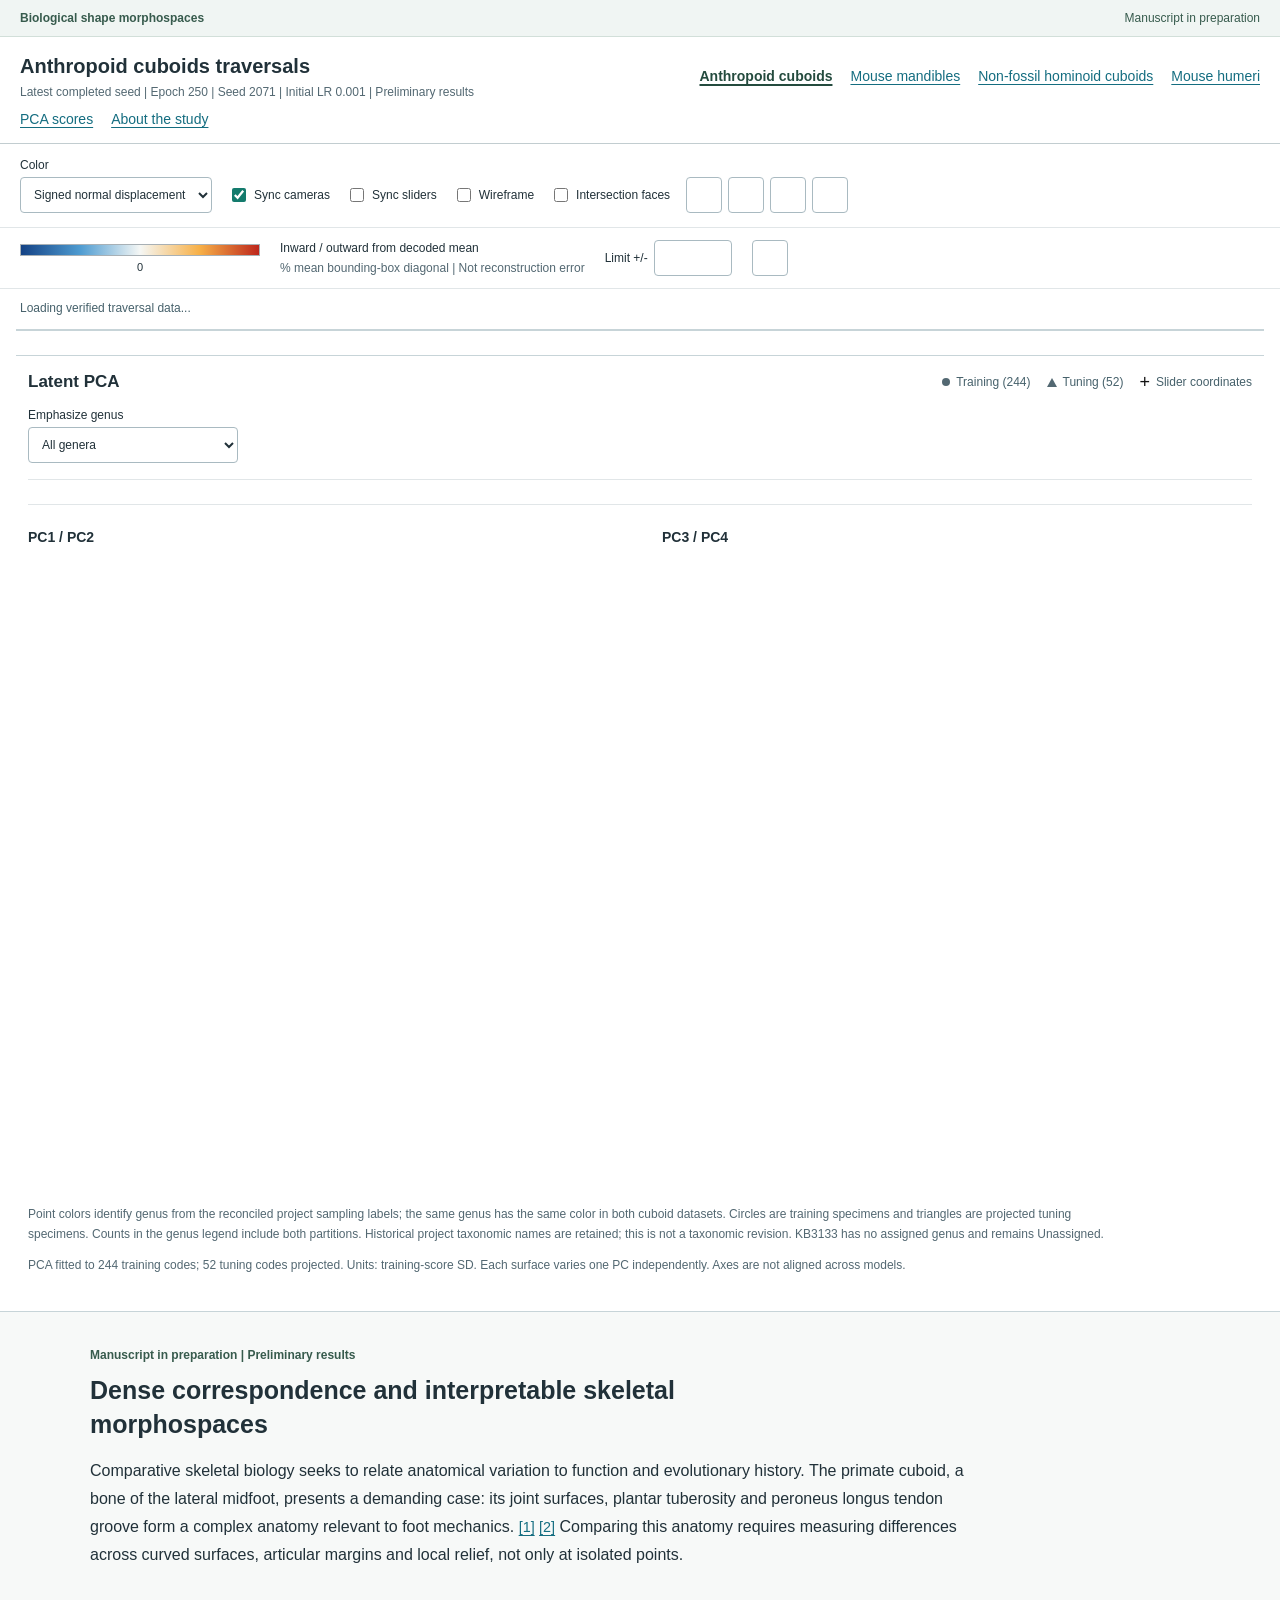
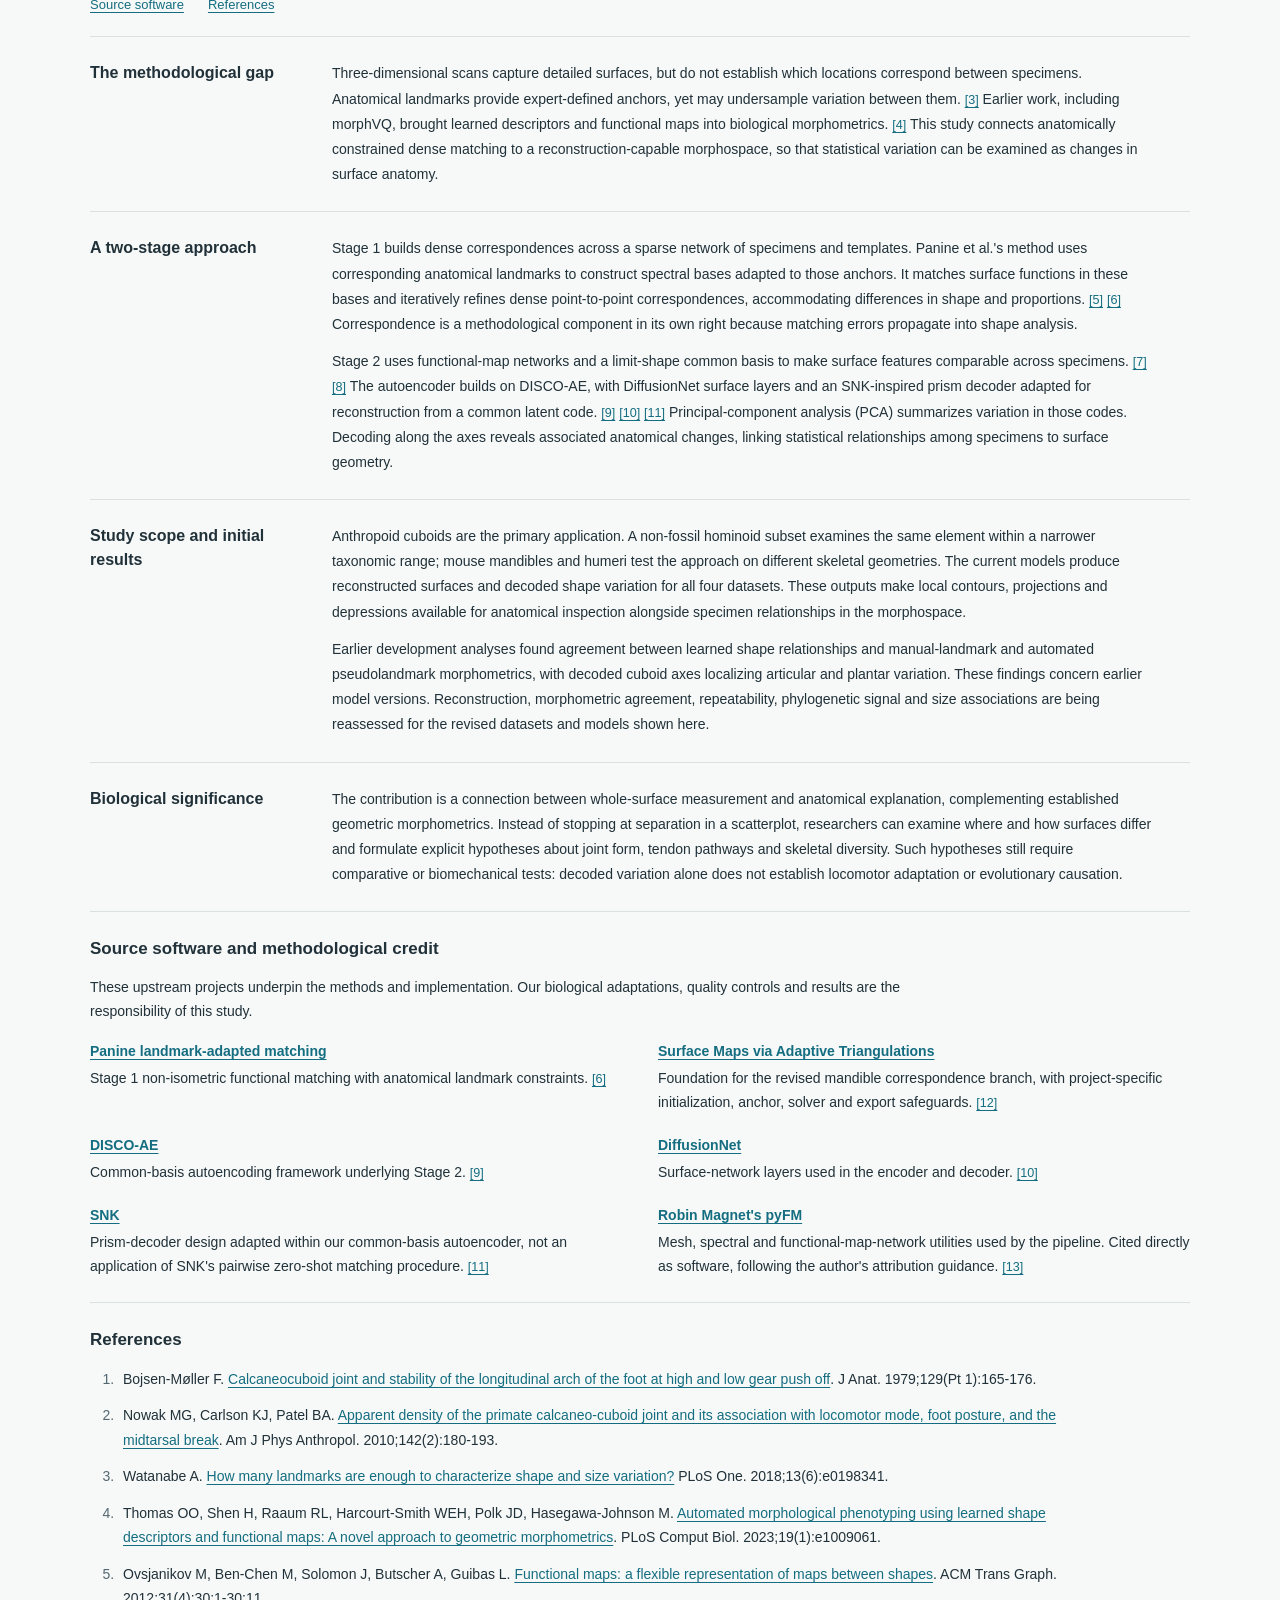
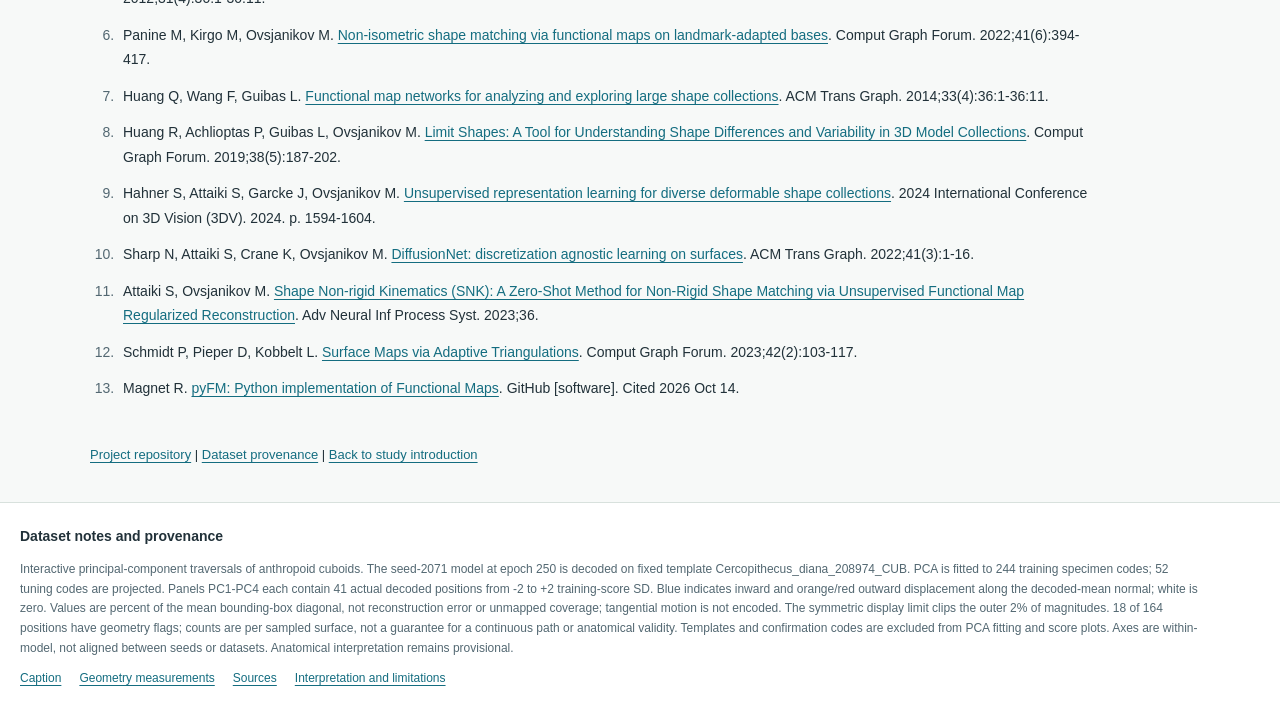
<file: site/index.html>
<!doctype html>
<html lang="en"><head><meta charset="utf-8"><meta name="viewport" content="width=device-width,initial-scale=1">
<meta http-equiv="refresh" content="0;url=cuboid/viewer/"><title>Current model traversals</title></head>
<body><p><a href="cuboid/viewer/">Open current model traversals</a></p></body></html>
</file>
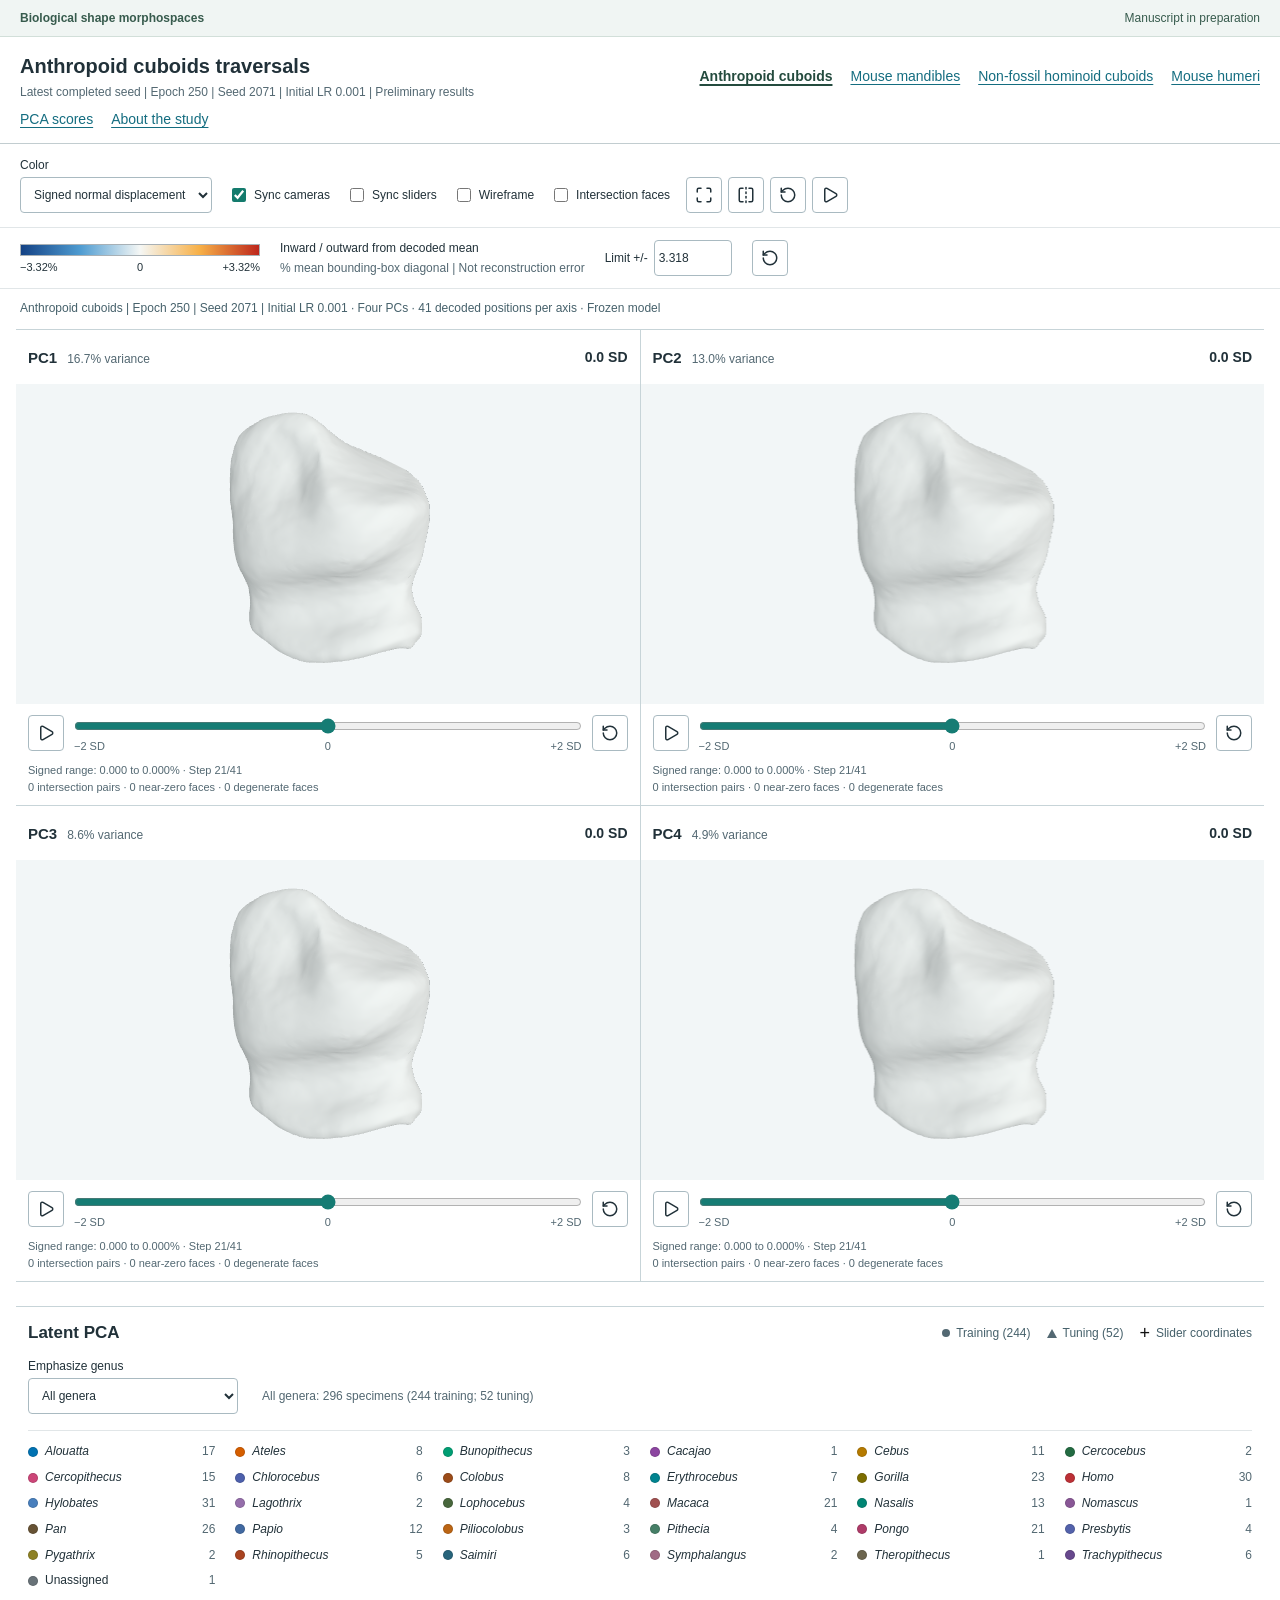
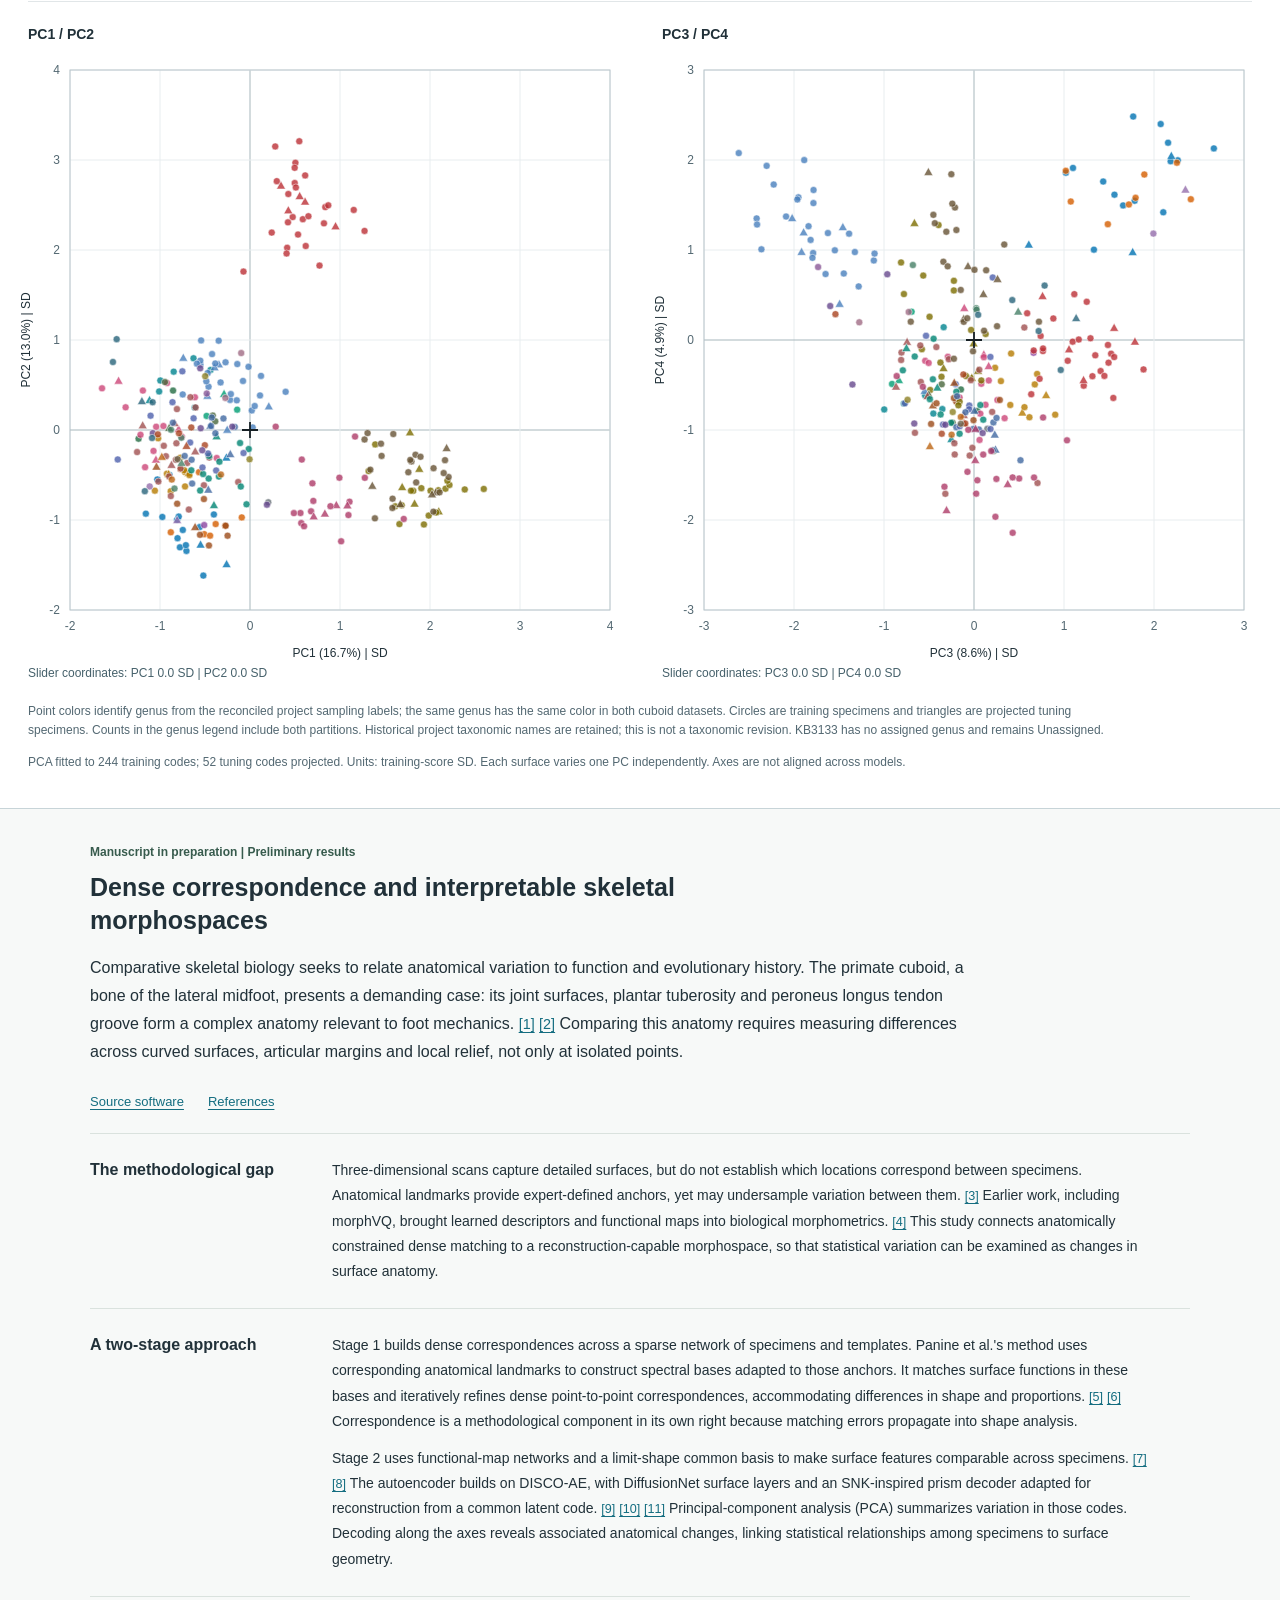
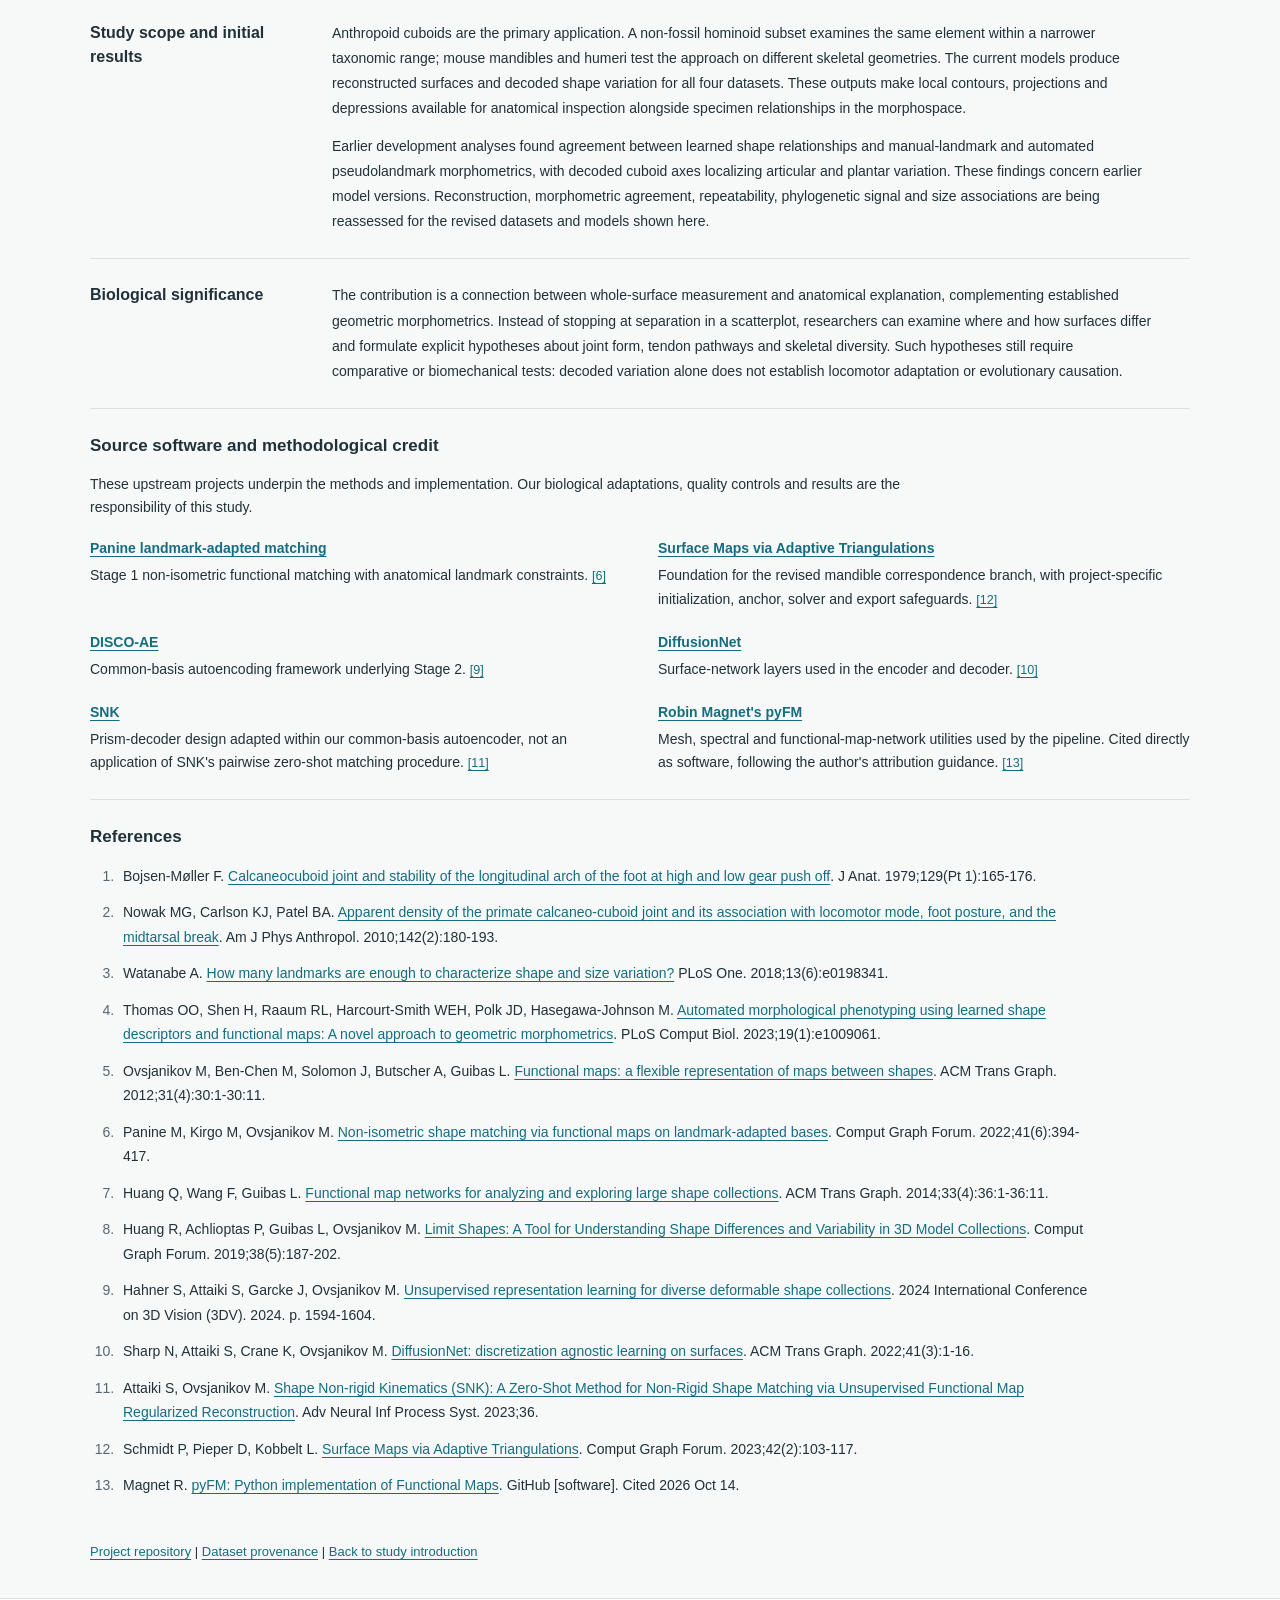
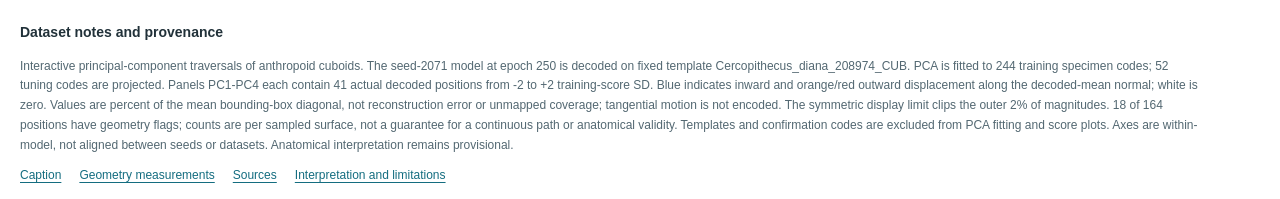
<file: site/cuboid/viewer/index.html>
<!doctype html>
<html lang="en">
<head>
  <meta charset="utf-8">
  <meta name="viewport" content="width=device-width,initial-scale=1">
  <title>Anthropoid cuboids | Current model traversals</title>
  <link rel="stylesheet" href="traversals.css?v=references-20261014">
  <script type="importmap">{"imports":{"three":"./vendor/three.module.min.js"}}</script>
</head>
<body>
  <div class="project-masthead"><span>Biological shape morphospaces</span><span>Manuscript in preparation</span></div>
  <header>
    <div><h1>Anthropoid cuboids traversals</h1><p>Latest completed seed | Epoch 250 | Seed 2071 | Initial LR 0.001 | Preliminary results</p></div>
    <nav aria-label="Datasets"><a href="../../cuboid/viewer/" aria-current="page">Anthropoid cuboids</a><a href="../../mandible/viewer/">Mouse mandibles</a><a href="../../hominoids/viewer/">Non-fossil hominoid cuboids</a><a href="../../humeri/viewer/">Mouse humeri</a></nav><nav aria-label="Review sections"><a href="#scores">PCA scores</a><a href="#project">About the study</a></nav>
  </header>
  <section class="toolbar" aria-label="Traversal controls">
    <label>Color<select id="color"><option value="signed">Signed normal displacement</option><option value="neutral">Neutral surface</option></select></label>
    <label class="check"><input type="checkbox" id="sync-cameras" checked>Sync cameras</label>
    <label class="check"><input type="checkbox" id="sync-sliders">Sync sliders</label>
    <label class="check"><input type="checkbox" id="wire">Wireframe</label>
    <label class="check"><input type="checkbox" id="defects">Intersection faces</label>
    <div class="tools">
      <button id="fit" title="Fit all surfaces" aria-label="Fit all surfaces"><i data-lucide="maximize"></i></button>
      <button id="flip" title="Opposite side" aria-label="Opposite side"><i data-lucide="flip-horizontal"></i></button>
      <button id="zero-all" title="Reset all axes to the decoded mean" aria-label="Reset all axes to the decoded mean"><i data-lucide="rotate-ccw"></i></button>
      <button id="play-all" title="Play all traversals" aria-label="Play all traversals"><i data-lucide="play"></i></button>
    </div>
  </section>
  <section id="scale-bar" class="scale-bar" aria-label="Signed displacement scale">
    <div class="color-scale"><div class="ramp"></div><div class="ticks"><span id="negative-label"></span><span>0</span><span id="positive-label"></span></div></div>
    <div class="scale-copy"><strong>Inward / outward from decoded mean</strong><span>% mean bounding-box diagonal | Not reconstruction error</span></div>
    <label class="scale-input">Limit +/-<input id="limit" type="number" step="0.1" min="0.01" max="20" aria-label="Shared signed displacement limit"></label>
    <button id="scale-reset" title="Restore the shared 98th-percentile scale" aria-label="Restore default color scale"><i data-lucide="rotate-ccw"></i></button>
  </section>
  <p id="status" role="status">Loading verified traversal data...</p>
  <main id="grid" aria-label="Four decoded principal components"></main>
  <section id="scores" class="scores genus-scores" aria-labelledby="scores-title">
    <div class="scores-heading"><h2 id="scores-title">Latent PCA</h2><div class="score-legend"><span><b class="training-symbol"></b>Training (244)</span><span><b class="tuning-symbol"></b>Tuning (52)</span><span><b class="guide-symbol">+</b>Slider coordinates</span></div></div>
    <div class="genus-toolbar"><label for="genus-select">Emphasize genus<select id="genus-select"><option value="">All genera</option></select></label><output id="genus-summary" aria-live="polite"></output></div><ul id="genus-legend" class="genus-legend" aria-label="Genus colors and plotted specimen counts"></ul>
    <div class="plots"><section class="plot-panel"><h3>PC1 / PC2</h3><svg id="scores12" class="score-plot" role="img" aria-label="Training and tuning specimen scores on PC1 and PC2"></svg><output id="score-guide12" class="score-position"></output></section><section class="plot-panel"><h3>PC3 / PC4</h3><svg id="scores34" class="score-plot" role="img" aria-label="Training and tuning specimen scores on PC3 and PC4"></svg><output id="score-guide34" class="score-position"></output></section></div>
    <p class="taxonomy-note">Point colors identify genus from the reconciled project sampling labels; the same genus has the same color in both cuboid datasets. Circles are training specimens and triangles are projected tuning specimens. Counts in the genus legend include both partitions. Historical project taxonomic names are retained; this is not a taxonomic revision. KB3133 has no assigned genus and remains Unassigned.</p>
    <p class="score-note">PCA fitted to 244 training codes; 52 tuning codes projected. Units: training-score SD. Each surface varies one PC independently. Axes are not aligned across models.</p>
  </section>
  <div id="score-tooltip" class="score-tooltip" role="status" hidden></div>
  <!-- PROJECT OVERVIEW START -->
<section id="project" class="project-overview" aria-labelledby="project-title">
<div class="project-inner">
<p class="publication-status">Manuscript in preparation | Preliminary results</p>
<h2 id="project-title">Dense correspondence and interpretable skeletal morphospaces</h2>
<p class="project-introduction">Comparative skeletal biology seeks to relate anatomical variation to function and evolutionary history. The primate cuboid, a bone of the lateral midfoot, presents a demanding case: its joint surfaces, plantar tuberosity and peroneus longus tendon groove form a complex anatomy relevant to foot mechanics. <a class="citation" href="#ref-bojsen1979" aria-label="Reference 1: Calcaneocuboid joint and stability of the longitudinal arch of the foot at high and low gear push off">[1]</a> <a class="citation" href="#ref-nowak2010" aria-label="Reference 2: Apparent density of the primate calcaneo-cuboid joint and its association with locomotor mode, foot posture, and the midtarsal break">[2]</a> Comparing this anatomy requires measuring differences across curved surfaces, articular margins and local relief, not only at isolated points.</p>
<nav class="project-links" aria-label="Study sources"><a href="#software">Source software</a><a href="#references">References</a></nav>
<section class="project-section"><h3>The methodological gap</h3>
<p>Three-dimensional scans capture detailed surfaces, but do not establish which locations correspond between specimens. Anatomical landmarks provide expert-defined anchors, yet may undersample variation between them. <a class="citation" href="#ref-watanabe2018" aria-label="Reference 3: How many landmarks are enough to characterize shape and size variation?">[3]</a> Earlier work, including morphVQ, brought learned descriptors and functional maps into biological morphometrics. <a class="citation" href="#ref-thomas2023" aria-label="Reference 4: Automated morphological phenotyping using learned shape descriptors and functional maps: A novel approach to geometric morphometrics">[4]</a> This study connects anatomically constrained dense matching to a reconstruction-capable morphospace, so that statistical variation can be examined as changes in surface anatomy.</p>
</section>
<section class="project-section"><h3>A two-stage approach</h3>
<p>Stage 1 builds dense correspondences across a sparse network of specimens and templates. Panine et al.&#x27;s method uses corresponding anatomical landmarks to construct spectral bases adapted to those anchors. It matches surface functions in these bases and iteratively refines dense point-to-point correspondences, accommodating differences in shape and proportions. <a class="citation" href="#ref-ovsjanikov2012" aria-label="Reference 5: Functional maps: a flexible representation of maps between shapes">[5]</a> <a class="citation" href="#ref-panine2022" aria-label="Reference 6: Non-isometric shape matching via functional maps on landmark-adapted bases">[6]</a> Correspondence is a methodological component in its own right because matching errors propagate into shape analysis.</p>
<p>Stage 2 uses functional-map networks and a limit-shape common basis to make surface features comparable across specimens. <a class="citation" href="#ref-huang2014" aria-label="Reference 7: Functional map networks for analyzing and exploring large shape collections">[7]</a> <a class="citation" href="#ref-huang2019" aria-label="Reference 8: Limit Shapes: A Tool for Understanding Shape Differences and Variability in 3D Model Collections">[8]</a> The autoencoder builds on DISCO-AE, with DiffusionNet surface layers and an SNK-inspired prism decoder adapted for reconstruction from a common latent code. <a class="citation" href="#ref-hahner2024" aria-label="Reference 9: Unsupervised representation learning for diverse deformable shape collections">[9]</a> <a class="citation" href="#ref-sharp2022" aria-label="Reference 10: DiffusionNet: discretization agnostic learning on surfaces">[10]</a> <a class="citation" href="#ref-attaiki2023" aria-label="Reference 11: Shape Non-rigid Kinematics (SNK): A Zero-Shot Method for Non-Rigid Shape Matching via Unsupervised Functional Map Regularized Reconstruction">[11]</a> Principal-component analysis (PCA) summarizes variation in those codes. Decoding along the axes reveals associated anatomical changes, linking statistical relationships among specimens to surface geometry.</p>
</section>
<section class="project-section"><h3>Study scope and initial results</h3>
<p>Anthropoid cuboids are the primary application. A non-fossil hominoid subset examines the same element within a narrower taxonomic range; mouse mandibles and humeri test the approach on different skeletal geometries. The current models produce reconstructed surfaces and decoded shape variation for all four datasets. These outputs make local contours, projections and depressions available for anatomical inspection alongside specimen relationships in the morphospace.</p>
<p>Earlier development analyses found agreement between learned shape relationships and manual-landmark and automated pseudolandmark morphometrics, with decoded cuboid axes localizing articular and plantar variation. These findings concern earlier model versions. Reconstruction, morphometric agreement, repeatability, phylogenetic signal and size associations are being reassessed for the revised datasets and models shown here.</p>
</section>
<section class="project-section"><h3>Biological significance</h3>
<p>The contribution is a connection between whole-surface measurement and anatomical explanation, complementing established geometric morphometrics. Instead of stopping at separation in a scatterplot, researchers can examine where and how surfaces differ and formulate explicit hypotheses about joint form, tendon pathways and skeletal diversity. Such hypotheses still require comparative or biomechanical tests: decoded variation alone does not establish locomotor adaptation or evolutionary causation.</p>
</section>
<section id="software" class="project-sources" aria-labelledby="software-title">
<h3 id="software-title">Source software and methodological credit</h3>
<p>These upstream projects underpin the methods and implementation. Our biological adaptations, quality controls and results are the responsibility of this study.</p>
<ul class="software-list">
<li><a href="https://github.com/mpanine/DirichletSteklovLandmarkMatching">Panine landmark-adapted matching</a><p>Stage 1 non-isometric functional matching with anatomical landmark constraints. <a class="citation" href="#ref-panine2022" aria-label="Reference 6: Non-isometric shape matching via functional maps on landmark-adapted bases">[6]</a></p></li>
<li><a href="https://github.com/patr-schm/surface-maps-via-adaptive-triangulations">Surface Maps via Adaptive Triangulations</a><p>Foundation for the revised mandible correspondence branch, with project-specific initialization, anchor, solver and export safeguards. <a class="citation" href="#ref-schmidt2023" aria-label="Reference 12: Surface Maps via Adaptive Triangulations">[12]</a></p></li>
<li><a href="https://github.com/Fraunhofer-SCAI/DISCO-AE">DISCO-AE</a><p>Common-basis autoencoding framework underlying Stage 2. <a class="citation" href="#ref-hahner2024" aria-label="Reference 9: Unsupervised representation learning for diverse deformable shape collections">[9]</a></p></li>
<li><a href="https://github.com/nmwsharp/diffusion-net">DiffusionNet</a><p>Surface-network layers used in the encoder and decoder. <a class="citation" href="#ref-sharp2022" aria-label="Reference 10: DiffusionNet: discretization agnostic learning on surfaces">[10]</a></p></li>
<li><a href="https://github.com/pvnieo/SNK">SNK</a><p>Prism-decoder design adapted within our common-basis autoencoder, not an application of SNK&#x27;s pairwise zero-shot matching procedure. <a class="citation" href="#ref-attaiki2023" aria-label="Reference 11: Shape Non-rigid Kinematics (SNK): A Zero-Shot Method for Non-Rigid Shape Matching via Unsupervised Functional Map Regularized Reconstruction">[11]</a></p></li>
<li><a href="https://github.com/RobinMagnet/pyFM">Robin Magnet&#x27;s pyFM</a><p>Mesh, spectral and functional-map-network utilities used by the pipeline. Cited directly as software, following the author&#x27;s attribution guidance. <a class="citation" href="#ref-magnetpyfm" aria-label="Reference 13: pyFM: Python implementation of Functional Maps">[13]</a></p></li>
</ul></section>
<section id="references" class="project-sources" aria-labelledby="references-title">
<h3 id="references-title">References</h3>
<ol class="reference-list">
<li id="ref-bojsen1979" tabindex="-1">Bojsen-Møller F. <a href="https://pmc.ncbi.nlm.nih.gov/articles/PMC1233091/">Calcaneocuboid joint and stability of the longitudinal arch of the foot at high and low gear push off</a>. J Anat. 1979;129(Pt 1):165-176.</li>
<li id="ref-nowak2010" tabindex="-1">Nowak MG, Carlson KJ, Patel BA. <a href="https://doi.org/10.1002/ajpa.21210">Apparent density of the primate calcaneo-cuboid joint and its association with locomotor mode, foot posture, and the midtarsal break</a>. Am J Phys Anthropol. 2010;142(2):180-193.</li>
<li id="ref-watanabe2018" tabindex="-1">Watanabe A. <a href="https://doi.org/10.1371/journal.pone.0198341">How many landmarks are enough to characterize shape and size variation?</a> PLoS One. 2018;13(6):e0198341.</li>
<li id="ref-thomas2023" tabindex="-1">Thomas OO, Shen H, Raaum RL, Harcourt-Smith WEH, Polk JD, Hasegawa-Johnson M. <a href="https://doi.org/10.1371/journal.pcbi.1009061">Automated morphological phenotyping using learned shape descriptors and functional maps: A novel approach to geometric morphometrics</a>. PLoS Comput Biol. 2023;19(1):e1009061.</li>
<li id="ref-ovsjanikov2012" tabindex="-1">Ovsjanikov M, Ben-Chen M, Solomon J, Butscher A, Guibas L. <a href="https://doi.org/10.1145/2185520.2185526">Functional maps: a flexible representation of maps between shapes</a>. ACM Trans Graph. 2012;31(4):30:1-30:11.</li>
<li id="ref-panine2022" tabindex="-1">Panine M, Kirgo M, Ovsjanikov M. <a href="https://doi.org/10.1111/cgf.14579">Non-isometric shape matching via functional maps on landmark-adapted bases</a>. Comput Graph Forum. 2022;41(6):394-417.</li>
<li id="ref-huang2014" tabindex="-1">Huang Q, Wang F, Guibas L. <a href="https://doi.org/10.1145/2601097.2601111">Functional map networks for analyzing and exploring large shape collections</a>. ACM Trans Graph. 2014;33(4):36:1-36:11.</li>
<li id="ref-huang2019" tabindex="-1">Huang R, Achlioptas P, Guibas L, Ovsjanikov M. <a href="https://doi.org/10.1111/cgf.13799">Limit Shapes: A Tool for Understanding Shape Differences and Variability in 3D Model Collections</a>. Comput Graph Forum. 2019;38(5):187-202.</li>
<li id="ref-hahner2024" tabindex="-1">Hahner S, Attaiki S, Garcke J, Ovsjanikov M. <a href="https://doi.org/10.1109/3DV62453.2024.00158">Unsupervised representation learning for diverse deformable shape collections</a>. 2024 International Conference on 3D Vision (3DV). 2024. p. 1594-1604.</li>
<li id="ref-sharp2022" tabindex="-1">Sharp N, Attaiki S, Crane K, Ovsjanikov M. <a href="https://doi.org/10.1145/3507905">DiffusionNet: discretization agnostic learning on surfaces</a>. ACM Trans Graph. 2022;41(3):1-16.</li>
<li id="ref-attaiki2023" tabindex="-1">Attaiki S, Ovsjanikov M. <a href="https://proceedings.neurips.cc/paper_files/paper/2023/hash/dd9b76f050a86a3ded6135ad3556e786-Abstract-Conference.html">Shape Non-rigid Kinematics (SNK): A Zero-Shot Method for Non-Rigid Shape Matching via Unsupervised Functional Map Regularized Reconstruction</a>. Adv Neural Inf Process Syst. 2023;36.</li>
<li id="ref-schmidt2023" tabindex="-1">Schmidt P, Pieper D, Kobbelt L. <a href="https://doi.org/10.1111/cgf.14747">Surface Maps via Adaptive Triangulations</a>. Comput Graph Forum. 2023;42(2):103-117.</li>
<li id="ref-magnetpyfm" tabindex="-1">Magnet R. <a href="https://github.com/RobinMagnet/pyFM">pyFM: Python implementation of Functional Maps</a>. GitHub [software]. Cited 2026 Oct 14.</li>
</ol></section>
<p class="project-source"><a href="https://github.com/oothomas/anthropoid-cuboid-signed-traversal-viewer">Project repository</a> | <a href="../traversals/provenance.json">Dataset provenance</a> | <a href="#project">Back to study introduction</a></p>
</div></section>
<!-- PROJECT OVERVIEW END -->
<footer>
    <h2>Dataset notes and provenance</h2>
    <p>Interactive principal-component traversals of anthropoid cuboids. The seed-2071 model at epoch 250 is decoded on fixed template Cercopithecus_diana_208974_CUB. PCA is fitted to 244 training specimen codes; 52 tuning codes are projected. Panels PC1-PC4 each contain 41 actual decoded positions from -2 to +2 training-score SD. Blue indicates inward and orange/red outward displacement along the decoded-mean normal; white is zero. Values are percent of the mean bounding-box diagonal, not reconstruction error or unmapped coverage; tangential motion is not encoded. The symmetric display limit clips the outer 2% of magnitudes. 18 of 164 positions have geometry flags; counts are per sampled surface, not a guarantee for a continuous path or anatomical validity. Templates and confirmation codes are excluded from PCA fitting and score plots. Axes are within-model, not aligned between seeds or datasets. Anatomical interpretation remains provisional.
</p>
    <nav aria-label="Evidence"><a href="../traversals/caption.txt">Caption</a><a href="../traversals/geometry.csv">Geometry measurements</a><a href="../traversals/provenance.json">Sources</a><a href="../traversals/limitations.txt">Interpretation and limitations</a></nav>
  </footer>
  <script src="vendor/lucide.min.js"></script>
  <script type="module" src="traversals.js?v=presentation-20261014"></script>
</body>
</html>
</file>
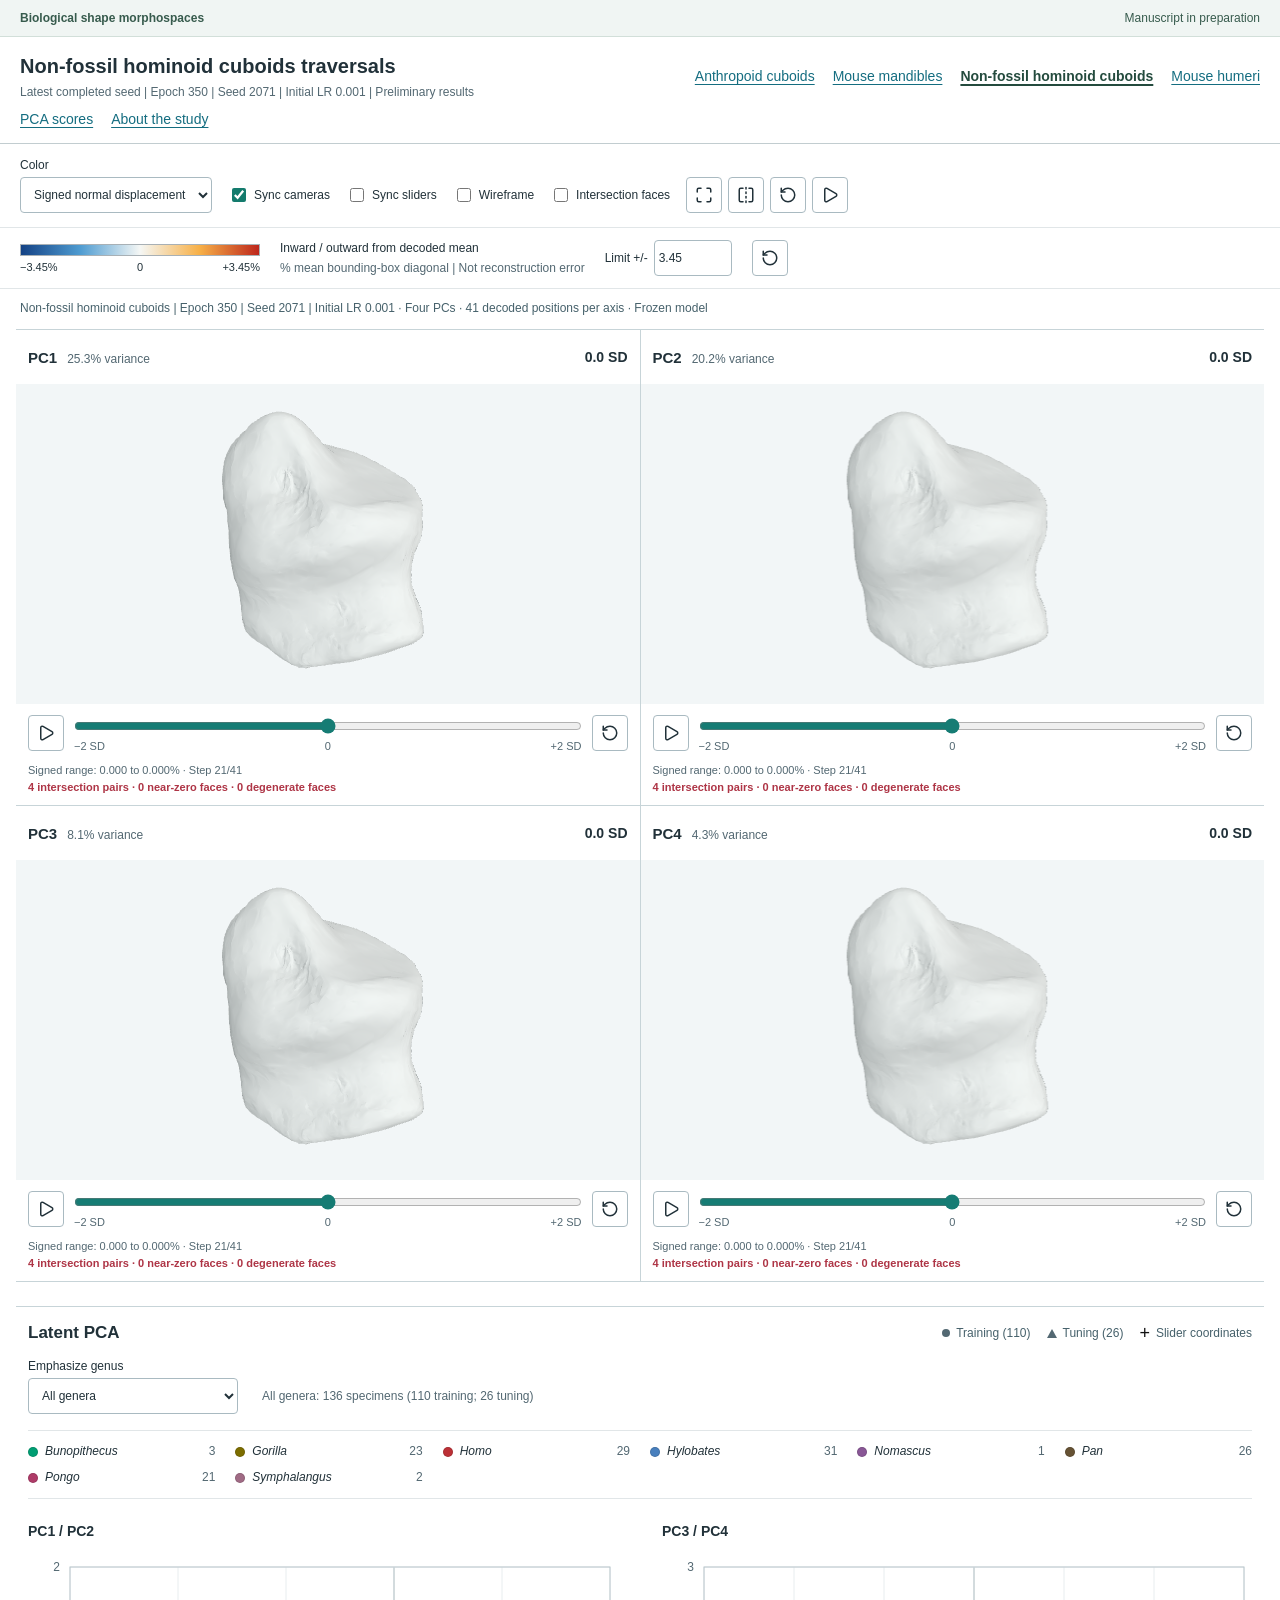
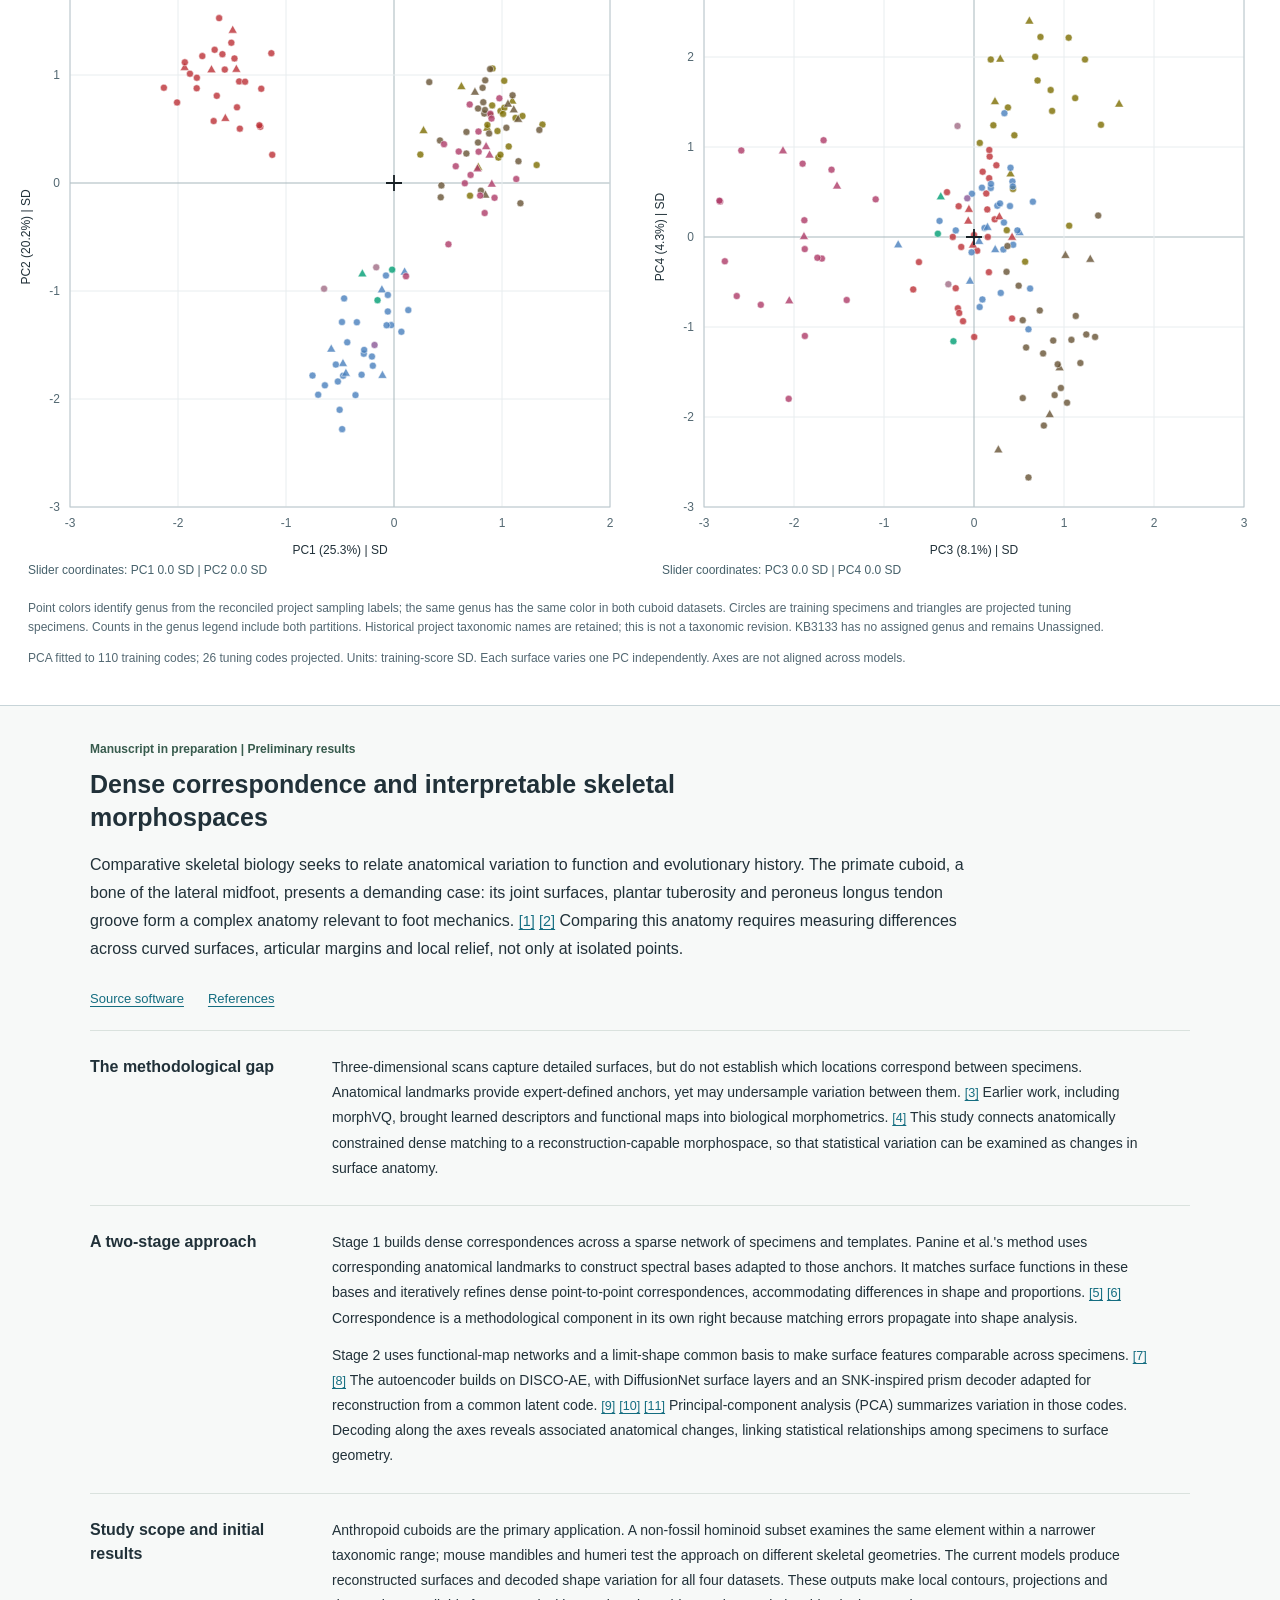
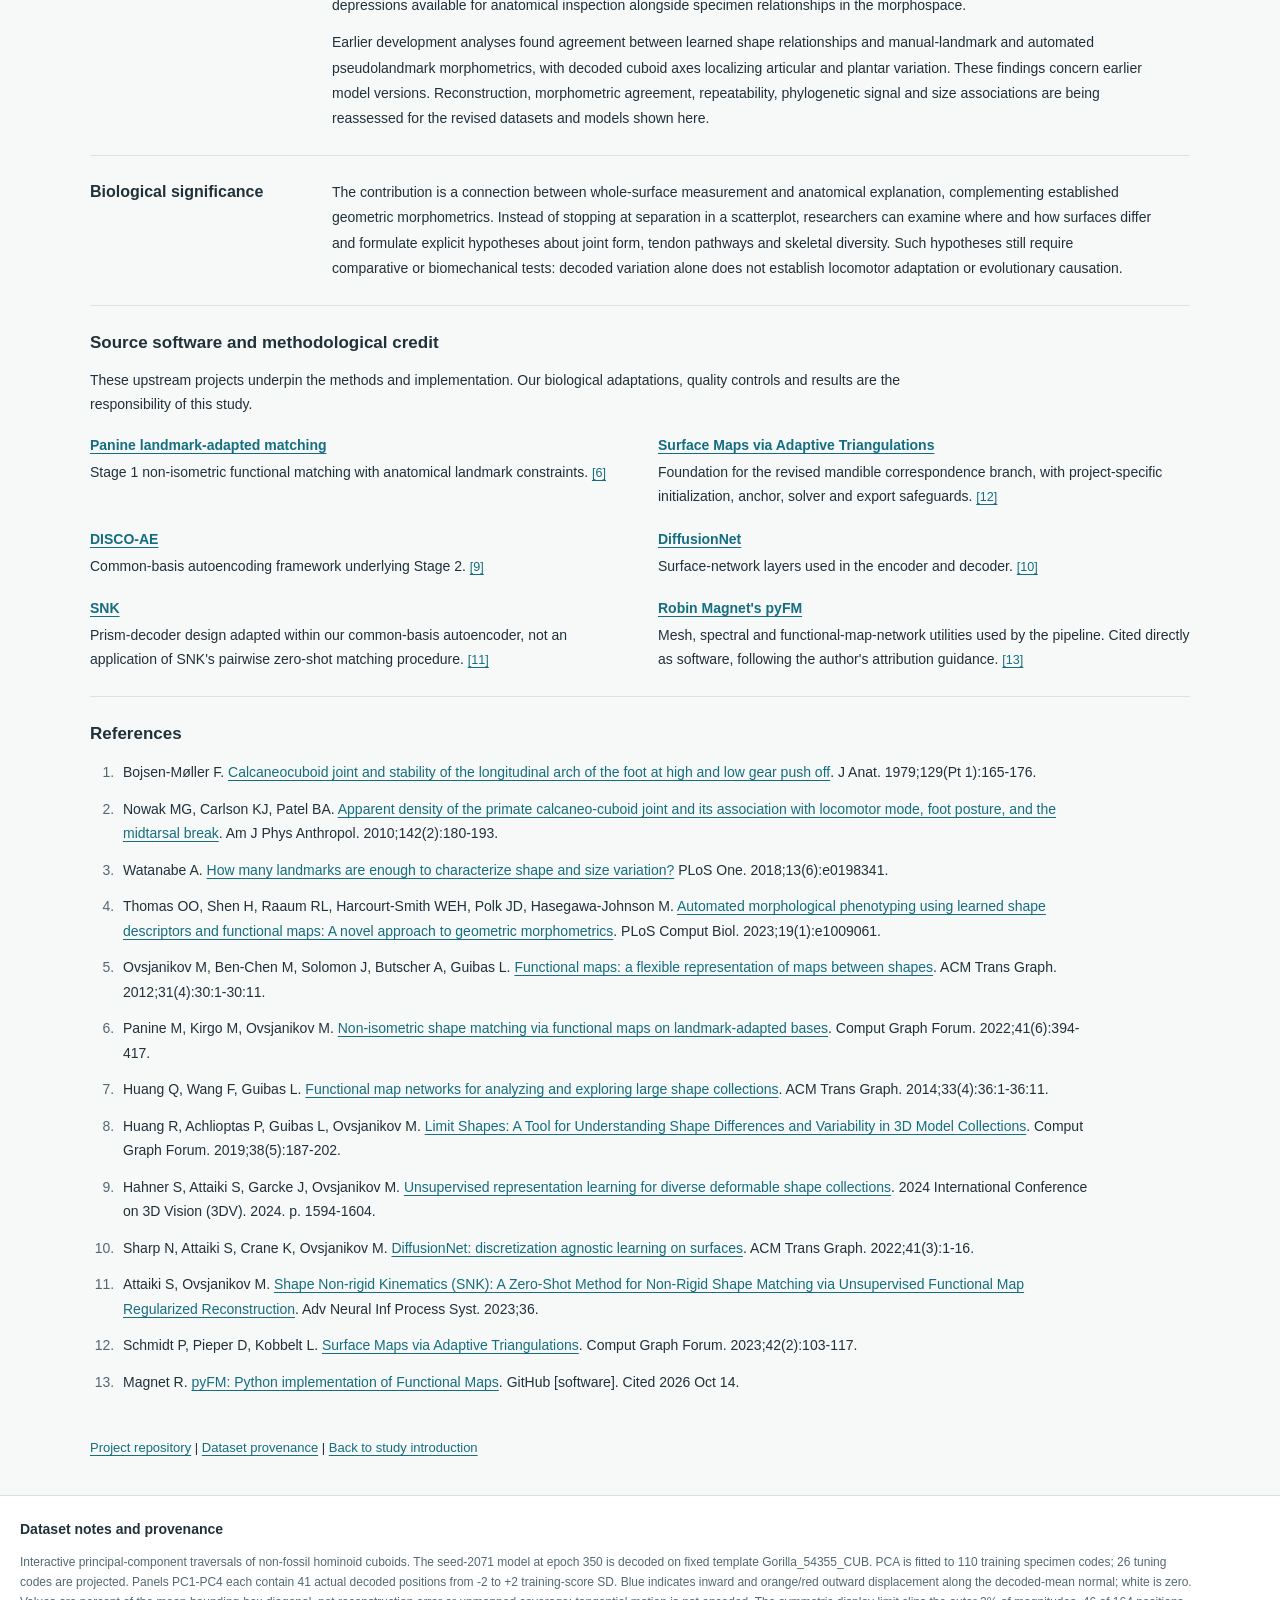
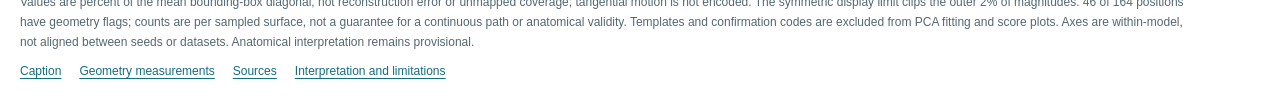
<file: site/hominoids/viewer/index.html>
<!doctype html>
<html lang="en">
<head>
  <meta charset="utf-8">
  <meta name="viewport" content="width=device-width,initial-scale=1">
  <title>Non-fossil hominoid cuboids | Current model traversals</title>
  <link rel="stylesheet" href="traversals.css?v=references-20261014">
  <script type="importmap">{"imports":{"three":"./vendor/three.module.min.js"}}</script>
</head>
<body>
  <div class="project-masthead"><span>Biological shape morphospaces</span><span>Manuscript in preparation</span></div>
  <header>
    <div><h1>Non-fossil hominoid cuboids traversals</h1><p>Latest completed seed | Epoch 350 | Seed 2071 | Initial LR 0.001 | Preliminary results</p></div>
    <nav aria-label="Datasets"><a href="../../cuboid/viewer/">Anthropoid cuboids</a><a href="../../mandible/viewer/">Mouse mandibles</a><a href="../../hominoids/viewer/" aria-current="page">Non-fossil hominoid cuboids</a><a href="../../humeri/viewer/">Mouse humeri</a></nav><nav aria-label="Review sections"><a href="#scores">PCA scores</a><a href="#project">About the study</a></nav>
  </header>
  <section class="toolbar" aria-label="Traversal controls">
    <label>Color<select id="color"><option value="signed">Signed normal displacement</option><option value="neutral">Neutral surface</option></select></label>
    <label class="check"><input type="checkbox" id="sync-cameras" checked>Sync cameras</label>
    <label class="check"><input type="checkbox" id="sync-sliders">Sync sliders</label>
    <label class="check"><input type="checkbox" id="wire">Wireframe</label>
    <label class="check"><input type="checkbox" id="defects">Intersection faces</label>
    <div class="tools">
      <button id="fit" title="Fit all surfaces" aria-label="Fit all surfaces"><i data-lucide="maximize"></i></button>
      <button id="flip" title="Opposite side" aria-label="Opposite side"><i data-lucide="flip-horizontal"></i></button>
      <button id="zero-all" title="Reset all axes to the decoded mean" aria-label="Reset all axes to the decoded mean"><i data-lucide="rotate-ccw"></i></button>
      <button id="play-all" title="Play all traversals" aria-label="Play all traversals"><i data-lucide="play"></i></button>
    </div>
  </section>
  <section id="scale-bar" class="scale-bar" aria-label="Signed displacement scale">
    <div class="color-scale"><div class="ramp"></div><div class="ticks"><span id="negative-label"></span><span>0</span><span id="positive-label"></span></div></div>
    <div class="scale-copy"><strong>Inward / outward from decoded mean</strong><span>% mean bounding-box diagonal | Not reconstruction error</span></div>
    <label class="scale-input">Limit +/-<input id="limit" type="number" step="0.1" min="0.01" max="20" aria-label="Shared signed displacement limit"></label>
    <button id="scale-reset" title="Restore the shared 98th-percentile scale" aria-label="Restore default color scale"><i data-lucide="rotate-ccw"></i></button>
  </section>
  <p id="status" role="status">Loading verified traversal data...</p>
  <main id="grid" aria-label="Four decoded principal components"></main>
  <section id="scores" class="scores genus-scores" aria-labelledby="scores-title">
    <div class="scores-heading"><h2 id="scores-title">Latent PCA</h2><div class="score-legend"><span><b class="training-symbol"></b>Training (110)</span><span><b class="tuning-symbol"></b>Tuning (26)</span><span><b class="guide-symbol">+</b>Slider coordinates</span></div></div>
    <div class="genus-toolbar"><label for="genus-select">Emphasize genus<select id="genus-select"><option value="">All genera</option></select></label><output id="genus-summary" aria-live="polite"></output></div><ul id="genus-legend" class="genus-legend" aria-label="Genus colors and plotted specimen counts"></ul>
    <div class="plots"><section class="plot-panel"><h3>PC1 / PC2</h3><svg id="scores12" class="score-plot" role="img" aria-label="Training and tuning specimen scores on PC1 and PC2"></svg><output id="score-guide12" class="score-position"></output></section><section class="plot-panel"><h3>PC3 / PC4</h3><svg id="scores34" class="score-plot" role="img" aria-label="Training and tuning specimen scores on PC3 and PC4"></svg><output id="score-guide34" class="score-position"></output></section></div>
    <p class="taxonomy-note">Point colors identify genus from the reconciled project sampling labels; the same genus has the same color in both cuboid datasets. Circles are training specimens and triangles are projected tuning specimens. Counts in the genus legend include both partitions. Historical project taxonomic names are retained; this is not a taxonomic revision. KB3133 has no assigned genus and remains Unassigned.</p>
    <p class="score-note">PCA fitted to 110 training codes; 26 tuning codes projected. Units: training-score SD. Each surface varies one PC independently. Axes are not aligned across models.</p>
  </section>
  <div id="score-tooltip" class="score-tooltip" role="status" hidden></div>
  <!-- PROJECT OVERVIEW START -->
<section id="project" class="project-overview" aria-labelledby="project-title">
<div class="project-inner">
<p class="publication-status">Manuscript in preparation | Preliminary results</p>
<h2 id="project-title">Dense correspondence and interpretable skeletal morphospaces</h2>
<p class="project-introduction">Comparative skeletal biology seeks to relate anatomical variation to function and evolutionary history. The primate cuboid, a bone of the lateral midfoot, presents a demanding case: its joint surfaces, plantar tuberosity and peroneus longus tendon groove form a complex anatomy relevant to foot mechanics. <a class="citation" href="#ref-bojsen1979" aria-label="Reference 1: Calcaneocuboid joint and stability of the longitudinal arch of the foot at high and low gear push off">[1]</a> <a class="citation" href="#ref-nowak2010" aria-label="Reference 2: Apparent density of the primate calcaneo-cuboid joint and its association with locomotor mode, foot posture, and the midtarsal break">[2]</a> Comparing this anatomy requires measuring differences across curved surfaces, articular margins and local relief, not only at isolated points.</p>
<nav class="project-links" aria-label="Study sources"><a href="#software">Source software</a><a href="#references">References</a></nav>
<section class="project-section"><h3>The methodological gap</h3>
<p>Three-dimensional scans capture detailed surfaces, but do not establish which locations correspond between specimens. Anatomical landmarks provide expert-defined anchors, yet may undersample variation between them. <a class="citation" href="#ref-watanabe2018" aria-label="Reference 3: How many landmarks are enough to characterize shape and size variation?">[3]</a> Earlier work, including morphVQ, brought learned descriptors and functional maps into biological morphometrics. <a class="citation" href="#ref-thomas2023" aria-label="Reference 4: Automated morphological phenotyping using learned shape descriptors and functional maps: A novel approach to geometric morphometrics">[4]</a> This study connects anatomically constrained dense matching to a reconstruction-capable morphospace, so that statistical variation can be examined as changes in surface anatomy.</p>
</section>
<section class="project-section"><h3>A two-stage approach</h3>
<p>Stage 1 builds dense correspondences across a sparse network of specimens and templates. Panine et al.&#x27;s method uses corresponding anatomical landmarks to construct spectral bases adapted to those anchors. It matches surface functions in these bases and iteratively refines dense point-to-point correspondences, accommodating differences in shape and proportions. <a class="citation" href="#ref-ovsjanikov2012" aria-label="Reference 5: Functional maps: a flexible representation of maps between shapes">[5]</a> <a class="citation" href="#ref-panine2022" aria-label="Reference 6: Non-isometric shape matching via functional maps on landmark-adapted bases">[6]</a> Correspondence is a methodological component in its own right because matching errors propagate into shape analysis.</p>
<p>Stage 2 uses functional-map networks and a limit-shape common basis to make surface features comparable across specimens. <a class="citation" href="#ref-huang2014" aria-label="Reference 7: Functional map networks for analyzing and exploring large shape collections">[7]</a> <a class="citation" href="#ref-huang2019" aria-label="Reference 8: Limit Shapes: A Tool for Understanding Shape Differences and Variability in 3D Model Collections">[8]</a> The autoencoder builds on DISCO-AE, with DiffusionNet surface layers and an SNK-inspired prism decoder adapted for reconstruction from a common latent code. <a class="citation" href="#ref-hahner2024" aria-label="Reference 9: Unsupervised representation learning for diverse deformable shape collections">[9]</a> <a class="citation" href="#ref-sharp2022" aria-label="Reference 10: DiffusionNet: discretization agnostic learning on surfaces">[10]</a> <a class="citation" href="#ref-attaiki2023" aria-label="Reference 11: Shape Non-rigid Kinematics (SNK): A Zero-Shot Method for Non-Rigid Shape Matching via Unsupervised Functional Map Regularized Reconstruction">[11]</a> Principal-component analysis (PCA) summarizes variation in those codes. Decoding along the axes reveals associated anatomical changes, linking statistical relationships among specimens to surface geometry.</p>
</section>
<section class="project-section"><h3>Study scope and initial results</h3>
<p>Anthropoid cuboids are the primary application. A non-fossil hominoid subset examines the same element within a narrower taxonomic range; mouse mandibles and humeri test the approach on different skeletal geometries. The current models produce reconstructed surfaces and decoded shape variation for all four datasets. These outputs make local contours, projections and depressions available for anatomical inspection alongside specimen relationships in the morphospace.</p>
<p>Earlier development analyses found agreement between learned shape relationships and manual-landmark and automated pseudolandmark morphometrics, with decoded cuboid axes localizing articular and plantar variation. These findings concern earlier model versions. Reconstruction, morphometric agreement, repeatability, phylogenetic signal and size associations are being reassessed for the revised datasets and models shown here.</p>
</section>
<section class="project-section"><h3>Biological significance</h3>
<p>The contribution is a connection between whole-surface measurement and anatomical explanation, complementing established geometric morphometrics. Instead of stopping at separation in a scatterplot, researchers can examine where and how surfaces differ and formulate explicit hypotheses about joint form, tendon pathways and skeletal diversity. Such hypotheses still require comparative or biomechanical tests: decoded variation alone does not establish locomotor adaptation or evolutionary causation.</p>
</section>
<section id="software" class="project-sources" aria-labelledby="software-title">
<h3 id="software-title">Source software and methodological credit</h3>
<p>These upstream projects underpin the methods and implementation. Our biological adaptations, quality controls and results are the responsibility of this study.</p>
<ul class="software-list">
<li><a href="https://github.com/mpanine/DirichletSteklovLandmarkMatching">Panine landmark-adapted matching</a><p>Stage 1 non-isometric functional matching with anatomical landmark constraints. <a class="citation" href="#ref-panine2022" aria-label="Reference 6: Non-isometric shape matching via functional maps on landmark-adapted bases">[6]</a></p></li>
<li><a href="https://github.com/patr-schm/surface-maps-via-adaptive-triangulations">Surface Maps via Adaptive Triangulations</a><p>Foundation for the revised mandible correspondence branch, with project-specific initialization, anchor, solver and export safeguards. <a class="citation" href="#ref-schmidt2023" aria-label="Reference 12: Surface Maps via Adaptive Triangulations">[12]</a></p></li>
<li><a href="https://github.com/Fraunhofer-SCAI/DISCO-AE">DISCO-AE</a><p>Common-basis autoencoding framework underlying Stage 2. <a class="citation" href="#ref-hahner2024" aria-label="Reference 9: Unsupervised representation learning for diverse deformable shape collections">[9]</a></p></li>
<li><a href="https://github.com/nmwsharp/diffusion-net">DiffusionNet</a><p>Surface-network layers used in the encoder and decoder. <a class="citation" href="#ref-sharp2022" aria-label="Reference 10: DiffusionNet: discretization agnostic learning on surfaces">[10]</a></p></li>
<li><a href="https://github.com/pvnieo/SNK">SNK</a><p>Prism-decoder design adapted within our common-basis autoencoder, not an application of SNK&#x27;s pairwise zero-shot matching procedure. <a class="citation" href="#ref-attaiki2023" aria-label="Reference 11: Shape Non-rigid Kinematics (SNK): A Zero-Shot Method for Non-Rigid Shape Matching via Unsupervised Functional Map Regularized Reconstruction">[11]</a></p></li>
<li><a href="https://github.com/RobinMagnet/pyFM">Robin Magnet&#x27;s pyFM</a><p>Mesh, spectral and functional-map-network utilities used by the pipeline. Cited directly as software, following the author&#x27;s attribution guidance. <a class="citation" href="#ref-magnetpyfm" aria-label="Reference 13: pyFM: Python implementation of Functional Maps">[13]</a></p></li>
</ul></section>
<section id="references" class="project-sources" aria-labelledby="references-title">
<h3 id="references-title">References</h3>
<ol class="reference-list">
<li id="ref-bojsen1979" tabindex="-1">Bojsen-Møller F. <a href="https://pmc.ncbi.nlm.nih.gov/articles/PMC1233091/">Calcaneocuboid joint and stability of the longitudinal arch of the foot at high and low gear push off</a>. J Anat. 1979;129(Pt 1):165-176.</li>
<li id="ref-nowak2010" tabindex="-1">Nowak MG, Carlson KJ, Patel BA. <a href="https://doi.org/10.1002/ajpa.21210">Apparent density of the primate calcaneo-cuboid joint and its association with locomotor mode, foot posture, and the midtarsal break</a>. Am J Phys Anthropol. 2010;142(2):180-193.</li>
<li id="ref-watanabe2018" tabindex="-1">Watanabe A. <a href="https://doi.org/10.1371/journal.pone.0198341">How many landmarks are enough to characterize shape and size variation?</a> PLoS One. 2018;13(6):e0198341.</li>
<li id="ref-thomas2023" tabindex="-1">Thomas OO, Shen H, Raaum RL, Harcourt-Smith WEH, Polk JD, Hasegawa-Johnson M. <a href="https://doi.org/10.1371/journal.pcbi.1009061">Automated morphological phenotyping using learned shape descriptors and functional maps: A novel approach to geometric morphometrics</a>. PLoS Comput Biol. 2023;19(1):e1009061.</li>
<li id="ref-ovsjanikov2012" tabindex="-1">Ovsjanikov M, Ben-Chen M, Solomon J, Butscher A, Guibas L. <a href="https://doi.org/10.1145/2185520.2185526">Functional maps: a flexible representation of maps between shapes</a>. ACM Trans Graph. 2012;31(4):30:1-30:11.</li>
<li id="ref-panine2022" tabindex="-1">Panine M, Kirgo M, Ovsjanikov M. <a href="https://doi.org/10.1111/cgf.14579">Non-isometric shape matching via functional maps on landmark-adapted bases</a>. Comput Graph Forum. 2022;41(6):394-417.</li>
<li id="ref-huang2014" tabindex="-1">Huang Q, Wang F, Guibas L. <a href="https://doi.org/10.1145/2601097.2601111">Functional map networks for analyzing and exploring large shape collections</a>. ACM Trans Graph. 2014;33(4):36:1-36:11.</li>
<li id="ref-huang2019" tabindex="-1">Huang R, Achlioptas P, Guibas L, Ovsjanikov M. <a href="https://doi.org/10.1111/cgf.13799">Limit Shapes: A Tool for Understanding Shape Differences and Variability in 3D Model Collections</a>. Comput Graph Forum. 2019;38(5):187-202.</li>
<li id="ref-hahner2024" tabindex="-1">Hahner S, Attaiki S, Garcke J, Ovsjanikov M. <a href="https://doi.org/10.1109/3DV62453.2024.00158">Unsupervised representation learning for diverse deformable shape collections</a>. 2024 International Conference on 3D Vision (3DV). 2024. p. 1594-1604.</li>
<li id="ref-sharp2022" tabindex="-1">Sharp N, Attaiki S, Crane K, Ovsjanikov M. <a href="https://doi.org/10.1145/3507905">DiffusionNet: discretization agnostic learning on surfaces</a>. ACM Trans Graph. 2022;41(3):1-16.</li>
<li id="ref-attaiki2023" tabindex="-1">Attaiki S, Ovsjanikov M. <a href="https://proceedings.neurips.cc/paper_files/paper/2023/hash/dd9b76f050a86a3ded6135ad3556e786-Abstract-Conference.html">Shape Non-rigid Kinematics (SNK): A Zero-Shot Method for Non-Rigid Shape Matching via Unsupervised Functional Map Regularized Reconstruction</a>. Adv Neural Inf Process Syst. 2023;36.</li>
<li id="ref-schmidt2023" tabindex="-1">Schmidt P, Pieper D, Kobbelt L. <a href="https://doi.org/10.1111/cgf.14747">Surface Maps via Adaptive Triangulations</a>. Comput Graph Forum. 2023;42(2):103-117.</li>
<li id="ref-magnetpyfm" tabindex="-1">Magnet R. <a href="https://github.com/RobinMagnet/pyFM">pyFM: Python implementation of Functional Maps</a>. GitHub [software]. Cited 2026 Oct 14.</li>
</ol></section>
<p class="project-source"><a href="https://github.com/oothomas/anthropoid-cuboid-signed-traversal-viewer">Project repository</a> | <a href="../traversals/provenance.json">Dataset provenance</a> | <a href="#project">Back to study introduction</a></p>
</div></section>
<!-- PROJECT OVERVIEW END -->
<footer>
    <h2>Dataset notes and provenance</h2>
    <p>Interactive principal-component traversals of non-fossil hominoid cuboids. The seed-2071 model at epoch 350 is decoded on fixed template Gorilla_54355_CUB. PCA is fitted to 110 training specimen codes; 26 tuning codes are projected. Panels PC1-PC4 each contain 41 actual decoded positions from -2 to +2 training-score SD. Blue indicates inward and orange/red outward displacement along the decoded-mean normal; white is zero. Values are percent of the mean bounding-box diagonal, not reconstruction error or unmapped coverage; tangential motion is not encoded. The symmetric display limit clips the outer 2% of magnitudes. 46 of 164 positions have geometry flags; counts are per sampled surface, not a guarantee for a continuous path or anatomical validity. Templates and confirmation codes are excluded from PCA fitting and score plots. Axes are within-model, not aligned between seeds or datasets. Anatomical interpretation remains provisional.
</p>
    <nav aria-label="Evidence"><a href="../traversals/caption.txt">Caption</a><a href="../traversals/geometry.csv">Geometry measurements</a><a href="../traversals/provenance.json">Sources</a><a href="../traversals/limitations.txt">Interpretation and limitations</a></nav>
  </footer>
  <script src="vendor/lucide.min.js"></script>
  <script type="module" src="traversals.js?v=presentation-20261014"></script>
</body>
</html>
</file>
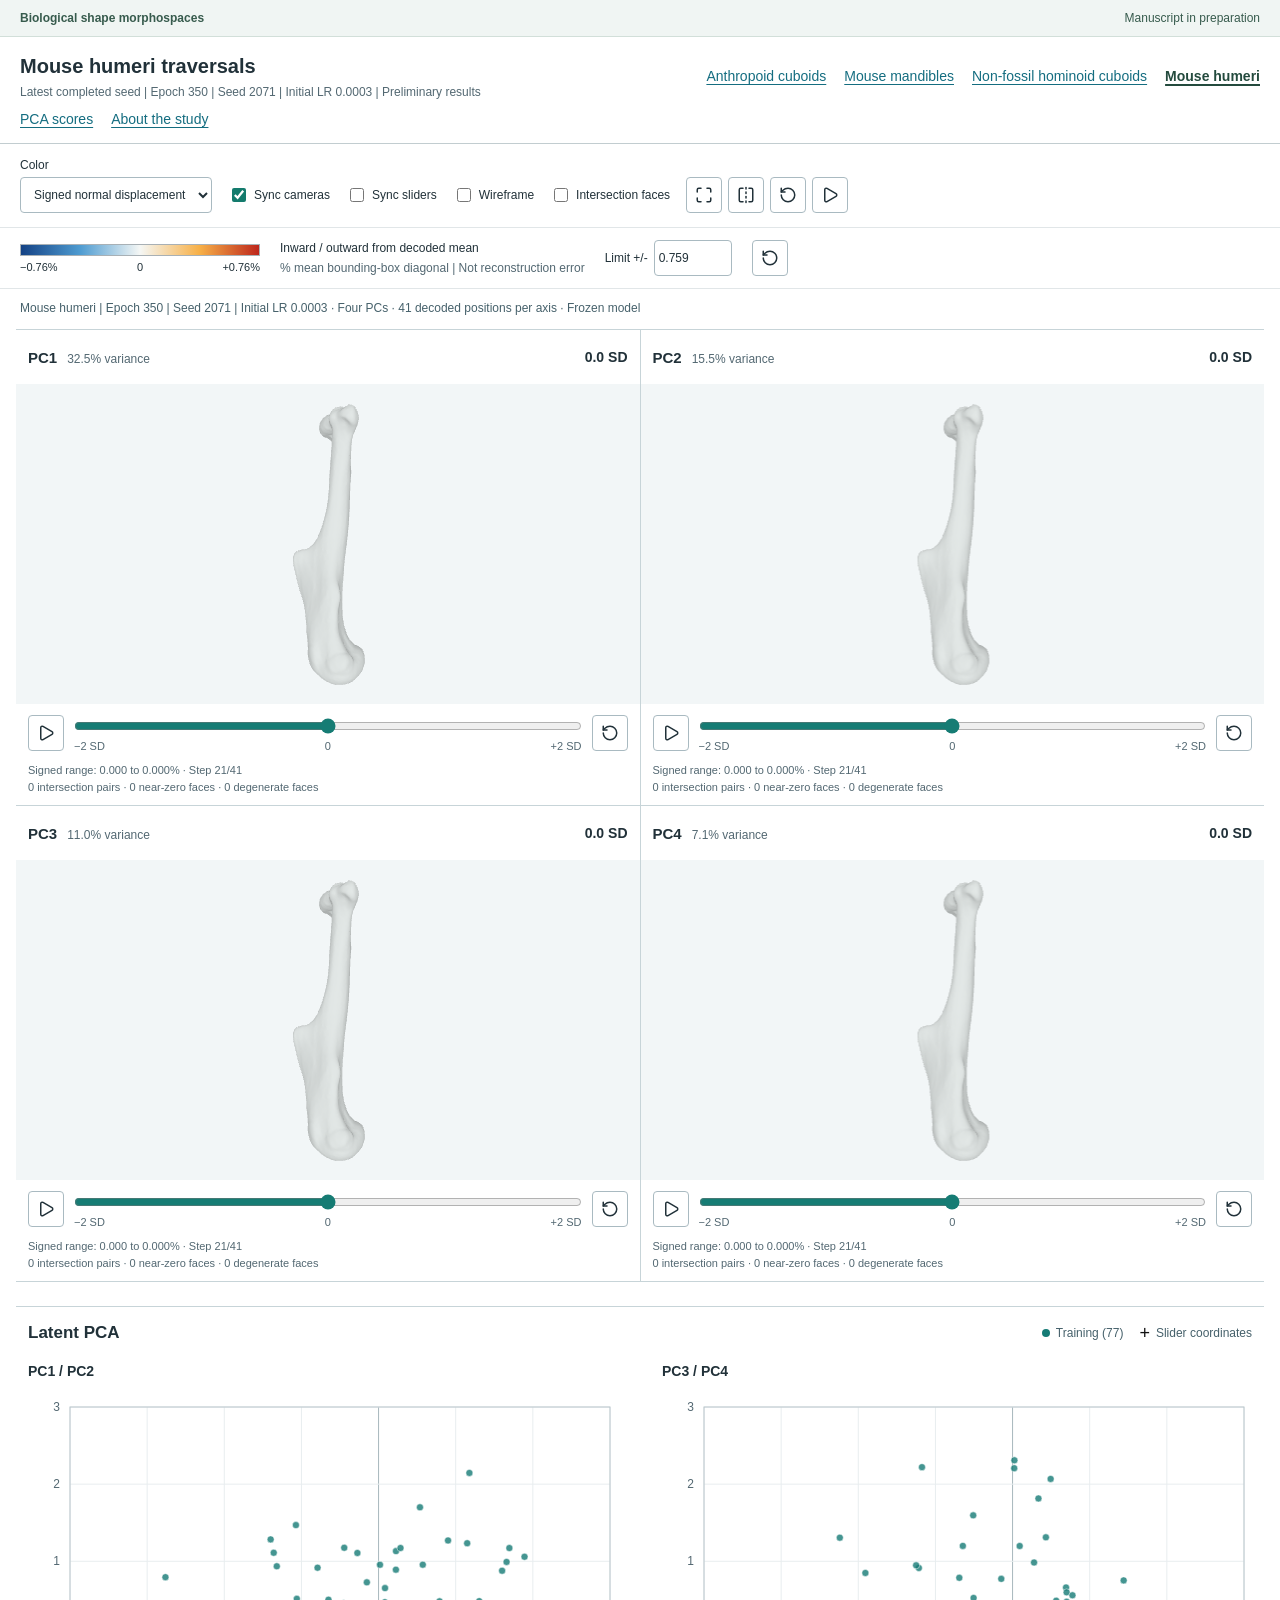
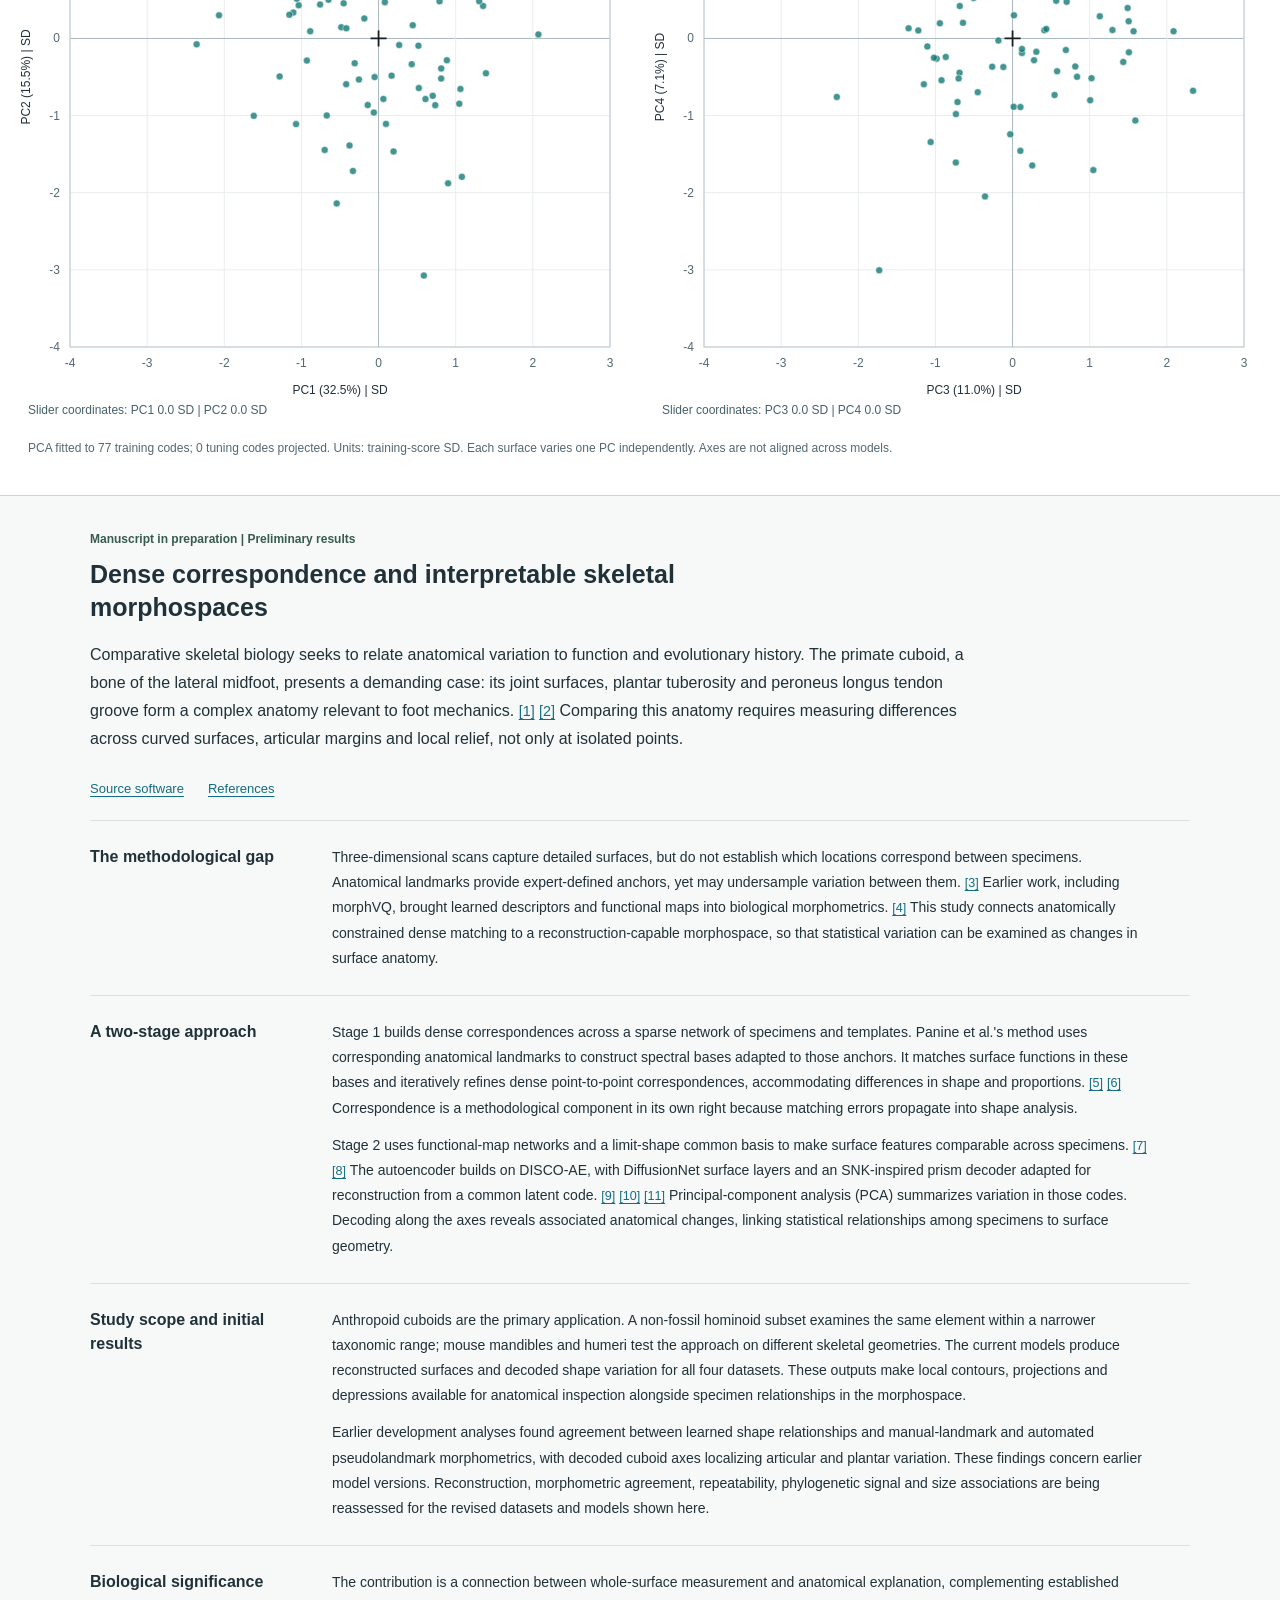
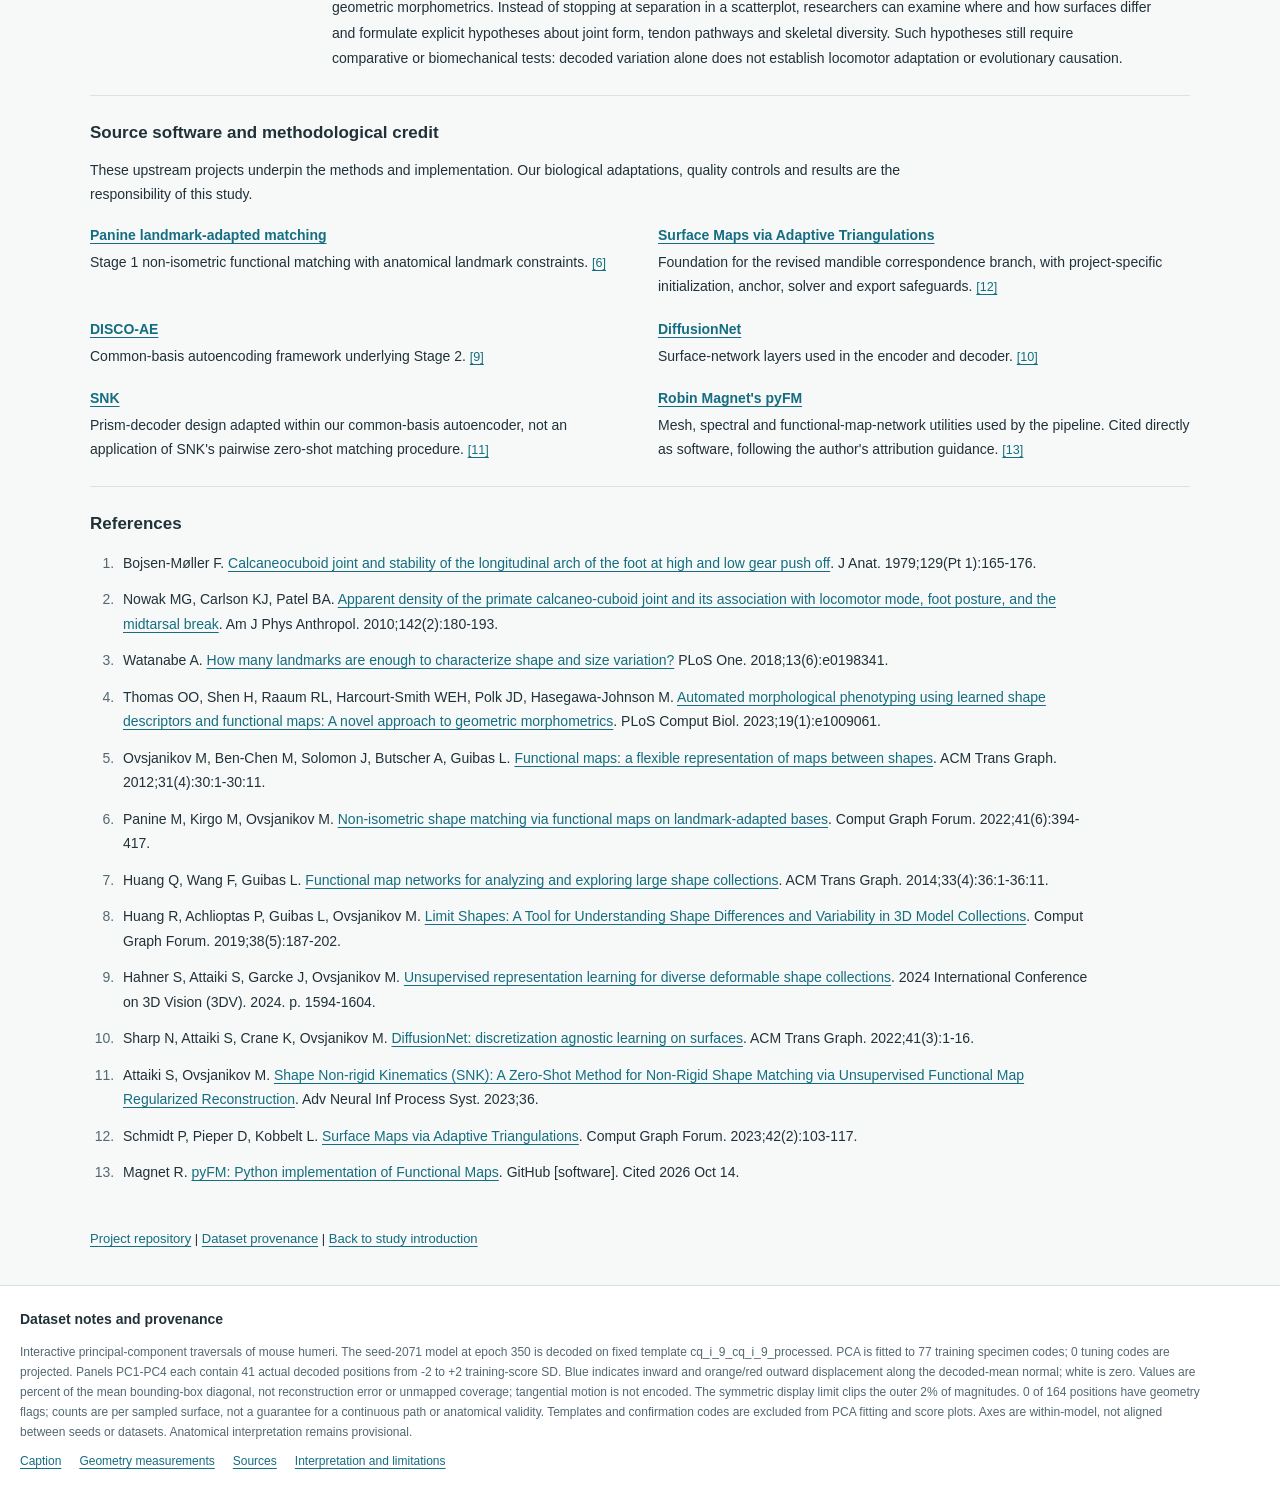
<file: site/humeri/viewer/index.html>
<!doctype html>
<html lang="en">
<head>
  <meta charset="utf-8">
  <meta name="viewport" content="width=device-width,initial-scale=1">
  <title>Mouse humeri | Current model traversals</title>
  <link rel="stylesheet" href="traversals.css?v=references-20261014">
  <script type="importmap">{"imports":{"three":"./vendor/three.module.min.js"}}</script>
</head>
<body>
  <div class="project-masthead"><span>Biological shape morphospaces</span><span>Manuscript in preparation</span></div>
  <header>
    <div><h1>Mouse humeri traversals</h1><p>Latest completed seed | Epoch 350 | Seed 2071 | Initial LR 0.0003 | Preliminary results</p></div>
    <nav aria-label="Datasets"><a href="../../cuboid/viewer/">Anthropoid cuboids</a><a href="../../mandible/viewer/">Mouse mandibles</a><a href="../../hominoids/viewer/">Non-fossil hominoid cuboids</a><a href="../../humeri/viewer/" aria-current="page">Mouse humeri</a></nav><nav aria-label="Review sections"><a href="#scores">PCA scores</a><a href="#project">About the study</a></nav>
  </header>
  <section class="toolbar" aria-label="Traversal controls">
    <label>Color<select id="color"><option value="signed">Signed normal displacement</option><option value="neutral">Neutral surface</option></select></label>
    <label class="check"><input type="checkbox" id="sync-cameras" checked>Sync cameras</label>
    <label class="check"><input type="checkbox" id="sync-sliders">Sync sliders</label>
    <label class="check"><input type="checkbox" id="wire">Wireframe</label>
    <label class="check"><input type="checkbox" id="defects">Intersection faces</label>
    <div class="tools">
      <button id="fit" title="Fit all surfaces" aria-label="Fit all surfaces"><i data-lucide="maximize"></i></button>
      <button id="flip" title="Opposite side" aria-label="Opposite side"><i data-lucide="flip-horizontal"></i></button>
      <button id="zero-all" title="Reset all axes to the decoded mean" aria-label="Reset all axes to the decoded mean"><i data-lucide="rotate-ccw"></i></button>
      <button id="play-all" title="Play all traversals" aria-label="Play all traversals"><i data-lucide="play"></i></button>
    </div>
  </section>
  <section id="scale-bar" class="scale-bar" aria-label="Signed displacement scale">
    <div class="color-scale"><div class="ramp"></div><div class="ticks"><span id="negative-label"></span><span>0</span><span id="positive-label"></span></div></div>
    <div class="scale-copy"><strong>Inward / outward from decoded mean</strong><span>% mean bounding-box diagonal | Not reconstruction error</span></div>
    <label class="scale-input">Limit +/-<input id="limit" type="number" step="0.1" min="0.01" max="20" aria-label="Shared signed displacement limit"></label>
    <button id="scale-reset" title="Restore the shared 98th-percentile scale" aria-label="Restore default color scale"><i data-lucide="rotate-ccw"></i></button>
  </section>
  <p id="status" role="status">Loading verified traversal data...</p>
  <main id="grid" aria-label="Four decoded principal components"></main>
  <section id="scores" class="scores" aria-labelledby="scores-title">
    <div class="scores-heading"><h2 id="scores-title">Latent PCA</h2><div class="score-legend"><span><b class="training-symbol"></b>Training (77)</span><span><b class="guide-symbol">+</b>Slider coordinates</span></div></div>
    <div class="plots"><section class="plot-panel"><h3>PC1 / PC2</h3><svg id="scores12" class="score-plot" role="img" aria-label="Training and tuning specimen scores on PC1 and PC2"></svg><output id="score-guide12" class="score-position"></output></section><section class="plot-panel"><h3>PC3 / PC4</h3><svg id="scores34" class="score-plot" role="img" aria-label="Training and tuning specimen scores on PC3 and PC4"></svg><output id="score-guide34" class="score-position"></output></section></div>
    <p class="score-note">PCA fitted to 77 training codes; 0 tuning codes projected. Units: training-score SD. Each surface varies one PC independently. Axes are not aligned across models.</p>
  </section>
  <div id="score-tooltip" class="score-tooltip" role="status" hidden></div>
  <!-- PROJECT OVERVIEW START -->
<section id="project" class="project-overview" aria-labelledby="project-title">
<div class="project-inner">
<p class="publication-status">Manuscript in preparation | Preliminary results</p>
<h2 id="project-title">Dense correspondence and interpretable skeletal morphospaces</h2>
<p class="project-introduction">Comparative skeletal biology seeks to relate anatomical variation to function and evolutionary history. The primate cuboid, a bone of the lateral midfoot, presents a demanding case: its joint surfaces, plantar tuberosity and peroneus longus tendon groove form a complex anatomy relevant to foot mechanics. <a class="citation" href="#ref-bojsen1979" aria-label="Reference 1: Calcaneocuboid joint and stability of the longitudinal arch of the foot at high and low gear push off">[1]</a> <a class="citation" href="#ref-nowak2010" aria-label="Reference 2: Apparent density of the primate calcaneo-cuboid joint and its association with locomotor mode, foot posture, and the midtarsal break">[2]</a> Comparing this anatomy requires measuring differences across curved surfaces, articular margins and local relief, not only at isolated points.</p>
<nav class="project-links" aria-label="Study sources"><a href="#software">Source software</a><a href="#references">References</a></nav>
<section class="project-section"><h3>The methodological gap</h3>
<p>Three-dimensional scans capture detailed surfaces, but do not establish which locations correspond between specimens. Anatomical landmarks provide expert-defined anchors, yet may undersample variation between them. <a class="citation" href="#ref-watanabe2018" aria-label="Reference 3: How many landmarks are enough to characterize shape and size variation?">[3]</a> Earlier work, including morphVQ, brought learned descriptors and functional maps into biological morphometrics. <a class="citation" href="#ref-thomas2023" aria-label="Reference 4: Automated morphological phenotyping using learned shape descriptors and functional maps: A novel approach to geometric morphometrics">[4]</a> This study connects anatomically constrained dense matching to a reconstruction-capable morphospace, so that statistical variation can be examined as changes in surface anatomy.</p>
</section>
<section class="project-section"><h3>A two-stage approach</h3>
<p>Stage 1 builds dense correspondences across a sparse network of specimens and templates. Panine et al.&#x27;s method uses corresponding anatomical landmarks to construct spectral bases adapted to those anchors. It matches surface functions in these bases and iteratively refines dense point-to-point correspondences, accommodating differences in shape and proportions. <a class="citation" href="#ref-ovsjanikov2012" aria-label="Reference 5: Functional maps: a flexible representation of maps between shapes">[5]</a> <a class="citation" href="#ref-panine2022" aria-label="Reference 6: Non-isometric shape matching via functional maps on landmark-adapted bases">[6]</a> Correspondence is a methodological component in its own right because matching errors propagate into shape analysis.</p>
<p>Stage 2 uses functional-map networks and a limit-shape common basis to make surface features comparable across specimens. <a class="citation" href="#ref-huang2014" aria-label="Reference 7: Functional map networks for analyzing and exploring large shape collections">[7]</a> <a class="citation" href="#ref-huang2019" aria-label="Reference 8: Limit Shapes: A Tool for Understanding Shape Differences and Variability in 3D Model Collections">[8]</a> The autoencoder builds on DISCO-AE, with DiffusionNet surface layers and an SNK-inspired prism decoder adapted for reconstruction from a common latent code. <a class="citation" href="#ref-hahner2024" aria-label="Reference 9: Unsupervised representation learning for diverse deformable shape collections">[9]</a> <a class="citation" href="#ref-sharp2022" aria-label="Reference 10: DiffusionNet: discretization agnostic learning on surfaces">[10]</a> <a class="citation" href="#ref-attaiki2023" aria-label="Reference 11: Shape Non-rigid Kinematics (SNK): A Zero-Shot Method for Non-Rigid Shape Matching via Unsupervised Functional Map Regularized Reconstruction">[11]</a> Principal-component analysis (PCA) summarizes variation in those codes. Decoding along the axes reveals associated anatomical changes, linking statistical relationships among specimens to surface geometry.</p>
</section>
<section class="project-section"><h3>Study scope and initial results</h3>
<p>Anthropoid cuboids are the primary application. A non-fossil hominoid subset examines the same element within a narrower taxonomic range; mouse mandibles and humeri test the approach on different skeletal geometries. The current models produce reconstructed surfaces and decoded shape variation for all four datasets. These outputs make local contours, projections and depressions available for anatomical inspection alongside specimen relationships in the morphospace.</p>
<p>Earlier development analyses found agreement between learned shape relationships and manual-landmark and automated pseudolandmark morphometrics, with decoded cuboid axes localizing articular and plantar variation. These findings concern earlier model versions. Reconstruction, morphometric agreement, repeatability, phylogenetic signal and size associations are being reassessed for the revised datasets and models shown here.</p>
</section>
<section class="project-section"><h3>Biological significance</h3>
<p>The contribution is a connection between whole-surface measurement and anatomical explanation, complementing established geometric morphometrics. Instead of stopping at separation in a scatterplot, researchers can examine where and how surfaces differ and formulate explicit hypotheses about joint form, tendon pathways and skeletal diversity. Such hypotheses still require comparative or biomechanical tests: decoded variation alone does not establish locomotor adaptation or evolutionary causation.</p>
</section>
<section id="software" class="project-sources" aria-labelledby="software-title">
<h3 id="software-title">Source software and methodological credit</h3>
<p>These upstream projects underpin the methods and implementation. Our biological adaptations, quality controls and results are the responsibility of this study.</p>
<ul class="software-list">
<li><a href="https://github.com/mpanine/DirichletSteklovLandmarkMatching">Panine landmark-adapted matching</a><p>Stage 1 non-isometric functional matching with anatomical landmark constraints. <a class="citation" href="#ref-panine2022" aria-label="Reference 6: Non-isometric shape matching via functional maps on landmark-adapted bases">[6]</a></p></li>
<li><a href="https://github.com/patr-schm/surface-maps-via-adaptive-triangulations">Surface Maps via Adaptive Triangulations</a><p>Foundation for the revised mandible correspondence branch, with project-specific initialization, anchor, solver and export safeguards. <a class="citation" href="#ref-schmidt2023" aria-label="Reference 12: Surface Maps via Adaptive Triangulations">[12]</a></p></li>
<li><a href="https://github.com/Fraunhofer-SCAI/DISCO-AE">DISCO-AE</a><p>Common-basis autoencoding framework underlying Stage 2. <a class="citation" href="#ref-hahner2024" aria-label="Reference 9: Unsupervised representation learning for diverse deformable shape collections">[9]</a></p></li>
<li><a href="https://github.com/nmwsharp/diffusion-net">DiffusionNet</a><p>Surface-network layers used in the encoder and decoder. <a class="citation" href="#ref-sharp2022" aria-label="Reference 10: DiffusionNet: discretization agnostic learning on surfaces">[10]</a></p></li>
<li><a href="https://github.com/pvnieo/SNK">SNK</a><p>Prism-decoder design adapted within our common-basis autoencoder, not an application of SNK&#x27;s pairwise zero-shot matching procedure. <a class="citation" href="#ref-attaiki2023" aria-label="Reference 11: Shape Non-rigid Kinematics (SNK): A Zero-Shot Method for Non-Rigid Shape Matching via Unsupervised Functional Map Regularized Reconstruction">[11]</a></p></li>
<li><a href="https://github.com/RobinMagnet/pyFM">Robin Magnet&#x27;s pyFM</a><p>Mesh, spectral and functional-map-network utilities used by the pipeline. Cited directly as software, following the author&#x27;s attribution guidance. <a class="citation" href="#ref-magnetpyfm" aria-label="Reference 13: pyFM: Python implementation of Functional Maps">[13]</a></p></li>
</ul></section>
<section id="references" class="project-sources" aria-labelledby="references-title">
<h3 id="references-title">References</h3>
<ol class="reference-list">
<li id="ref-bojsen1979" tabindex="-1">Bojsen-Møller F. <a href="https://pmc.ncbi.nlm.nih.gov/articles/PMC1233091/">Calcaneocuboid joint and stability of the longitudinal arch of the foot at high and low gear push off</a>. J Anat. 1979;129(Pt 1):165-176.</li>
<li id="ref-nowak2010" tabindex="-1">Nowak MG, Carlson KJ, Patel BA. <a href="https://doi.org/10.1002/ajpa.21210">Apparent density of the primate calcaneo-cuboid joint and its association with locomotor mode, foot posture, and the midtarsal break</a>. Am J Phys Anthropol. 2010;142(2):180-193.</li>
<li id="ref-watanabe2018" tabindex="-1">Watanabe A. <a href="https://doi.org/10.1371/journal.pone.0198341">How many landmarks are enough to characterize shape and size variation?</a> PLoS One. 2018;13(6):e0198341.</li>
<li id="ref-thomas2023" tabindex="-1">Thomas OO, Shen H, Raaum RL, Harcourt-Smith WEH, Polk JD, Hasegawa-Johnson M. <a href="https://doi.org/10.1371/journal.pcbi.1009061">Automated morphological phenotyping using learned shape descriptors and functional maps: A novel approach to geometric morphometrics</a>. PLoS Comput Biol. 2023;19(1):e1009061.</li>
<li id="ref-ovsjanikov2012" tabindex="-1">Ovsjanikov M, Ben-Chen M, Solomon J, Butscher A, Guibas L. <a href="https://doi.org/10.1145/2185520.2185526">Functional maps: a flexible representation of maps between shapes</a>. ACM Trans Graph. 2012;31(4):30:1-30:11.</li>
<li id="ref-panine2022" tabindex="-1">Panine M, Kirgo M, Ovsjanikov M. <a href="https://doi.org/10.1111/cgf.14579">Non-isometric shape matching via functional maps on landmark-adapted bases</a>. Comput Graph Forum. 2022;41(6):394-417.</li>
<li id="ref-huang2014" tabindex="-1">Huang Q, Wang F, Guibas L. <a href="https://doi.org/10.1145/2601097.2601111">Functional map networks for analyzing and exploring large shape collections</a>. ACM Trans Graph. 2014;33(4):36:1-36:11.</li>
<li id="ref-huang2019" tabindex="-1">Huang R, Achlioptas P, Guibas L, Ovsjanikov M. <a href="https://doi.org/10.1111/cgf.13799">Limit Shapes: A Tool for Understanding Shape Differences and Variability in 3D Model Collections</a>. Comput Graph Forum. 2019;38(5):187-202.</li>
<li id="ref-hahner2024" tabindex="-1">Hahner S, Attaiki S, Garcke J, Ovsjanikov M. <a href="https://doi.org/10.1109/3DV62453.2024.00158">Unsupervised representation learning for diverse deformable shape collections</a>. 2024 International Conference on 3D Vision (3DV). 2024. p. 1594-1604.</li>
<li id="ref-sharp2022" tabindex="-1">Sharp N, Attaiki S, Crane K, Ovsjanikov M. <a href="https://doi.org/10.1145/3507905">DiffusionNet: discretization agnostic learning on surfaces</a>. ACM Trans Graph. 2022;41(3):1-16.</li>
<li id="ref-attaiki2023" tabindex="-1">Attaiki S, Ovsjanikov M. <a href="https://proceedings.neurips.cc/paper_files/paper/2023/hash/dd9b76f050a86a3ded6135ad3556e786-Abstract-Conference.html">Shape Non-rigid Kinematics (SNK): A Zero-Shot Method for Non-Rigid Shape Matching via Unsupervised Functional Map Regularized Reconstruction</a>. Adv Neural Inf Process Syst. 2023;36.</li>
<li id="ref-schmidt2023" tabindex="-1">Schmidt P, Pieper D, Kobbelt L. <a href="https://doi.org/10.1111/cgf.14747">Surface Maps via Adaptive Triangulations</a>. Comput Graph Forum. 2023;42(2):103-117.</li>
<li id="ref-magnetpyfm" tabindex="-1">Magnet R. <a href="https://github.com/RobinMagnet/pyFM">pyFM: Python implementation of Functional Maps</a>. GitHub [software]. Cited 2026 Oct 14.</li>
</ol></section>
<p class="project-source"><a href="https://github.com/oothomas/anthropoid-cuboid-signed-traversal-viewer">Project repository</a> | <a href="../traversals/provenance.json">Dataset provenance</a> | <a href="#project">Back to study introduction</a></p>
</div></section>
<!-- PROJECT OVERVIEW END -->
<footer>
    <h2>Dataset notes and provenance</h2>
    <p>Interactive principal-component traversals of mouse humeri. The seed-2071 model at epoch 350 is decoded on fixed template cq_i_9_cq_i_9_processed. PCA is fitted to 77 training specimen codes; 0 tuning codes are projected. Panels PC1-PC4 each contain 41 actual decoded positions from -2 to +2 training-score SD. Blue indicates inward and orange/red outward displacement along the decoded-mean normal; white is zero. Values are percent of the mean bounding-box diagonal, not reconstruction error or unmapped coverage; tangential motion is not encoded. The symmetric display limit clips the outer 2% of magnitudes. 0 of 164 positions have geometry flags; counts are per sampled surface, not a guarantee for a continuous path or anatomical validity. Templates and confirmation codes are excluded from PCA fitting and score plots. Axes are within-model, not aligned between seeds or datasets. Anatomical interpretation remains provisional.
</p>
    <nav aria-label="Evidence"><a href="../traversals/caption.txt">Caption</a><a href="../traversals/geometry.csv">Geometry measurements</a><a href="../traversals/provenance.json">Sources</a><a href="../traversals/limitations.txt">Interpretation and limitations</a></nav>
  </footer>
  <script src="vendor/lucide.min.js"></script>
  <script type="module" src="traversals.js?v=presentation-20261014"></script>
</body>
</html>
</file>
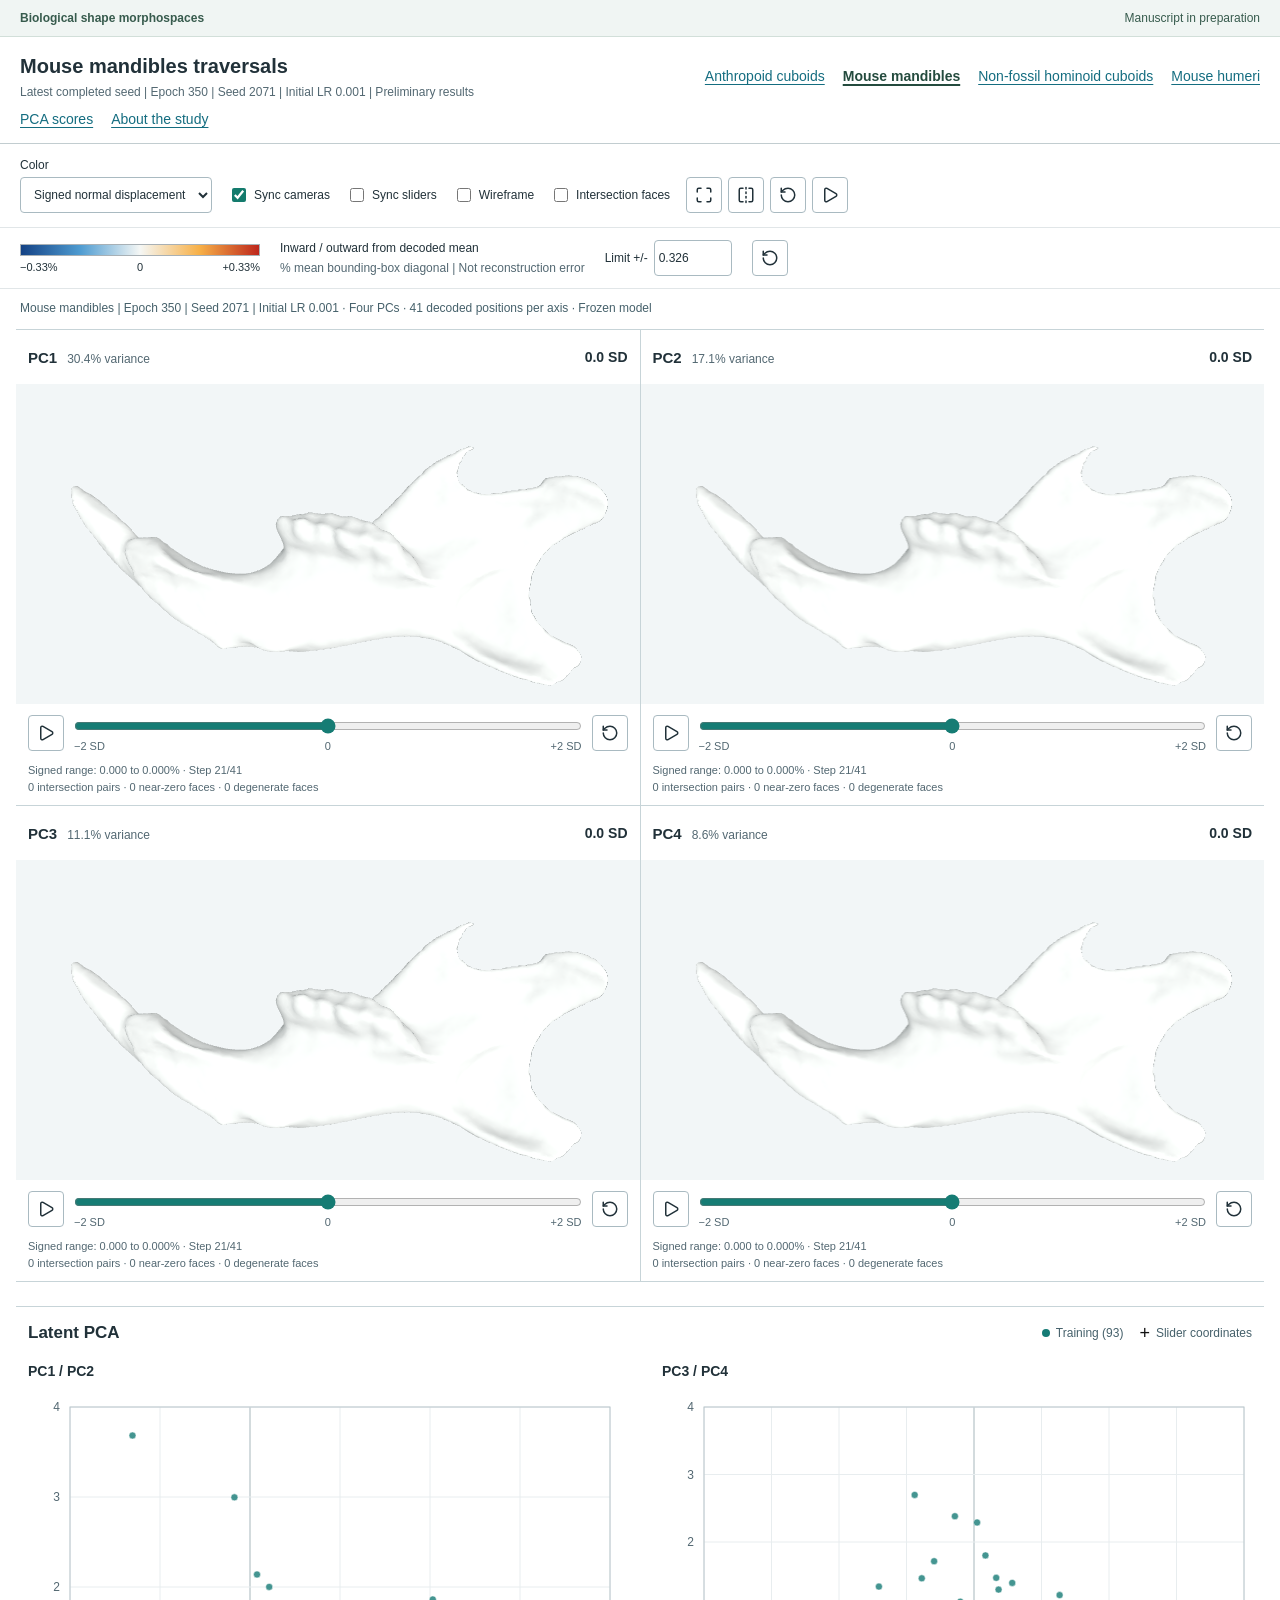
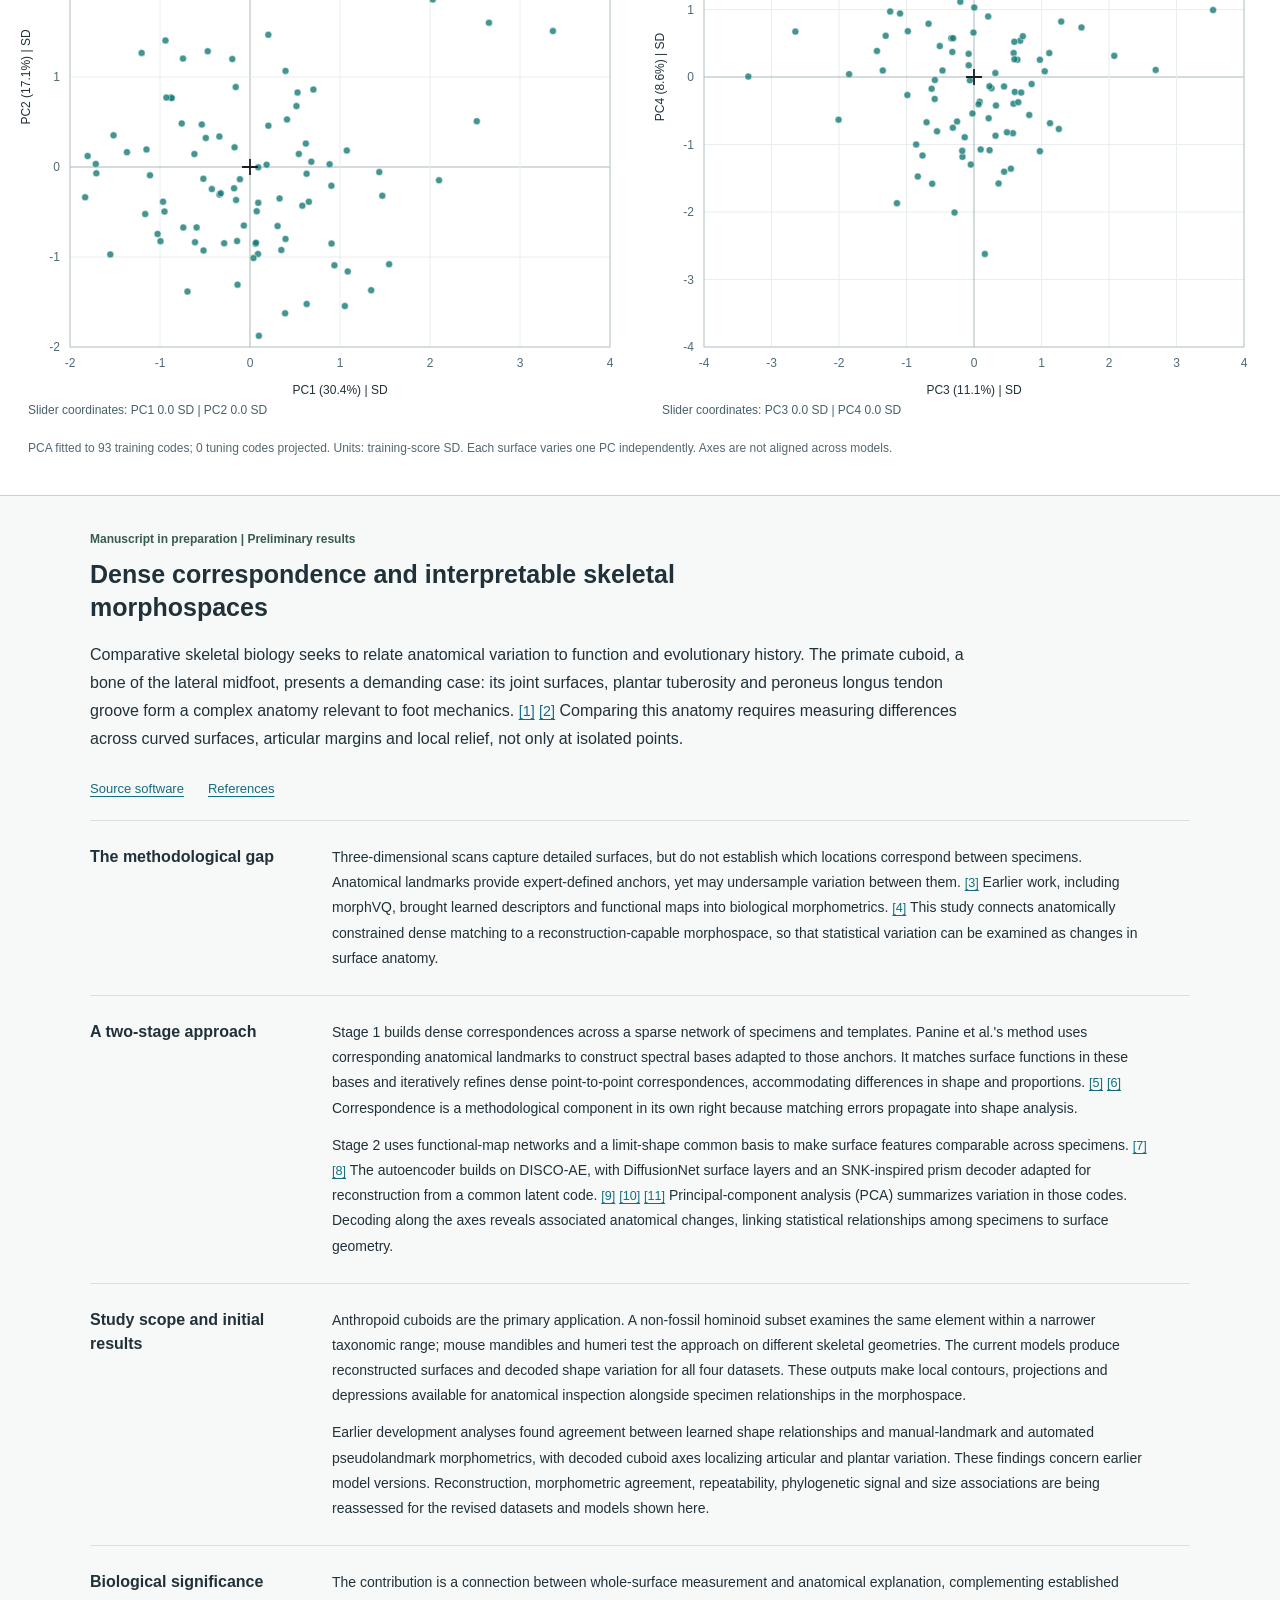
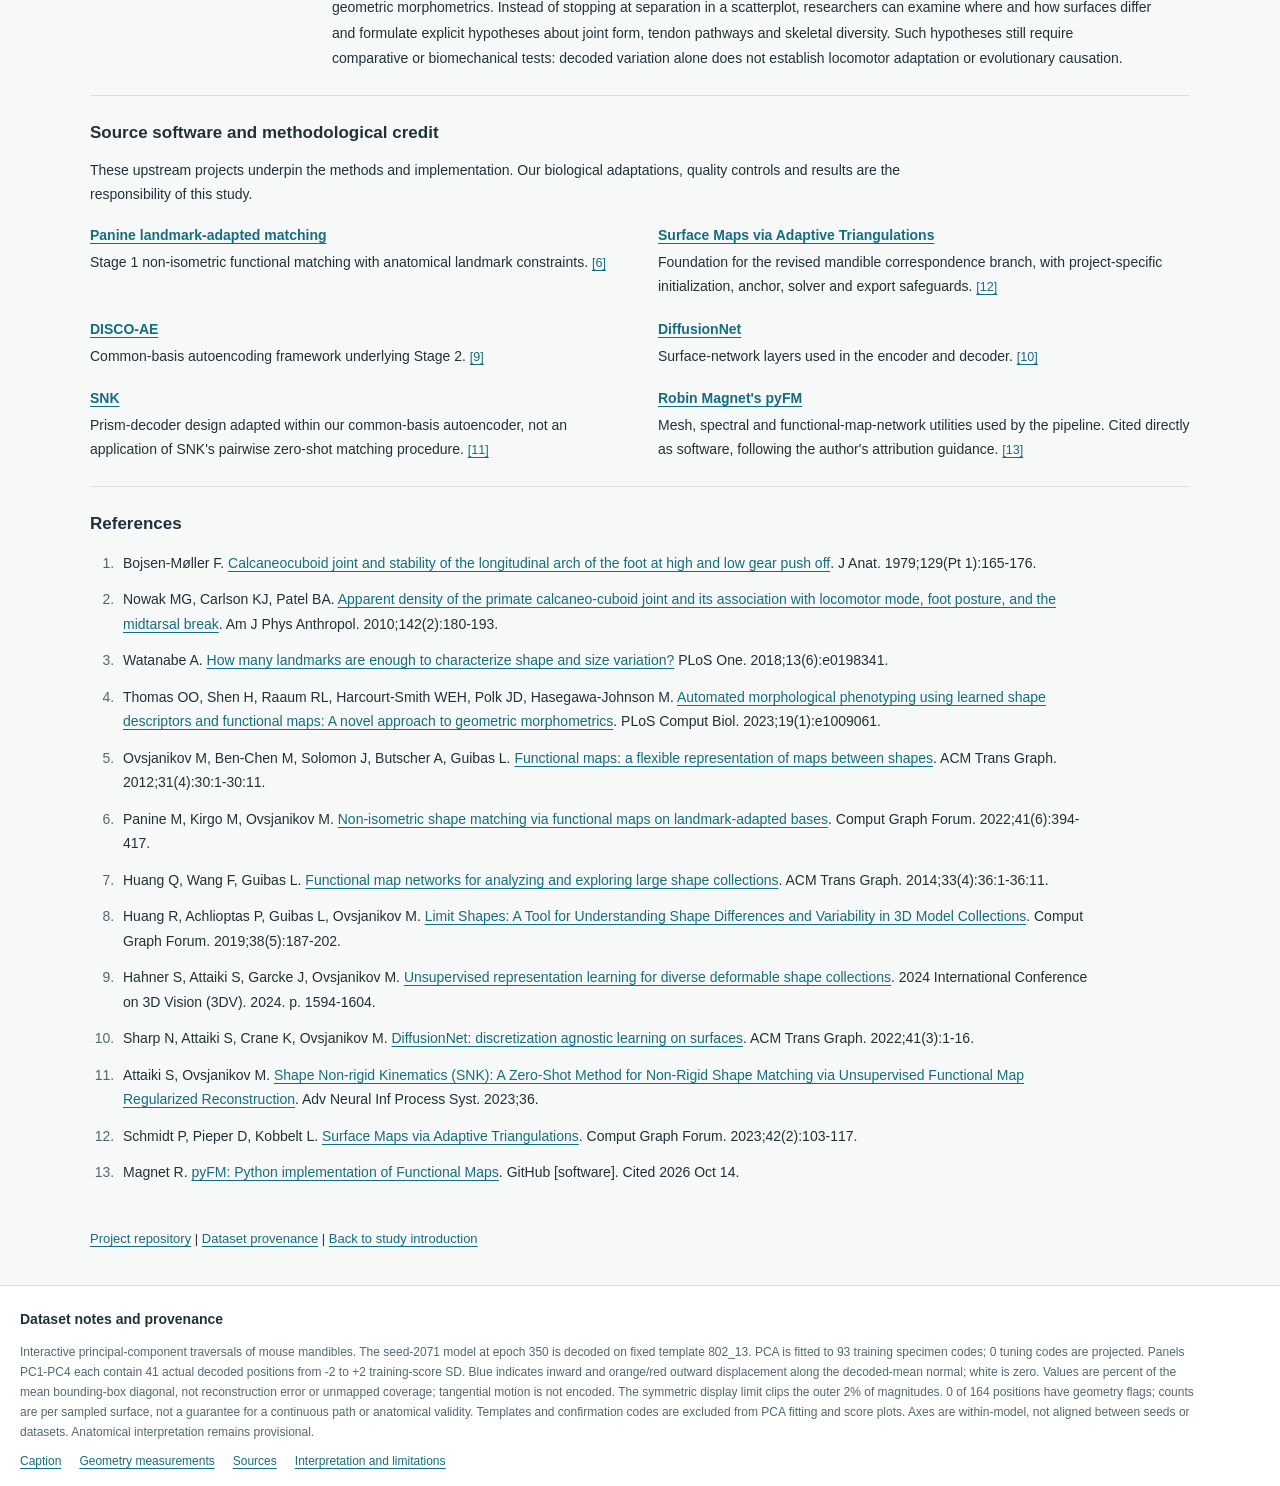
<file: site/mandible/viewer/index.html>
<!doctype html>
<html lang="en">
<head>
  <meta charset="utf-8">
  <meta name="viewport" content="width=device-width,initial-scale=1">
  <title>Mouse mandibles | Current model traversals</title>
  <link rel="stylesheet" href="traversals.css?v=references-20261014">
  <script type="importmap">{"imports":{"three":"./vendor/three.module.min.js"}}</script>
</head>
<body>
  <div class="project-masthead"><span>Biological shape morphospaces</span><span>Manuscript in preparation</span></div>
  <header>
    <div><h1>Mouse mandibles traversals</h1><p>Latest completed seed | Epoch 350 | Seed 2071 | Initial LR 0.001 | Preliminary results</p></div>
    <nav aria-label="Datasets"><a href="../../cuboid/viewer/">Anthropoid cuboids</a><a href="../../mandible/viewer/" aria-current="page">Mouse mandibles</a><a href="../../hominoids/viewer/">Non-fossil hominoid cuboids</a><a href="../../humeri/viewer/">Mouse humeri</a></nav><nav aria-label="Review sections"><a href="#scores">PCA scores</a><a href="#project">About the study</a></nav>
  </header>
  <section class="toolbar" aria-label="Traversal controls">
    <label>Color<select id="color"><option value="signed">Signed normal displacement</option><option value="neutral">Neutral surface</option></select></label>
    <label class="check"><input type="checkbox" id="sync-cameras" checked>Sync cameras</label>
    <label class="check"><input type="checkbox" id="sync-sliders">Sync sliders</label>
    <label class="check"><input type="checkbox" id="wire">Wireframe</label>
    <label class="check"><input type="checkbox" id="defects">Intersection faces</label>
    <div class="tools">
      <button id="fit" title="Fit all surfaces" aria-label="Fit all surfaces"><i data-lucide="maximize"></i></button>
      <button id="flip" title="Opposite side" aria-label="Opposite side"><i data-lucide="flip-horizontal"></i></button>
      <button id="zero-all" title="Reset all axes to the decoded mean" aria-label="Reset all axes to the decoded mean"><i data-lucide="rotate-ccw"></i></button>
      <button id="play-all" title="Play all traversals" aria-label="Play all traversals"><i data-lucide="play"></i></button>
    </div>
  </section>
  <section id="scale-bar" class="scale-bar" aria-label="Signed displacement scale">
    <div class="color-scale"><div class="ramp"></div><div class="ticks"><span id="negative-label"></span><span>0</span><span id="positive-label"></span></div></div>
    <div class="scale-copy"><strong>Inward / outward from decoded mean</strong><span>% mean bounding-box diagonal | Not reconstruction error</span></div>
    <label class="scale-input">Limit +/-<input id="limit" type="number" step="0.1" min="0.01" max="20" aria-label="Shared signed displacement limit"></label>
    <button id="scale-reset" title="Restore the shared 98th-percentile scale" aria-label="Restore default color scale"><i data-lucide="rotate-ccw"></i></button>
  </section>
  <p id="status" role="status">Loading verified traversal data...</p>
  <main id="grid" aria-label="Four decoded principal components"></main>
  <section id="scores" class="scores" aria-labelledby="scores-title">
    <div class="scores-heading"><h2 id="scores-title">Latent PCA</h2><div class="score-legend"><span><b class="training-symbol"></b>Training (93)</span><span><b class="guide-symbol">+</b>Slider coordinates</span></div></div>
    <div class="plots"><section class="plot-panel"><h3>PC1 / PC2</h3><svg id="scores12" class="score-plot" role="img" aria-label="Training and tuning specimen scores on PC1 and PC2"></svg><output id="score-guide12" class="score-position"></output></section><section class="plot-panel"><h3>PC3 / PC4</h3><svg id="scores34" class="score-plot" role="img" aria-label="Training and tuning specimen scores on PC3 and PC4"></svg><output id="score-guide34" class="score-position"></output></section></div>
    <p class="score-note">PCA fitted to 93 training codes; 0 tuning codes projected. Units: training-score SD. Each surface varies one PC independently. Axes are not aligned across models.</p>
  </section>
  <div id="score-tooltip" class="score-tooltip" role="status" hidden></div>
  <!-- PROJECT OVERVIEW START -->
<section id="project" class="project-overview" aria-labelledby="project-title">
<div class="project-inner">
<p class="publication-status">Manuscript in preparation | Preliminary results</p>
<h2 id="project-title">Dense correspondence and interpretable skeletal morphospaces</h2>
<p class="project-introduction">Comparative skeletal biology seeks to relate anatomical variation to function and evolutionary history. The primate cuboid, a bone of the lateral midfoot, presents a demanding case: its joint surfaces, plantar tuberosity and peroneus longus tendon groove form a complex anatomy relevant to foot mechanics. <a class="citation" href="#ref-bojsen1979" aria-label="Reference 1: Calcaneocuboid joint and stability of the longitudinal arch of the foot at high and low gear push off">[1]</a> <a class="citation" href="#ref-nowak2010" aria-label="Reference 2: Apparent density of the primate calcaneo-cuboid joint and its association with locomotor mode, foot posture, and the midtarsal break">[2]</a> Comparing this anatomy requires measuring differences across curved surfaces, articular margins and local relief, not only at isolated points.</p>
<nav class="project-links" aria-label="Study sources"><a href="#software">Source software</a><a href="#references">References</a></nav>
<section class="project-section"><h3>The methodological gap</h3>
<p>Three-dimensional scans capture detailed surfaces, but do not establish which locations correspond between specimens. Anatomical landmarks provide expert-defined anchors, yet may undersample variation between them. <a class="citation" href="#ref-watanabe2018" aria-label="Reference 3: How many landmarks are enough to characterize shape and size variation?">[3]</a> Earlier work, including morphVQ, brought learned descriptors and functional maps into biological morphometrics. <a class="citation" href="#ref-thomas2023" aria-label="Reference 4: Automated morphological phenotyping using learned shape descriptors and functional maps: A novel approach to geometric morphometrics">[4]</a> This study connects anatomically constrained dense matching to a reconstruction-capable morphospace, so that statistical variation can be examined as changes in surface anatomy.</p>
</section>
<section class="project-section"><h3>A two-stage approach</h3>
<p>Stage 1 builds dense correspondences across a sparse network of specimens and templates. Panine et al.&#x27;s method uses corresponding anatomical landmarks to construct spectral bases adapted to those anchors. It matches surface functions in these bases and iteratively refines dense point-to-point correspondences, accommodating differences in shape and proportions. <a class="citation" href="#ref-ovsjanikov2012" aria-label="Reference 5: Functional maps: a flexible representation of maps between shapes">[5]</a> <a class="citation" href="#ref-panine2022" aria-label="Reference 6: Non-isometric shape matching via functional maps on landmark-adapted bases">[6]</a> Correspondence is a methodological component in its own right because matching errors propagate into shape analysis.</p>
<p>Stage 2 uses functional-map networks and a limit-shape common basis to make surface features comparable across specimens. <a class="citation" href="#ref-huang2014" aria-label="Reference 7: Functional map networks for analyzing and exploring large shape collections">[7]</a> <a class="citation" href="#ref-huang2019" aria-label="Reference 8: Limit Shapes: A Tool for Understanding Shape Differences and Variability in 3D Model Collections">[8]</a> The autoencoder builds on DISCO-AE, with DiffusionNet surface layers and an SNK-inspired prism decoder adapted for reconstruction from a common latent code. <a class="citation" href="#ref-hahner2024" aria-label="Reference 9: Unsupervised representation learning for diverse deformable shape collections">[9]</a> <a class="citation" href="#ref-sharp2022" aria-label="Reference 10: DiffusionNet: discretization agnostic learning on surfaces">[10]</a> <a class="citation" href="#ref-attaiki2023" aria-label="Reference 11: Shape Non-rigid Kinematics (SNK): A Zero-Shot Method for Non-Rigid Shape Matching via Unsupervised Functional Map Regularized Reconstruction">[11]</a> Principal-component analysis (PCA) summarizes variation in those codes. Decoding along the axes reveals associated anatomical changes, linking statistical relationships among specimens to surface geometry.</p>
</section>
<section class="project-section"><h3>Study scope and initial results</h3>
<p>Anthropoid cuboids are the primary application. A non-fossil hominoid subset examines the same element within a narrower taxonomic range; mouse mandibles and humeri test the approach on different skeletal geometries. The current models produce reconstructed surfaces and decoded shape variation for all four datasets. These outputs make local contours, projections and depressions available for anatomical inspection alongside specimen relationships in the morphospace.</p>
<p>Earlier development analyses found agreement between learned shape relationships and manual-landmark and automated pseudolandmark morphometrics, with decoded cuboid axes localizing articular and plantar variation. These findings concern earlier model versions. Reconstruction, morphometric agreement, repeatability, phylogenetic signal and size associations are being reassessed for the revised datasets and models shown here.</p>
</section>
<section class="project-section"><h3>Biological significance</h3>
<p>The contribution is a connection between whole-surface measurement and anatomical explanation, complementing established geometric morphometrics. Instead of stopping at separation in a scatterplot, researchers can examine where and how surfaces differ and formulate explicit hypotheses about joint form, tendon pathways and skeletal diversity. Such hypotheses still require comparative or biomechanical tests: decoded variation alone does not establish locomotor adaptation or evolutionary causation.</p>
</section>
<section id="software" class="project-sources" aria-labelledby="software-title">
<h3 id="software-title">Source software and methodological credit</h3>
<p>These upstream projects underpin the methods and implementation. Our biological adaptations, quality controls and results are the responsibility of this study.</p>
<ul class="software-list">
<li><a href="https://github.com/mpanine/DirichletSteklovLandmarkMatching">Panine landmark-adapted matching</a><p>Stage 1 non-isometric functional matching with anatomical landmark constraints. <a class="citation" href="#ref-panine2022" aria-label="Reference 6: Non-isometric shape matching via functional maps on landmark-adapted bases">[6]</a></p></li>
<li><a href="https://github.com/patr-schm/surface-maps-via-adaptive-triangulations">Surface Maps via Adaptive Triangulations</a><p>Foundation for the revised mandible correspondence branch, with project-specific initialization, anchor, solver and export safeguards. <a class="citation" href="#ref-schmidt2023" aria-label="Reference 12: Surface Maps via Adaptive Triangulations">[12]</a></p></li>
<li><a href="https://github.com/Fraunhofer-SCAI/DISCO-AE">DISCO-AE</a><p>Common-basis autoencoding framework underlying Stage 2. <a class="citation" href="#ref-hahner2024" aria-label="Reference 9: Unsupervised representation learning for diverse deformable shape collections">[9]</a></p></li>
<li><a href="https://github.com/nmwsharp/diffusion-net">DiffusionNet</a><p>Surface-network layers used in the encoder and decoder. <a class="citation" href="#ref-sharp2022" aria-label="Reference 10: DiffusionNet: discretization agnostic learning on surfaces">[10]</a></p></li>
<li><a href="https://github.com/pvnieo/SNK">SNK</a><p>Prism-decoder design adapted within our common-basis autoencoder, not an application of SNK&#x27;s pairwise zero-shot matching procedure. <a class="citation" href="#ref-attaiki2023" aria-label="Reference 11: Shape Non-rigid Kinematics (SNK): A Zero-Shot Method for Non-Rigid Shape Matching via Unsupervised Functional Map Regularized Reconstruction">[11]</a></p></li>
<li><a href="https://github.com/RobinMagnet/pyFM">Robin Magnet&#x27;s pyFM</a><p>Mesh, spectral and functional-map-network utilities used by the pipeline. Cited directly as software, following the author&#x27;s attribution guidance. <a class="citation" href="#ref-magnetpyfm" aria-label="Reference 13: pyFM: Python implementation of Functional Maps">[13]</a></p></li>
</ul></section>
<section id="references" class="project-sources" aria-labelledby="references-title">
<h3 id="references-title">References</h3>
<ol class="reference-list">
<li id="ref-bojsen1979" tabindex="-1">Bojsen-Møller F. <a href="https://pmc.ncbi.nlm.nih.gov/articles/PMC1233091/">Calcaneocuboid joint and stability of the longitudinal arch of the foot at high and low gear push off</a>. J Anat. 1979;129(Pt 1):165-176.</li>
<li id="ref-nowak2010" tabindex="-1">Nowak MG, Carlson KJ, Patel BA. <a href="https://doi.org/10.1002/ajpa.21210">Apparent density of the primate calcaneo-cuboid joint and its association with locomotor mode, foot posture, and the midtarsal break</a>. Am J Phys Anthropol. 2010;142(2):180-193.</li>
<li id="ref-watanabe2018" tabindex="-1">Watanabe A. <a href="https://doi.org/10.1371/journal.pone.0198341">How many landmarks are enough to characterize shape and size variation?</a> PLoS One. 2018;13(6):e0198341.</li>
<li id="ref-thomas2023" tabindex="-1">Thomas OO, Shen H, Raaum RL, Harcourt-Smith WEH, Polk JD, Hasegawa-Johnson M. <a href="https://doi.org/10.1371/journal.pcbi.1009061">Automated morphological phenotyping using learned shape descriptors and functional maps: A novel approach to geometric morphometrics</a>. PLoS Comput Biol. 2023;19(1):e1009061.</li>
<li id="ref-ovsjanikov2012" tabindex="-1">Ovsjanikov M, Ben-Chen M, Solomon J, Butscher A, Guibas L. <a href="https://doi.org/10.1145/2185520.2185526">Functional maps: a flexible representation of maps between shapes</a>. ACM Trans Graph. 2012;31(4):30:1-30:11.</li>
<li id="ref-panine2022" tabindex="-1">Panine M, Kirgo M, Ovsjanikov M. <a href="https://doi.org/10.1111/cgf.14579">Non-isometric shape matching via functional maps on landmark-adapted bases</a>. Comput Graph Forum. 2022;41(6):394-417.</li>
<li id="ref-huang2014" tabindex="-1">Huang Q, Wang F, Guibas L. <a href="https://doi.org/10.1145/2601097.2601111">Functional map networks for analyzing and exploring large shape collections</a>. ACM Trans Graph. 2014;33(4):36:1-36:11.</li>
<li id="ref-huang2019" tabindex="-1">Huang R, Achlioptas P, Guibas L, Ovsjanikov M. <a href="https://doi.org/10.1111/cgf.13799">Limit Shapes: A Tool for Understanding Shape Differences and Variability in 3D Model Collections</a>. Comput Graph Forum. 2019;38(5):187-202.</li>
<li id="ref-hahner2024" tabindex="-1">Hahner S, Attaiki S, Garcke J, Ovsjanikov M. <a href="https://doi.org/10.1109/3DV62453.2024.00158">Unsupervised representation learning for diverse deformable shape collections</a>. 2024 International Conference on 3D Vision (3DV). 2024. p. 1594-1604.</li>
<li id="ref-sharp2022" tabindex="-1">Sharp N, Attaiki S, Crane K, Ovsjanikov M. <a href="https://doi.org/10.1145/3507905">DiffusionNet: discretization agnostic learning on surfaces</a>. ACM Trans Graph. 2022;41(3):1-16.</li>
<li id="ref-attaiki2023" tabindex="-1">Attaiki S, Ovsjanikov M. <a href="https://proceedings.neurips.cc/paper_files/paper/2023/hash/dd9b76f050a86a3ded6135ad3556e786-Abstract-Conference.html">Shape Non-rigid Kinematics (SNK): A Zero-Shot Method for Non-Rigid Shape Matching via Unsupervised Functional Map Regularized Reconstruction</a>. Adv Neural Inf Process Syst. 2023;36.</li>
<li id="ref-schmidt2023" tabindex="-1">Schmidt P, Pieper D, Kobbelt L. <a href="https://doi.org/10.1111/cgf.14747">Surface Maps via Adaptive Triangulations</a>. Comput Graph Forum. 2023;42(2):103-117.</li>
<li id="ref-magnetpyfm" tabindex="-1">Magnet R. <a href="https://github.com/RobinMagnet/pyFM">pyFM: Python implementation of Functional Maps</a>. GitHub [software]. Cited 2026 Oct 14.</li>
</ol></section>
<p class="project-source"><a href="https://github.com/oothomas/anthropoid-cuboid-signed-traversal-viewer">Project repository</a> | <a href="../traversals/provenance.json">Dataset provenance</a> | <a href="#project">Back to study introduction</a></p>
</div></section>
<!-- PROJECT OVERVIEW END -->
<footer>
    <h2>Dataset notes and provenance</h2>
    <p>Interactive principal-component traversals of mouse mandibles. The seed-2071 model at epoch 350 is decoded on fixed template 802_13. PCA is fitted to 93 training specimen codes; 0 tuning codes are projected. Panels PC1-PC4 each contain 41 actual decoded positions from -2 to +2 training-score SD. Blue indicates inward and orange/red outward displacement along the decoded-mean normal; white is zero. Values are percent of the mean bounding-box diagonal, not reconstruction error or unmapped coverage; tangential motion is not encoded. The symmetric display limit clips the outer 2% of magnitudes. 0 of 164 positions have geometry flags; counts are per sampled surface, not a guarantee for a continuous path or anatomical validity. Templates and confirmation codes are excluded from PCA fitting and score plots. Axes are within-model, not aligned between seeds or datasets. Anatomical interpretation remains provisional.
</p>
    <nav aria-label="Evidence"><a href="../traversals/caption.txt">Caption</a><a href="../traversals/geometry.csv">Geometry measurements</a><a href="../traversals/provenance.json">Sources</a><a href="../traversals/limitations.txt">Interpretation and limitations</a></nav>
  </footer>
  <script src="vendor/lucide.min.js"></script>
  <script type="module" src="traversals.js?v=presentation-20261014"></script>
</body>
</html>
</file>
<file: site/cuboid/viewer/traversals.css>
*{box-sizing:border-box}body{margin:0;color:#213139;background:#fff;font:14px Arial,system-ui,sans-serif;letter-spacing:0}header{padding:16px 20px;border-bottom:1px solid #c2cdd0;display:flex;flex-wrap:wrap;gap:12px 24px;align-items:center;justify-content:space-between}h1{font-size:20px;line-height:1.35;margin:0}header p{margin:5px 0 0;color:#536872;font-size:12px}a{color:#146d80;text-underline-offset:3px}nav{display:flex;gap:18px;flex-wrap:wrap}label{display:flex;flex-direction:column;gap:5px;font-size:12px;min-width:0}.toolbar{display:flex;flex-wrap:wrap;align-items:end;gap:10px 16px;padding:14px 20px}button,select,input[type=number]{height:36px;border:1px solid #a9bac1;background:#fff;border-radius:4px;color:inherit;font:inherit}select{padding:0 9px;max-width:100%}button{width:36px;flex:0 0 36px;display:grid;place-items:center;cursor:pointer}button:hover{background:#e8eff0}button[aria-pressed=true]{background:#d6eee8;border-color:#287a65}button:disabled{opacity:.4;cursor:wait}button svg{width:18px;height:18px;pointer-events:none}button:focus-visible,input:focus-visible,select:focus-visible,a:focus-visible{outline:2px solid #147286;outline-offset:3px}.tools{display:flex;gap:6px}.check{flex-direction:row;align-items:center;height:36px;white-space:nowrap}input[type=checkbox]{accent-color:#147b6d;width:14px;height:14px}.scale-bar{display:flex;align-items:center;flex-wrap:wrap;gap:12px 20px;border-top:1px solid #e1e6e8;border-bottom:1px solid #e1e6e8;padding:12px 20px}.color-scale{width:240px;max-width:100%;flex:0 1 240px}.ramp{height:12px;border:1px solid #a8b0b5;background:linear-gradient(to right,rgb(20,66,133),rgb(79,156,209),rgb(245,247,245),rgb(247,176,71),rgb(189,38,28))}.ticks{display:flex;justify-content:space-between;font-size:11px;margin-top:5px;font-variant-numeric:tabular-nums}.scale-copy{display:flex;flex-direction:column;gap:4px;font-size:12px;line-height:1.35}.scale-copy strong{font-weight:500}.scale-copy span{color:#536872}.scale-input{flex-direction:row;align-items:center;gap:6px}input[type=number]{width:78px;padding:4px;font-variant-numeric:tabular-nums}#status{padding:0 20px;margin:10px 0;min-height:20px;color:#46616b;font-size:12px;line-height:1.5}main{display:grid;grid-template-columns:repeat(2,minmax(0,1fr));gap:1px;background:#c7d4d8;margin:0 16px;border-top:1px solid #c7d4d8;border-bottom:1px solid #c7d4d8}.panel{min-width:0;background:#fff}.heading{min-height:54px;padding:10px 12px;display:flex;align-items:center;justify-content:space-between;gap:12px}.heading h2{font-size:15px;margin:0;line-height:1.4}.variance{font-size:12px;font-weight:normal;color:#536872;margin-left:10px}.position{font:600 14px Arial,sans-serif;min-width:62px;text-align:right;font-variant-numeric:tabular-nums}.surface{display:block;width:100%;height:320px;touch-action:none;background:#f2f6f7}.slider-row{padding:10px 12px;display:flex;gap:10px;align-items:center}.slider-wrap{flex:1;min-width:0}.slider-wrap input{display:block;width:100%;height:24px;margin:0;accent-color:#167c74;cursor:pointer}.slider-labels{display:flex;justify-content:space-between;font-size:11px;color:#536872;margin-top:2px}.quality{min-height:42px;padding:0 12px 10px;font-size:11px;line-height:1.5;color:#536872;font-variant-numeric:tabular-nums}.quality strong{color:#ae3546;font-weight:600}footer{font-size:12px;padding:14px 20px;line-height:1.65;color:#536872}footer p{max-width:1180px;margin:0 0 8px}footer nav{margin-top:10px}body[data-loaded=loading] main{opacity:.38;pointer-events:none}body[data-loaded=error] #status{color:#ad243b}[hidden]{display:none!important}@media(min-width:1600px){.surface{height:380px}}@media(max-width:650px){header,.toolbar,.scale-bar{padding:12px}.toolbar{gap:10px 12px}.toolbar>label:first-child{width:100%}.toolbar>label:first-child select{width:100%}main{grid-template-columns:minmax(0,1fr);margin:0 8px}.surface{height:280px}.scale-copy{flex-basis:100%;order:3}.color-scale{flex-basis:200px}.scale-bar{gap:10px}#status{padding:0 12px}h1{font-size:18px}footer{padding:14px 12px}.heading{min-height:52px}.variance{margin-left:6px}.quality{min-height:46px}}
.scores{margin:24px 16px 0;border-top:1px solid #c7d4d8;padding-top:16px;scroll-margin-top:12px}.scores-heading{display:flex;align-items:center;justify-content:space-between;gap:12px;flex-wrap:wrap;margin:0 12px 12px}.scores h2{font-size:17px;margin:0}.score-legend{display:flex;gap:16px;flex-wrap:wrap;font-size:12px;color:#46616b}.score-legend span{display:flex;align-items:center;gap:6px}.training-symbol{width:8px;height:8px;border-radius:50%;background:#157b75}.tuning-symbol{width:0;height:0;border-left:5px solid transparent;border-right:5px solid transparent;border-bottom:9px solid #cb711d}.guide-symbol{font-size:18px;color:#111;font-weight:400;line-height:10px}.plots{display:grid;grid-template-columns:repeat(2,minmax(0,1fr));gap:20px}.plot-panel{min-width:0}.plot-panel h3{font-size:14px;margin:8px 12px}.score-plot{width:100%;height:360px;display:block;overflow:visible}.score-plot text{font:12px Arial,sans-serif;fill:#536872}.score-plot .axis-label{fill:#213139}.score-point{stroke:#fff;stroke-width:.5;fill-opacity:.8;cursor:crosshair}.score-point.train{fill:#157b75}.score-point.tune{fill:#cb711d}.score-point:hover{stroke:#111;stroke-width:1.4;fill-opacity:1}.score-guide{fill:none;stroke:#172025;stroke-width:1.8;pointer-events:none}.score-position{display:block;margin:0 12px 8px;font-size:12px;color:#46616b;min-height:18px;line-height:1.5;font-variant-numeric:tabular-nums}.score-note{font-size:12px;color:#536872;line-height:1.6;margin:12px}.score-tooltip{position:fixed;z-index:10;padding:8px 10px;background:#fff;border:1px solid #a9bac1;border-radius:4px;max-width:min(350px,calc(100vw - 16px));font:12px/1.5 Arial,sans-serif;box-shadow:0 2px 8px #0002;overflow-wrap:anywhere;pointer-events:none}a,footer p{overflow-wrap:anywhere}
@media(max-width:650px){.color-scale{flex-basis:150px}.toolbar>label.check{width:auto}.scores{margin:20px 8px 0}.plots{grid-template-columns:minmax(0,1fr);gap:16px}.score-legend{gap:10px}.scores-heading{margin:0 8px 12px}.score-position{font-size:11px}.heading h2{display:flex;flex-wrap:wrap;gap:2px 6px}.variance{margin:0}}
.project-masthead{padding:9px 20px;background:#f0f5f3;border-bottom:1px solid #d2dfd9;display:flex;justify-content:space-between;gap:6px 20px;flex-wrap:wrap;font-size:12px;line-height:1.5;color:#375b4d}
.score-plot{height:auto;aspect-ratio:1/1;overflow:hidden}
.project-links{font-size:13px;margin:0 0 24px;gap:12px 24px}.citation{white-space:nowrap;font-size:.9em}.project-sources{border-top:1px solid #dae2de;padding:24px 0;scroll-margin-top:20px}.project-sources h3{font-size:17px;line-height:1.5;margin:0 0 14px}.project-sources>p{font-size:14px;line-height:1.7;max-width:820px;margin:0 0 18px}.software-list{list-style:none;display:grid;grid-template-columns:repeat(2,minmax(0,1fr));gap:20px 36px;padding:0;margin:0}.software-list>li>a{font-size:14px;font-weight:600;line-height:1.5}.software-list p{font-size:14px;line-height:1.7;margin:5px 0 0}.reference-list{font-size:14px;line-height:1.75;padding-left:28px;margin:0;max-width:1000px}.reference-list li{padding:0 0 12px 5px;scroll-margin-top:20px;overflow-wrap:anywhere}.reference-list li:last-child{padding-bottom:0}.reference-list li:target{outline:1px solid #9baea6;outline-offset:5px;background:#edf3ef}.reference-list li::marker{font-variant-numeric:tabular-nums;color:#536872}@media(max-width:650px){.software-list{grid-template-columns:minmax(0,1fr);gap:18px}.reference-list{padding-left:23px}.reference-list li{padding-left:2px}.project-sources{padding:22px 0}}
.project-masthead span:first-child{font-weight:600}header nav a[aria-current=page]{color:#244b3e;font-weight:600;text-decoration-thickness:2px}
.project-overview{margin-top:36px;padding:36px 28px;background:#f7f9f8;border-top:1px solid #c7d4d8;border-bottom:1px solid #d8e1dd;scroll-margin-top:16px}
.project-inner{max-width:1100px;margin:0 auto}.publication-status{font-size:12px;font-weight:600;color:#375b4d;margin:0 0 12px}.project-overview h2{font-size:25px;line-height:1.35;font-weight:600;margin:0 0 16px;max-width:760px}.project-introduction{font-size:16px;line-height:1.75;max-width:900px;margin:0 0 28px}.project-section{display:grid;grid-template-columns:210px minmax(0,1fr);gap:0 32px;padding:24px 0;border-top:1px solid #dae2de}.project-section h3{font-size:16px;line-height:1.5;margin:0;grid-row:1/span 3}.project-section p{font-size:14px;line-height:1.8;margin:0 0 12px;grid-column:2;max-width:820px}.project-section p:last-child{margin-bottom:0}.project-source{font-size:13px;line-height:1.6;margin:20px 0 0}.project-overview p{overflow-wrap:break-word}footer h2{font-size:14px;font-weight:600;color:#213139;margin:8px 0 12px}
.genus-toolbar{display:flex;align-items:end;gap:12px 24px;flex-wrap:wrap;margin:16px 12px}.genus-toolbar label{min-width:210px}.genus-toolbar output{font-size:12px;color:#536872;padding-bottom:9px;line-height:1.5}.genus-legend{list-style:none;margin:0 12px 16px;padding:12px 0;display:grid;grid-template-columns:repeat(auto-fit,minmax(166px,1fr));gap:9px 20px;border-top:1px solid #e1e6e8;border-bottom:1px solid #e1e6e8}.genus-legend li{display:flex;align-items:center;gap:7px;font-size:12px;line-height:1.4;min-width:0}.genus-name{font-style:italic;overflow-wrap:anywhere}.genus-swatch{width:10px;height:10px;flex:0 0 10px;border:1px solid #0002;border-radius:50%}.genus-count{color:#536872;font-variant-numeric:tabular-nums;margin-left:auto;min-width:20px;text-align:right}.genus-legend li.muted{opacity:.45}.score-point.muted{opacity:.12}.score-point.emphasized{fill-opacity:1;stroke:#263339;stroke-width:.8}.score-point:focus-visible{outline:none;stroke:#101a1c;stroke-width:2;fill-opacity:1}.genus-scores .training-symbol{background:#536872}.genus-scores .tuning-symbol{border-bottom-color:#536872}.taxonomy-note{font-size:12px;line-height:1.6;color:#536872;margin:12px;max-width:1100px}
@media(max-width:650px){.project-masthead{padding:8px 12px}.project-overview{padding:28px 20px;margin-top:24px}.project-overview h2{font-size:22px}.project-introduction{font-size:15px}.project-section{display:block;padding:20px 0}.project-section h3{margin:0 0 10px}.project-section p{font-size:14px}.genus-toolbar{margin:12px 8px;gap:8px}.genus-toolbar label{width:100%}.genus-toolbar output{padding-bottom:0}.genus-legend{margin:0 8px 12px;grid-template-columns:repeat(2,minmax(0,1fr));gap:9px 15px;font-size:11px}.genus-legend li{font-size:11px}}
</file>
<file: site/hominoids/viewer/traversals.css>
*{box-sizing:border-box}body{margin:0;color:#213139;background:#fff;font:14px Arial,system-ui,sans-serif;letter-spacing:0}header{padding:16px 20px;border-bottom:1px solid #c2cdd0;display:flex;flex-wrap:wrap;gap:12px 24px;align-items:center;justify-content:space-between}h1{font-size:20px;line-height:1.35;margin:0}header p{margin:5px 0 0;color:#536872;font-size:12px}a{color:#146d80;text-underline-offset:3px}nav{display:flex;gap:18px;flex-wrap:wrap}label{display:flex;flex-direction:column;gap:5px;font-size:12px;min-width:0}.toolbar{display:flex;flex-wrap:wrap;align-items:end;gap:10px 16px;padding:14px 20px}button,select,input[type=number]{height:36px;border:1px solid #a9bac1;background:#fff;border-radius:4px;color:inherit;font:inherit}select{padding:0 9px;max-width:100%}button{width:36px;flex:0 0 36px;display:grid;place-items:center;cursor:pointer}button:hover{background:#e8eff0}button[aria-pressed=true]{background:#d6eee8;border-color:#287a65}button:disabled{opacity:.4;cursor:wait}button svg{width:18px;height:18px;pointer-events:none}button:focus-visible,input:focus-visible,select:focus-visible,a:focus-visible{outline:2px solid #147286;outline-offset:3px}.tools{display:flex;gap:6px}.check{flex-direction:row;align-items:center;height:36px;white-space:nowrap}input[type=checkbox]{accent-color:#147b6d;width:14px;height:14px}.scale-bar{display:flex;align-items:center;flex-wrap:wrap;gap:12px 20px;border-top:1px solid #e1e6e8;border-bottom:1px solid #e1e6e8;padding:12px 20px}.color-scale{width:240px;max-width:100%;flex:0 1 240px}.ramp{height:12px;border:1px solid #a8b0b5;background:linear-gradient(to right,rgb(20,66,133),rgb(79,156,209),rgb(245,247,245),rgb(247,176,71),rgb(189,38,28))}.ticks{display:flex;justify-content:space-between;font-size:11px;margin-top:5px;font-variant-numeric:tabular-nums}.scale-copy{display:flex;flex-direction:column;gap:4px;font-size:12px;line-height:1.35}.scale-copy strong{font-weight:500}.scale-copy span{color:#536872}.scale-input{flex-direction:row;align-items:center;gap:6px}input[type=number]{width:78px;padding:4px;font-variant-numeric:tabular-nums}#status{padding:0 20px;margin:10px 0;min-height:20px;color:#46616b;font-size:12px;line-height:1.5}main{display:grid;grid-template-columns:repeat(2,minmax(0,1fr));gap:1px;background:#c7d4d8;margin:0 16px;border-top:1px solid #c7d4d8;border-bottom:1px solid #c7d4d8}.panel{min-width:0;background:#fff}.heading{min-height:54px;padding:10px 12px;display:flex;align-items:center;justify-content:space-between;gap:12px}.heading h2{font-size:15px;margin:0;line-height:1.4}.variance{font-size:12px;font-weight:normal;color:#536872;margin-left:10px}.position{font:600 14px Arial,sans-serif;min-width:62px;text-align:right;font-variant-numeric:tabular-nums}.surface{display:block;width:100%;height:320px;touch-action:none;background:#f2f6f7}.slider-row{padding:10px 12px;display:flex;gap:10px;align-items:center}.slider-wrap{flex:1;min-width:0}.slider-wrap input{display:block;width:100%;height:24px;margin:0;accent-color:#167c74;cursor:pointer}.slider-labels{display:flex;justify-content:space-between;font-size:11px;color:#536872;margin-top:2px}.quality{min-height:42px;padding:0 12px 10px;font-size:11px;line-height:1.5;color:#536872;font-variant-numeric:tabular-nums}.quality strong{color:#ae3546;font-weight:600}footer{font-size:12px;padding:14px 20px;line-height:1.65;color:#536872}footer p{max-width:1180px;margin:0 0 8px}footer nav{margin-top:10px}body[data-loaded=loading] main{opacity:.38;pointer-events:none}body[data-loaded=error] #status{color:#ad243b}[hidden]{display:none!important}@media(min-width:1600px){.surface{height:380px}}@media(max-width:650px){header,.toolbar,.scale-bar{padding:12px}.toolbar{gap:10px 12px}.toolbar>label:first-child{width:100%}.toolbar>label:first-child select{width:100%}main{grid-template-columns:minmax(0,1fr);margin:0 8px}.surface{height:280px}.scale-copy{flex-basis:100%;order:3}.color-scale{flex-basis:200px}.scale-bar{gap:10px}#status{padding:0 12px}h1{font-size:18px}footer{padding:14px 12px}.heading{min-height:52px}.variance{margin-left:6px}.quality{min-height:46px}}
.scores{margin:24px 16px 0;border-top:1px solid #c7d4d8;padding-top:16px;scroll-margin-top:12px}.scores-heading{display:flex;align-items:center;justify-content:space-between;gap:12px;flex-wrap:wrap;margin:0 12px 12px}.scores h2{font-size:17px;margin:0}.score-legend{display:flex;gap:16px;flex-wrap:wrap;font-size:12px;color:#46616b}.score-legend span{display:flex;align-items:center;gap:6px}.training-symbol{width:8px;height:8px;border-radius:50%;background:#157b75}.tuning-symbol{width:0;height:0;border-left:5px solid transparent;border-right:5px solid transparent;border-bottom:9px solid #cb711d}.guide-symbol{font-size:18px;color:#111;font-weight:400;line-height:10px}.plots{display:grid;grid-template-columns:repeat(2,minmax(0,1fr));gap:20px}.plot-panel{min-width:0}.plot-panel h3{font-size:14px;margin:8px 12px}.score-plot{width:100%;height:360px;display:block;overflow:visible}.score-plot text{font:12px Arial,sans-serif;fill:#536872}.score-plot .axis-label{fill:#213139}.score-point{stroke:#fff;stroke-width:.5;fill-opacity:.8;cursor:crosshair}.score-point.train{fill:#157b75}.score-point.tune{fill:#cb711d}.score-point:hover{stroke:#111;stroke-width:1.4;fill-opacity:1}.score-guide{fill:none;stroke:#172025;stroke-width:1.8;pointer-events:none}.score-position{display:block;margin:0 12px 8px;font-size:12px;color:#46616b;min-height:18px;line-height:1.5;font-variant-numeric:tabular-nums}.score-note{font-size:12px;color:#536872;line-height:1.6;margin:12px}.score-tooltip{position:fixed;z-index:10;padding:8px 10px;background:#fff;border:1px solid #a9bac1;border-radius:4px;max-width:min(350px,calc(100vw - 16px));font:12px/1.5 Arial,sans-serif;box-shadow:0 2px 8px #0002;overflow-wrap:anywhere;pointer-events:none}a,footer p{overflow-wrap:anywhere}
@media(max-width:650px){.color-scale{flex-basis:150px}.toolbar>label.check{width:auto}.scores{margin:20px 8px 0}.plots{grid-template-columns:minmax(0,1fr);gap:16px}.score-legend{gap:10px}.scores-heading{margin:0 8px 12px}.score-position{font-size:11px}.heading h2{display:flex;flex-wrap:wrap;gap:2px 6px}.variance{margin:0}}
.project-masthead{padding:9px 20px;background:#f0f5f3;border-bottom:1px solid #d2dfd9;display:flex;justify-content:space-between;gap:6px 20px;flex-wrap:wrap;font-size:12px;line-height:1.5;color:#375b4d}
.score-plot{height:auto;aspect-ratio:1/1;overflow:hidden}
.project-links{font-size:13px;margin:0 0 24px;gap:12px 24px}.citation{white-space:nowrap;font-size:.9em}.project-sources{border-top:1px solid #dae2de;padding:24px 0;scroll-margin-top:20px}.project-sources h3{font-size:17px;line-height:1.5;margin:0 0 14px}.project-sources>p{font-size:14px;line-height:1.7;max-width:820px;margin:0 0 18px}.software-list{list-style:none;display:grid;grid-template-columns:repeat(2,minmax(0,1fr));gap:20px 36px;padding:0;margin:0}.software-list>li>a{font-size:14px;font-weight:600;line-height:1.5}.software-list p{font-size:14px;line-height:1.7;margin:5px 0 0}.reference-list{font-size:14px;line-height:1.75;padding-left:28px;margin:0;max-width:1000px}.reference-list li{padding:0 0 12px 5px;scroll-margin-top:20px;overflow-wrap:anywhere}.reference-list li:last-child{padding-bottom:0}.reference-list li:target{outline:1px solid #9baea6;outline-offset:5px;background:#edf3ef}.reference-list li::marker{font-variant-numeric:tabular-nums;color:#536872}@media(max-width:650px){.software-list{grid-template-columns:minmax(0,1fr);gap:18px}.reference-list{padding-left:23px}.reference-list li{padding-left:2px}.project-sources{padding:22px 0}}
.project-masthead span:first-child{font-weight:600}header nav a[aria-current=page]{color:#244b3e;font-weight:600;text-decoration-thickness:2px}
.project-overview{margin-top:36px;padding:36px 28px;background:#f7f9f8;border-top:1px solid #c7d4d8;border-bottom:1px solid #d8e1dd;scroll-margin-top:16px}
.project-inner{max-width:1100px;margin:0 auto}.publication-status{font-size:12px;font-weight:600;color:#375b4d;margin:0 0 12px}.project-overview h2{font-size:25px;line-height:1.35;font-weight:600;margin:0 0 16px;max-width:760px}.project-introduction{font-size:16px;line-height:1.75;max-width:900px;margin:0 0 28px}.project-section{display:grid;grid-template-columns:210px minmax(0,1fr);gap:0 32px;padding:24px 0;border-top:1px solid #dae2de}.project-section h3{font-size:16px;line-height:1.5;margin:0;grid-row:1/span 3}.project-section p{font-size:14px;line-height:1.8;margin:0 0 12px;grid-column:2;max-width:820px}.project-section p:last-child{margin-bottom:0}.project-source{font-size:13px;line-height:1.6;margin:20px 0 0}.project-overview p{overflow-wrap:break-word}footer h2{font-size:14px;font-weight:600;color:#213139;margin:8px 0 12px}
.genus-toolbar{display:flex;align-items:end;gap:12px 24px;flex-wrap:wrap;margin:16px 12px}.genus-toolbar label{min-width:210px}.genus-toolbar output{font-size:12px;color:#536872;padding-bottom:9px;line-height:1.5}.genus-legend{list-style:none;margin:0 12px 16px;padding:12px 0;display:grid;grid-template-columns:repeat(auto-fit,minmax(166px,1fr));gap:9px 20px;border-top:1px solid #e1e6e8;border-bottom:1px solid #e1e6e8}.genus-legend li{display:flex;align-items:center;gap:7px;font-size:12px;line-height:1.4;min-width:0}.genus-name{font-style:italic;overflow-wrap:anywhere}.genus-swatch{width:10px;height:10px;flex:0 0 10px;border:1px solid #0002;border-radius:50%}.genus-count{color:#536872;font-variant-numeric:tabular-nums;margin-left:auto;min-width:20px;text-align:right}.genus-legend li.muted{opacity:.45}.score-point.muted{opacity:.12}.score-point.emphasized{fill-opacity:1;stroke:#263339;stroke-width:.8}.score-point:focus-visible{outline:none;stroke:#101a1c;stroke-width:2;fill-opacity:1}.genus-scores .training-symbol{background:#536872}.genus-scores .tuning-symbol{border-bottom-color:#536872}.taxonomy-note{font-size:12px;line-height:1.6;color:#536872;margin:12px;max-width:1100px}
@media(max-width:650px){.project-masthead{padding:8px 12px}.project-overview{padding:28px 20px;margin-top:24px}.project-overview h2{font-size:22px}.project-introduction{font-size:15px}.project-section{display:block;padding:20px 0}.project-section h3{margin:0 0 10px}.project-section p{font-size:14px}.genus-toolbar{margin:12px 8px;gap:8px}.genus-toolbar label{width:100%}.genus-toolbar output{padding-bottom:0}.genus-legend{margin:0 8px 12px;grid-template-columns:repeat(2,minmax(0,1fr));gap:9px 15px;font-size:11px}.genus-legend li{font-size:11px}}
</file>
<file: site/humeri/viewer/traversals.css>
*{box-sizing:border-box}body{margin:0;color:#213139;background:#fff;font:14px Arial,system-ui,sans-serif;letter-spacing:0}header{padding:16px 20px;border-bottom:1px solid #c2cdd0;display:flex;flex-wrap:wrap;gap:12px 24px;align-items:center;justify-content:space-between}h1{font-size:20px;line-height:1.35;margin:0}header p{margin:5px 0 0;color:#536872;font-size:12px}a{color:#146d80;text-underline-offset:3px}nav{display:flex;gap:18px;flex-wrap:wrap}label{display:flex;flex-direction:column;gap:5px;font-size:12px;min-width:0}.toolbar{display:flex;flex-wrap:wrap;align-items:end;gap:10px 16px;padding:14px 20px}button,select,input[type=number]{height:36px;border:1px solid #a9bac1;background:#fff;border-radius:4px;color:inherit;font:inherit}select{padding:0 9px;max-width:100%}button{width:36px;flex:0 0 36px;display:grid;place-items:center;cursor:pointer}button:hover{background:#e8eff0}button[aria-pressed=true]{background:#d6eee8;border-color:#287a65}button:disabled{opacity:.4;cursor:wait}button svg{width:18px;height:18px;pointer-events:none}button:focus-visible,input:focus-visible,select:focus-visible,a:focus-visible{outline:2px solid #147286;outline-offset:3px}.tools{display:flex;gap:6px}.check{flex-direction:row;align-items:center;height:36px;white-space:nowrap}input[type=checkbox]{accent-color:#147b6d;width:14px;height:14px}.scale-bar{display:flex;align-items:center;flex-wrap:wrap;gap:12px 20px;border-top:1px solid #e1e6e8;border-bottom:1px solid #e1e6e8;padding:12px 20px}.color-scale{width:240px;max-width:100%;flex:0 1 240px}.ramp{height:12px;border:1px solid #a8b0b5;background:linear-gradient(to right,rgb(20,66,133),rgb(79,156,209),rgb(245,247,245),rgb(247,176,71),rgb(189,38,28))}.ticks{display:flex;justify-content:space-between;font-size:11px;margin-top:5px;font-variant-numeric:tabular-nums}.scale-copy{display:flex;flex-direction:column;gap:4px;font-size:12px;line-height:1.35}.scale-copy strong{font-weight:500}.scale-copy span{color:#536872}.scale-input{flex-direction:row;align-items:center;gap:6px}input[type=number]{width:78px;padding:4px;font-variant-numeric:tabular-nums}#status{padding:0 20px;margin:10px 0;min-height:20px;color:#46616b;font-size:12px;line-height:1.5}main{display:grid;grid-template-columns:repeat(2,minmax(0,1fr));gap:1px;background:#c7d4d8;margin:0 16px;border-top:1px solid #c7d4d8;border-bottom:1px solid #c7d4d8}.panel{min-width:0;background:#fff}.heading{min-height:54px;padding:10px 12px;display:flex;align-items:center;justify-content:space-between;gap:12px}.heading h2{font-size:15px;margin:0;line-height:1.4}.variance{font-size:12px;font-weight:normal;color:#536872;margin-left:10px}.position{font:600 14px Arial,sans-serif;min-width:62px;text-align:right;font-variant-numeric:tabular-nums}.surface{display:block;width:100%;height:320px;touch-action:none;background:#f2f6f7}.slider-row{padding:10px 12px;display:flex;gap:10px;align-items:center}.slider-wrap{flex:1;min-width:0}.slider-wrap input{display:block;width:100%;height:24px;margin:0;accent-color:#167c74;cursor:pointer}.slider-labels{display:flex;justify-content:space-between;font-size:11px;color:#536872;margin-top:2px}.quality{min-height:42px;padding:0 12px 10px;font-size:11px;line-height:1.5;color:#536872;font-variant-numeric:tabular-nums}.quality strong{color:#ae3546;font-weight:600}footer{font-size:12px;padding:14px 20px;line-height:1.65;color:#536872}footer p{max-width:1180px;margin:0 0 8px}footer nav{margin-top:10px}body[data-loaded=loading] main{opacity:.38;pointer-events:none}body[data-loaded=error] #status{color:#ad243b}[hidden]{display:none!important}@media(min-width:1600px){.surface{height:380px}}@media(max-width:650px){header,.toolbar,.scale-bar{padding:12px}.toolbar{gap:10px 12px}.toolbar>label:first-child{width:100%}.toolbar>label:first-child select{width:100%}main{grid-template-columns:minmax(0,1fr);margin:0 8px}.surface{height:280px}.scale-copy{flex-basis:100%;order:3}.color-scale{flex-basis:200px}.scale-bar{gap:10px}#status{padding:0 12px}h1{font-size:18px}footer{padding:14px 12px}.heading{min-height:52px}.variance{margin-left:6px}.quality{min-height:46px}}
.scores{margin:24px 16px 0;border-top:1px solid #c7d4d8;padding-top:16px;scroll-margin-top:12px}.scores-heading{display:flex;align-items:center;justify-content:space-between;gap:12px;flex-wrap:wrap;margin:0 12px 12px}.scores h2{font-size:17px;margin:0}.score-legend{display:flex;gap:16px;flex-wrap:wrap;font-size:12px;color:#46616b}.score-legend span{display:flex;align-items:center;gap:6px}.training-symbol{width:8px;height:8px;border-radius:50%;background:#157b75}.tuning-symbol{width:0;height:0;border-left:5px solid transparent;border-right:5px solid transparent;border-bottom:9px solid #cb711d}.guide-symbol{font-size:18px;color:#111;font-weight:400;line-height:10px}.plots{display:grid;grid-template-columns:repeat(2,minmax(0,1fr));gap:20px}.plot-panel{min-width:0}.plot-panel h3{font-size:14px;margin:8px 12px}.score-plot{width:100%;height:360px;display:block;overflow:visible}.score-plot text{font:12px Arial,sans-serif;fill:#536872}.score-plot .axis-label{fill:#213139}.score-point{stroke:#fff;stroke-width:.5;fill-opacity:.8;cursor:crosshair}.score-point.train{fill:#157b75}.score-point.tune{fill:#cb711d}.score-point:hover{stroke:#111;stroke-width:1.4;fill-opacity:1}.score-guide{fill:none;stroke:#172025;stroke-width:1.8;pointer-events:none}.score-position{display:block;margin:0 12px 8px;font-size:12px;color:#46616b;min-height:18px;line-height:1.5;font-variant-numeric:tabular-nums}.score-note{font-size:12px;color:#536872;line-height:1.6;margin:12px}.score-tooltip{position:fixed;z-index:10;padding:8px 10px;background:#fff;border:1px solid #a9bac1;border-radius:4px;max-width:min(350px,calc(100vw - 16px));font:12px/1.5 Arial,sans-serif;box-shadow:0 2px 8px #0002;overflow-wrap:anywhere;pointer-events:none}a,footer p{overflow-wrap:anywhere}
@media(max-width:650px){.color-scale{flex-basis:150px}.toolbar>label.check{width:auto}.scores{margin:20px 8px 0}.plots{grid-template-columns:minmax(0,1fr);gap:16px}.score-legend{gap:10px}.scores-heading{margin:0 8px 12px}.score-position{font-size:11px}.heading h2{display:flex;flex-wrap:wrap;gap:2px 6px}.variance{margin:0}}
.project-masthead{padding:9px 20px;background:#f0f5f3;border-bottom:1px solid #d2dfd9;display:flex;justify-content:space-between;gap:6px 20px;flex-wrap:wrap;font-size:12px;line-height:1.5;color:#375b4d}
.score-plot{height:auto;aspect-ratio:1/1;overflow:hidden}
.project-links{font-size:13px;margin:0 0 24px;gap:12px 24px}.citation{white-space:nowrap;font-size:.9em}.project-sources{border-top:1px solid #dae2de;padding:24px 0;scroll-margin-top:20px}.project-sources h3{font-size:17px;line-height:1.5;margin:0 0 14px}.project-sources>p{font-size:14px;line-height:1.7;max-width:820px;margin:0 0 18px}.software-list{list-style:none;display:grid;grid-template-columns:repeat(2,minmax(0,1fr));gap:20px 36px;padding:0;margin:0}.software-list>li>a{font-size:14px;font-weight:600;line-height:1.5}.software-list p{font-size:14px;line-height:1.7;margin:5px 0 0}.reference-list{font-size:14px;line-height:1.75;padding-left:28px;margin:0;max-width:1000px}.reference-list li{padding:0 0 12px 5px;scroll-margin-top:20px;overflow-wrap:anywhere}.reference-list li:last-child{padding-bottom:0}.reference-list li:target{outline:1px solid #9baea6;outline-offset:5px;background:#edf3ef}.reference-list li::marker{font-variant-numeric:tabular-nums;color:#536872}@media(max-width:650px){.software-list{grid-template-columns:minmax(0,1fr);gap:18px}.reference-list{padding-left:23px}.reference-list li{padding-left:2px}.project-sources{padding:22px 0}}
.project-masthead span:first-child{font-weight:600}header nav a[aria-current=page]{color:#244b3e;font-weight:600;text-decoration-thickness:2px}
.project-overview{margin-top:36px;padding:36px 28px;background:#f7f9f8;border-top:1px solid #c7d4d8;border-bottom:1px solid #d8e1dd;scroll-margin-top:16px}
.project-inner{max-width:1100px;margin:0 auto}.publication-status{font-size:12px;font-weight:600;color:#375b4d;margin:0 0 12px}.project-overview h2{font-size:25px;line-height:1.35;font-weight:600;margin:0 0 16px;max-width:760px}.project-introduction{font-size:16px;line-height:1.75;max-width:900px;margin:0 0 28px}.project-section{display:grid;grid-template-columns:210px minmax(0,1fr);gap:0 32px;padding:24px 0;border-top:1px solid #dae2de}.project-section h3{font-size:16px;line-height:1.5;margin:0;grid-row:1/span 3}.project-section p{font-size:14px;line-height:1.8;margin:0 0 12px;grid-column:2;max-width:820px}.project-section p:last-child{margin-bottom:0}.project-source{font-size:13px;line-height:1.6;margin:20px 0 0}.project-overview p{overflow-wrap:break-word}footer h2{font-size:14px;font-weight:600;color:#213139;margin:8px 0 12px}
.genus-toolbar{display:flex;align-items:end;gap:12px 24px;flex-wrap:wrap;margin:16px 12px}.genus-toolbar label{min-width:210px}.genus-toolbar output{font-size:12px;color:#536872;padding-bottom:9px;line-height:1.5}.genus-legend{list-style:none;margin:0 12px 16px;padding:12px 0;display:grid;grid-template-columns:repeat(auto-fit,minmax(166px,1fr));gap:9px 20px;border-top:1px solid #e1e6e8;border-bottom:1px solid #e1e6e8}.genus-legend li{display:flex;align-items:center;gap:7px;font-size:12px;line-height:1.4;min-width:0}.genus-name{font-style:italic;overflow-wrap:anywhere}.genus-swatch{width:10px;height:10px;flex:0 0 10px;border:1px solid #0002;border-radius:50%}.genus-count{color:#536872;font-variant-numeric:tabular-nums;margin-left:auto;min-width:20px;text-align:right}.genus-legend li.muted{opacity:.45}.score-point.muted{opacity:.12}.score-point.emphasized{fill-opacity:1;stroke:#263339;stroke-width:.8}.score-point:focus-visible{outline:none;stroke:#101a1c;stroke-width:2;fill-opacity:1}.genus-scores .training-symbol{background:#536872}.genus-scores .tuning-symbol{border-bottom-color:#536872}.taxonomy-note{font-size:12px;line-height:1.6;color:#536872;margin:12px;max-width:1100px}
@media(max-width:650px){.project-masthead{padding:8px 12px}.project-overview{padding:28px 20px;margin-top:24px}.project-overview h2{font-size:22px}.project-introduction{font-size:15px}.project-section{display:block;padding:20px 0}.project-section h3{margin:0 0 10px}.project-section p{font-size:14px}.genus-toolbar{margin:12px 8px;gap:8px}.genus-toolbar label{width:100%}.genus-toolbar output{padding-bottom:0}.genus-legend{margin:0 8px 12px;grid-template-columns:repeat(2,minmax(0,1fr));gap:9px 15px;font-size:11px}.genus-legend li{font-size:11px}}
</file>
<file: site/mandible/viewer/traversals.css>
*{box-sizing:border-box}body{margin:0;color:#213139;background:#fff;font:14px Arial,system-ui,sans-serif;letter-spacing:0}header{padding:16px 20px;border-bottom:1px solid #c2cdd0;display:flex;flex-wrap:wrap;gap:12px 24px;align-items:center;justify-content:space-between}h1{font-size:20px;line-height:1.35;margin:0}header p{margin:5px 0 0;color:#536872;font-size:12px}a{color:#146d80;text-underline-offset:3px}nav{display:flex;gap:18px;flex-wrap:wrap}label{display:flex;flex-direction:column;gap:5px;font-size:12px;min-width:0}.toolbar{display:flex;flex-wrap:wrap;align-items:end;gap:10px 16px;padding:14px 20px}button,select,input[type=number]{height:36px;border:1px solid #a9bac1;background:#fff;border-radius:4px;color:inherit;font:inherit}select{padding:0 9px;max-width:100%}button{width:36px;flex:0 0 36px;display:grid;place-items:center;cursor:pointer}button:hover{background:#e8eff0}button[aria-pressed=true]{background:#d6eee8;border-color:#287a65}button:disabled{opacity:.4;cursor:wait}button svg{width:18px;height:18px;pointer-events:none}button:focus-visible,input:focus-visible,select:focus-visible,a:focus-visible{outline:2px solid #147286;outline-offset:3px}.tools{display:flex;gap:6px}.check{flex-direction:row;align-items:center;height:36px;white-space:nowrap}input[type=checkbox]{accent-color:#147b6d;width:14px;height:14px}.scale-bar{display:flex;align-items:center;flex-wrap:wrap;gap:12px 20px;border-top:1px solid #e1e6e8;border-bottom:1px solid #e1e6e8;padding:12px 20px}.color-scale{width:240px;max-width:100%;flex:0 1 240px}.ramp{height:12px;border:1px solid #a8b0b5;background:linear-gradient(to right,rgb(20,66,133),rgb(79,156,209),rgb(245,247,245),rgb(247,176,71),rgb(189,38,28))}.ticks{display:flex;justify-content:space-between;font-size:11px;margin-top:5px;font-variant-numeric:tabular-nums}.scale-copy{display:flex;flex-direction:column;gap:4px;font-size:12px;line-height:1.35}.scale-copy strong{font-weight:500}.scale-copy span{color:#536872}.scale-input{flex-direction:row;align-items:center;gap:6px}input[type=number]{width:78px;padding:4px;font-variant-numeric:tabular-nums}#status{padding:0 20px;margin:10px 0;min-height:20px;color:#46616b;font-size:12px;line-height:1.5}main{display:grid;grid-template-columns:repeat(2,minmax(0,1fr));gap:1px;background:#c7d4d8;margin:0 16px;border-top:1px solid #c7d4d8;border-bottom:1px solid #c7d4d8}.panel{min-width:0;background:#fff}.heading{min-height:54px;padding:10px 12px;display:flex;align-items:center;justify-content:space-between;gap:12px}.heading h2{font-size:15px;margin:0;line-height:1.4}.variance{font-size:12px;font-weight:normal;color:#536872;margin-left:10px}.position{font:600 14px Arial,sans-serif;min-width:62px;text-align:right;font-variant-numeric:tabular-nums}.surface{display:block;width:100%;height:320px;touch-action:none;background:#f2f6f7}.slider-row{padding:10px 12px;display:flex;gap:10px;align-items:center}.slider-wrap{flex:1;min-width:0}.slider-wrap input{display:block;width:100%;height:24px;margin:0;accent-color:#167c74;cursor:pointer}.slider-labels{display:flex;justify-content:space-between;font-size:11px;color:#536872;margin-top:2px}.quality{min-height:42px;padding:0 12px 10px;font-size:11px;line-height:1.5;color:#536872;font-variant-numeric:tabular-nums}.quality strong{color:#ae3546;font-weight:600}footer{font-size:12px;padding:14px 20px;line-height:1.65;color:#536872}footer p{max-width:1180px;margin:0 0 8px}footer nav{margin-top:10px}body[data-loaded=loading] main{opacity:.38;pointer-events:none}body[data-loaded=error] #status{color:#ad243b}[hidden]{display:none!important}@media(min-width:1600px){.surface{height:380px}}@media(max-width:650px){header,.toolbar,.scale-bar{padding:12px}.toolbar{gap:10px 12px}.toolbar>label:first-child{width:100%}.toolbar>label:first-child select{width:100%}main{grid-template-columns:minmax(0,1fr);margin:0 8px}.surface{height:280px}.scale-copy{flex-basis:100%;order:3}.color-scale{flex-basis:200px}.scale-bar{gap:10px}#status{padding:0 12px}h1{font-size:18px}footer{padding:14px 12px}.heading{min-height:52px}.variance{margin-left:6px}.quality{min-height:46px}}
.scores{margin:24px 16px 0;border-top:1px solid #c7d4d8;padding-top:16px;scroll-margin-top:12px}.scores-heading{display:flex;align-items:center;justify-content:space-between;gap:12px;flex-wrap:wrap;margin:0 12px 12px}.scores h2{font-size:17px;margin:0}.score-legend{display:flex;gap:16px;flex-wrap:wrap;font-size:12px;color:#46616b}.score-legend span{display:flex;align-items:center;gap:6px}.training-symbol{width:8px;height:8px;border-radius:50%;background:#157b75}.tuning-symbol{width:0;height:0;border-left:5px solid transparent;border-right:5px solid transparent;border-bottom:9px solid #cb711d}.guide-symbol{font-size:18px;color:#111;font-weight:400;line-height:10px}.plots{display:grid;grid-template-columns:repeat(2,minmax(0,1fr));gap:20px}.plot-panel{min-width:0}.plot-panel h3{font-size:14px;margin:8px 12px}.score-plot{width:100%;height:360px;display:block;overflow:visible}.score-plot text{font:12px Arial,sans-serif;fill:#536872}.score-plot .axis-label{fill:#213139}.score-point{stroke:#fff;stroke-width:.5;fill-opacity:.8;cursor:crosshair}.score-point.train{fill:#157b75}.score-point.tune{fill:#cb711d}.score-point:hover{stroke:#111;stroke-width:1.4;fill-opacity:1}.score-guide{fill:none;stroke:#172025;stroke-width:1.8;pointer-events:none}.score-position{display:block;margin:0 12px 8px;font-size:12px;color:#46616b;min-height:18px;line-height:1.5;font-variant-numeric:tabular-nums}.score-note{font-size:12px;color:#536872;line-height:1.6;margin:12px}.score-tooltip{position:fixed;z-index:10;padding:8px 10px;background:#fff;border:1px solid #a9bac1;border-radius:4px;max-width:min(350px,calc(100vw - 16px));font:12px/1.5 Arial,sans-serif;box-shadow:0 2px 8px #0002;overflow-wrap:anywhere;pointer-events:none}a,footer p{overflow-wrap:anywhere}
@media(max-width:650px){.color-scale{flex-basis:150px}.toolbar>label.check{width:auto}.scores{margin:20px 8px 0}.plots{grid-template-columns:minmax(0,1fr);gap:16px}.score-legend{gap:10px}.scores-heading{margin:0 8px 12px}.score-position{font-size:11px}.heading h2{display:flex;flex-wrap:wrap;gap:2px 6px}.variance{margin:0}}
.project-masthead{padding:9px 20px;background:#f0f5f3;border-bottom:1px solid #d2dfd9;display:flex;justify-content:space-between;gap:6px 20px;flex-wrap:wrap;font-size:12px;line-height:1.5;color:#375b4d}
.score-plot{height:auto;aspect-ratio:1/1;overflow:hidden}
.project-links{font-size:13px;margin:0 0 24px;gap:12px 24px}.citation{white-space:nowrap;font-size:.9em}.project-sources{border-top:1px solid #dae2de;padding:24px 0;scroll-margin-top:20px}.project-sources h3{font-size:17px;line-height:1.5;margin:0 0 14px}.project-sources>p{font-size:14px;line-height:1.7;max-width:820px;margin:0 0 18px}.software-list{list-style:none;display:grid;grid-template-columns:repeat(2,minmax(0,1fr));gap:20px 36px;padding:0;margin:0}.software-list>li>a{font-size:14px;font-weight:600;line-height:1.5}.software-list p{font-size:14px;line-height:1.7;margin:5px 0 0}.reference-list{font-size:14px;line-height:1.75;padding-left:28px;margin:0;max-width:1000px}.reference-list li{padding:0 0 12px 5px;scroll-margin-top:20px;overflow-wrap:anywhere}.reference-list li:last-child{padding-bottom:0}.reference-list li:target{outline:1px solid #9baea6;outline-offset:5px;background:#edf3ef}.reference-list li::marker{font-variant-numeric:tabular-nums;color:#536872}@media(max-width:650px){.software-list{grid-template-columns:minmax(0,1fr);gap:18px}.reference-list{padding-left:23px}.reference-list li{padding-left:2px}.project-sources{padding:22px 0}}
.project-masthead span:first-child{font-weight:600}header nav a[aria-current=page]{color:#244b3e;font-weight:600;text-decoration-thickness:2px}
.project-overview{margin-top:36px;padding:36px 28px;background:#f7f9f8;border-top:1px solid #c7d4d8;border-bottom:1px solid #d8e1dd;scroll-margin-top:16px}
.project-inner{max-width:1100px;margin:0 auto}.publication-status{font-size:12px;font-weight:600;color:#375b4d;margin:0 0 12px}.project-overview h2{font-size:25px;line-height:1.35;font-weight:600;margin:0 0 16px;max-width:760px}.project-introduction{font-size:16px;line-height:1.75;max-width:900px;margin:0 0 28px}.project-section{display:grid;grid-template-columns:210px minmax(0,1fr);gap:0 32px;padding:24px 0;border-top:1px solid #dae2de}.project-section h3{font-size:16px;line-height:1.5;margin:0;grid-row:1/span 3}.project-section p{font-size:14px;line-height:1.8;margin:0 0 12px;grid-column:2;max-width:820px}.project-section p:last-child{margin-bottom:0}.project-source{font-size:13px;line-height:1.6;margin:20px 0 0}.project-overview p{overflow-wrap:break-word}footer h2{font-size:14px;font-weight:600;color:#213139;margin:8px 0 12px}
.genus-toolbar{display:flex;align-items:end;gap:12px 24px;flex-wrap:wrap;margin:16px 12px}.genus-toolbar label{min-width:210px}.genus-toolbar output{font-size:12px;color:#536872;padding-bottom:9px;line-height:1.5}.genus-legend{list-style:none;margin:0 12px 16px;padding:12px 0;display:grid;grid-template-columns:repeat(auto-fit,minmax(166px,1fr));gap:9px 20px;border-top:1px solid #e1e6e8;border-bottom:1px solid #e1e6e8}.genus-legend li{display:flex;align-items:center;gap:7px;font-size:12px;line-height:1.4;min-width:0}.genus-name{font-style:italic;overflow-wrap:anywhere}.genus-swatch{width:10px;height:10px;flex:0 0 10px;border:1px solid #0002;border-radius:50%}.genus-count{color:#536872;font-variant-numeric:tabular-nums;margin-left:auto;min-width:20px;text-align:right}.genus-legend li.muted{opacity:.45}.score-point.muted{opacity:.12}.score-point.emphasized{fill-opacity:1;stroke:#263339;stroke-width:.8}.score-point:focus-visible{outline:none;stroke:#101a1c;stroke-width:2;fill-opacity:1}.genus-scores .training-symbol{background:#536872}.genus-scores .tuning-symbol{border-bottom-color:#536872}.taxonomy-note{font-size:12px;line-height:1.6;color:#536872;margin:12px;max-width:1100px}
@media(max-width:650px){.project-masthead{padding:8px 12px}.project-overview{padding:28px 20px;margin-top:24px}.project-overview h2{font-size:22px}.project-introduction{font-size:15px}.project-section{display:block;padding:20px 0}.project-section h3{margin:0 0 10px}.project-section p{font-size:14px}.genus-toolbar{margin:12px 8px;gap:8px}.genus-toolbar label{width:100%}.genus-toolbar output{padding-bottom:0}.genus-legend{margin:0 8px 12px;grid-template-columns:repeat(2,minmax(0,1fr));gap:9px 15px;font-size:11px}.genus-legend li{font-size:11px}}
</file>
